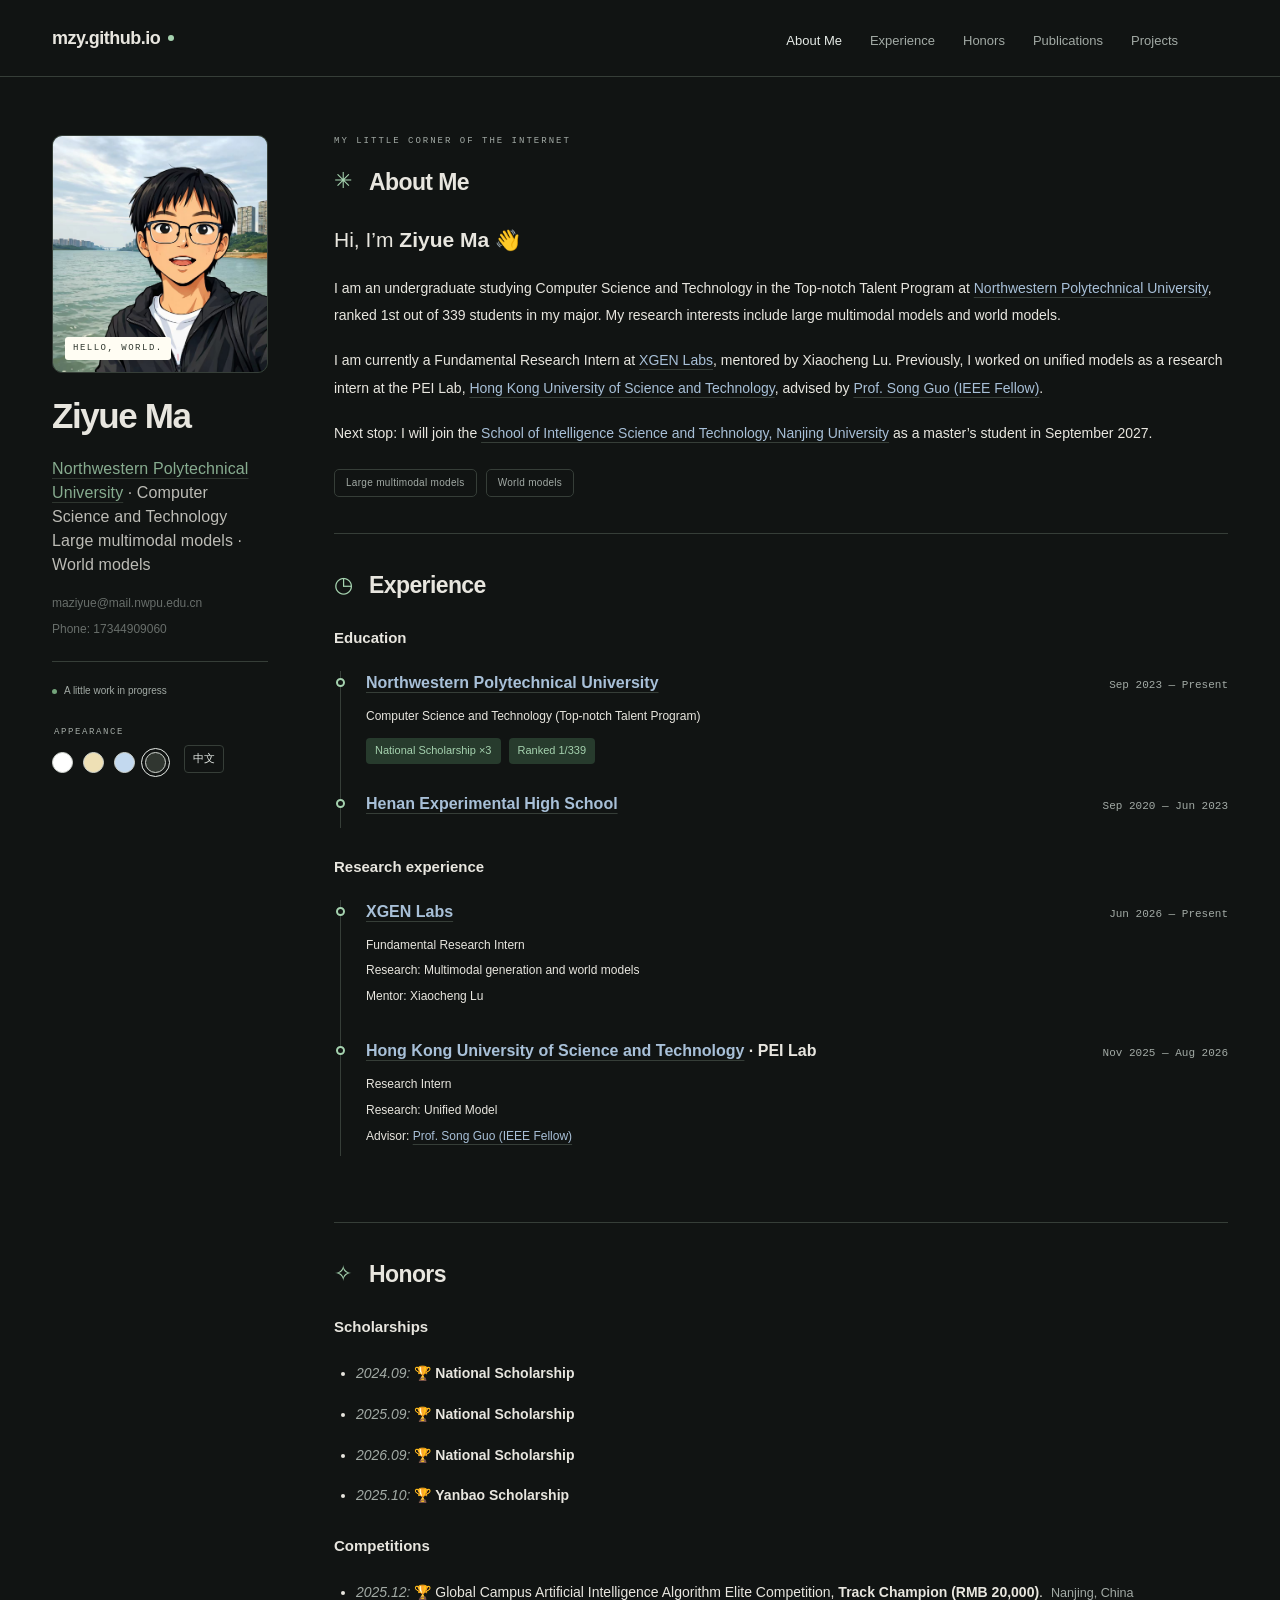
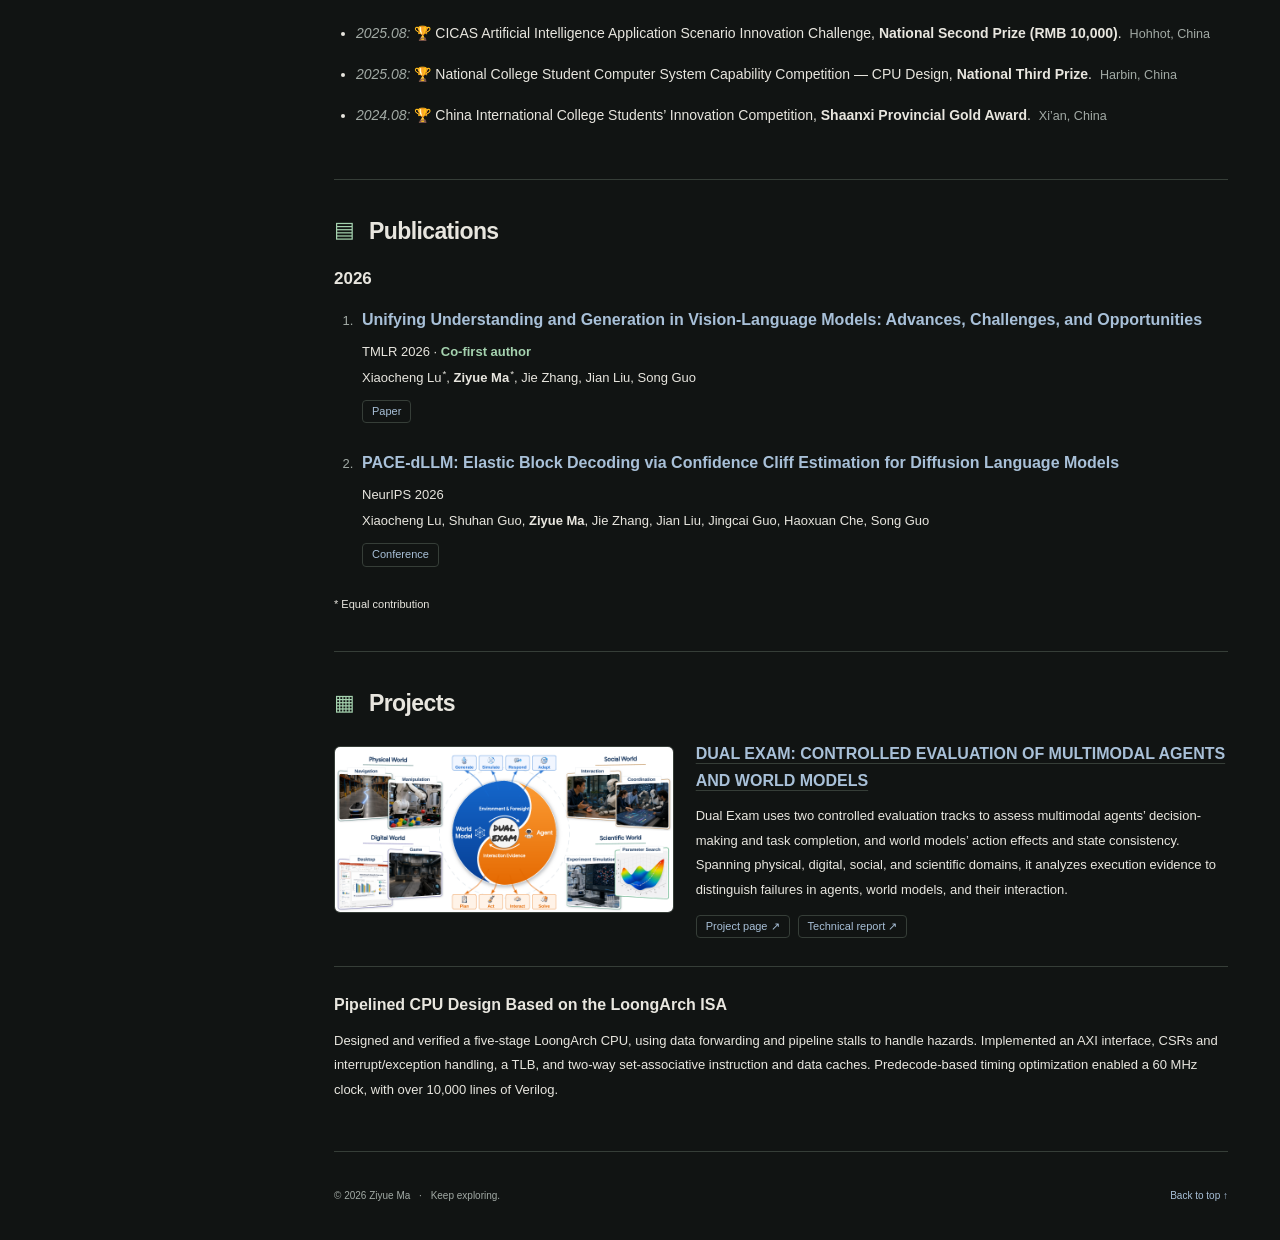
<file: index.html>
<!doctype html>
    <html lang="en" data-theme="dark"><head><meta charset="utf-8"><meta name="viewport" content="width=device-width,initial-scale=1">
    <title>mzy.github.io — Ziyue Ma</title><meta name="description" content="I am an undergraduate studying Computer Science and Technology in the Top-notch Talent Program at Northwestern Polytechnical University, ranked 1st out of 339 students in my major. My research interests include large multimodal models and world models.">
    <meta name="color-scheme" content="light dark"><link rel="icon" href="assets/images/favicon.svg" type="image/svg+xml">
    <link rel="stylesheet" href="assets/css/template.css"><link rel="stylesheet" href="assets/css/template-additions.css"><link rel="stylesheet" href="assets/css/site.css?v=b4e2280e0db6">
    <script>try{const t=localStorage.getItem('mzy-theme-v2');if(['light','yellow','blue','dark'].includes(t)){if(t==='light')delete document.documentElement.dataset.theme;else document.documentElement.dataset.theme=t;}}catch(e){}</script>
    <script src="assets/js/site.js" defer></script></head>
    <body><a class="skip-link" href="#about">Skip to content</a>
    <header class="masthead"><div class="masthead__inner-wrap"><a href="#about" class="site-brand">mzy.github.io<span class="brand-dot"></span></a><nav id="site-nav" class="site-nav" aria-label="Main navigation"><ul class="site-nav__links"><li><a class="site-nav__link" href="#about">About Me</a></li><li><a class="site-nav__link" href="#experience">Experience</a></li><li><a class="site-nav__link" href="#honors">Honors</a></li><li><a class="site-nav__link" href="#publications">Publications</a></li><li><a class="site-nav__link" href="#projects">Projects</a></li></ul></nav></div></header>
    <div id="main" role="main"><aside class="sidebar sticky"><div class="profile_box">
    <div class="author__avatar"><div class="portrait-frame"><img src="assets/images/portrait.jpg" alt="Ziyue Ma’s portrait" width="1024" height="1536"><span class="portrait-tag">HELLO, WORLD.</span></div></div>
    <div class="author__content"><h1 class="author__name">Ziyue Ma</h1></div>
    <p class="author__direction"><a class="profile-reference" href="https://www.nwpu.edu.cn/" target="_blank" rel="noopener noreferrer">Northwestern Polytechnical University</a> · Computer Science and Technology<br>Large multimodal models · World models</p>
    <div class="author__social-icons"><a class="email-link" href="mailto:maziyue@mail.nwpu.edu.cn" aria-label="Email maziyue@mail.nwpu.edu.cn">maziyue@mail.nwpu.edu.cn</a><a class="phone-link" href="tel:17344909060">Phone: 17344909060</a></div>
    <div class="profile-note"><span class="status-dot"></span> A little work in progress</div>
    <div class="appearance-controls"><fieldset class="theme-picker"><legend>APPEARANCE</legend><button type="button" data-theme-choice="light" aria-label="Light theme" aria-pressed="true"></button><button type="button" data-theme-choice="yellow" aria-label="Warm theme" aria-pressed="false"></button><button type="button" data-theme-choice="blue" aria-label="Blue theme" aria-pressed="false"></button><button type="button" data-theme-choice="dark" aria-label="Dark theme" aria-pressed="false"></button></fieldset><a class="language-toggle" href="zh.html" lang="zh-CN" aria-label="切换为中文">中文</a></div>
    </div></aside>
    <article class="page"><div class="page__inner-wrap"><div class="page__content">
    <section id="about" class="about-section"><div class="section-kicker">MY LITTLE CORNER OF THE INTERNET</div><h2><span class="section-symbol" aria-hidden="true">✳</span> About Me</h2><p class="intro-lead">Hi, I’m <strong>Ziyue Ma</strong><span class="wave"> 👋</span></p><p>I am an undergraduate studying Computer Science and Technology in the Top-notch Talent Program at <a class="profile-reference" href="https://www.nwpu.edu.cn/" target="_blank" rel="noopener noreferrer">Northwestern Polytechnical University</a>, ranked 1st out of 339 students in my major. My research interests include large multimodal models and world models.</p><p>I am currently a Fundamental Research Intern at <a class="profile-reference" href="https://xgenlabs.ai/" target="_blank" rel="noopener noreferrer">XGEN Labs</a>, mentored by Xiaocheng Lu. Previously, I worked on unified models as a research intern at the PEI Lab, <a class="profile-reference" href="https://hkust.edu.hk/" target="_blank" rel="noopener noreferrer">Hong Kong University of Science and Technology</a>, advised by <a class="profile-reference" href="https://cse.hkust.edu.hk/~songguo/" target="_blank" rel="noopener noreferrer">Prof. Song Guo (IEEE Fellow)</a>.</p><p>Next stop: I will join the <a class="profile-reference" href="https://is.nju.edu.cn/" target="_blank" rel="noopener noreferrer">School of Intelligence Science and Technology, Nanjing University</a> as a master’s student in September 2027.</p><div class="topic-pills"><span>Large multimodal models</span><span>World models</span></div></section>
    <section id="experience"><h2><span class="section-symbol" aria-hidden="true">◷</span> Experience</h2><h3 class="experience-group-title">Education <span>EDUCATION</span></h3><ol class="personal-timeline"><li class="timeline-entry"><span class="timeline-point" aria-hidden="true"></span><div class="timeline-heading"><h4><a class="profile-reference" href="https://www.nwpu.edu.cn/" target="_blank" rel="noopener noreferrer">Northwestern Polytechnical University</a></h4><span class="timeline-date">Sep 2023 — Present</span></div><p class="timeline-detail">Computer Science and Technology (Top-notch Talent Program)</p><div class="academic-highlights"><span>National Scholarship ×3</span><span>Ranked 1/339</span></div></li><li class="timeline-entry"><span class="timeline-point" aria-hidden="true"></span><div class="timeline-heading"><h4><a class="profile-reference" href="https://www.hnssyzx.cn/" target="_blank" rel="noopener noreferrer">Henan Experimental High School</a></h4><span class="timeline-date">Sep 2020 — Jun 2023</span></div><div class="academic-highlights"></div></li></ol><h3 class="experience-group-title">Research experience <span>RESEARCH EXPERIENCE</span></h3><ol class="personal-timeline"><li class="timeline-entry"><span class="timeline-point" aria-hidden="true"></span><div class="timeline-heading"><h4><a class="profile-reference" href="https://xgenlabs.ai/" target="_blank" rel="noopener noreferrer">XGEN Labs</a></h4><span class="timeline-date">Jun 2026 — Present</span></div><p class="timeline-role">Fundamental Research Intern</p><p class="timeline-detail">Research: Multimodal generation and world models</p><p class="timeline-mentor">Mentor: Xiaocheng Lu</p></li><li class="timeline-entry"><span class="timeline-point" aria-hidden="true"></span><div class="timeline-heading"><h4><a class="profile-reference" href="https://hkust.edu.hk/" target="_blank" rel="noopener noreferrer">Hong Kong University of Science and Technology</a> · PEI Lab</h4><span class="timeline-date">Nov 2025 — Aug 2026</span></div><p class="timeline-role">Research Intern</p><p class="timeline-detail">Research: Unified Model</p><p class="timeline-mentor">Advisor: <a class="profile-reference" href="https://cse.hkust.edu.hk/~songguo/" target="_blank" rel="noopener noreferrer">Prof. Song Guo (IEEE Fellow)</a></p></li></ol></section>
    <section id="honors"><h2><span class="section-symbol" aria-hidden="true">✧</span> Honors</h2><h3 class="experience-group-title">Scholarships <span>SCHOLARSHIPS</span></h3><ul class="honor-list"><li class="honor-row"><p><em><time datetime="2024-09">2024.09</time>:</em> 🏆 <strong class="honor-emphasized">National Scholarship</strong></p></li><li class="honor-row"><p><em><time datetime="2025-09">2025.09</time>:</em> 🏆 <strong class="honor-emphasized">National Scholarship</strong></p></li><li class="honor-row"><p><em><time datetime="2026-09">2026.09</time>:</em> 🏆 <strong class="honor-emphasized">National Scholarship</strong></p></li><li class="honor-row"><p><em><time datetime="2025-10">2025.10</time>:</em> 🏆 <strong>Yanbao Scholarship</strong></p></li></ul><h3 class="experience-group-title">Competitions <span>COMPETITIONS</span></h3><ul class="honor-list"><li class="honor-row"><p><em><time datetime="2025-12">2025.12</time>:</em> 🏆 Global Campus Artificial Intelligence Algorithm Elite Competition, <strong>Track Champion (RMB 20,000)</strong>.<span class="honor-location">Nanjing, China</span></p></li><li class="honor-row"><p><em><time datetime="2025-08">2025.08</time>:</em> 🏆 CICAS Artificial Intelligence Application Scenario Innovation Challenge, <strong>National Second Prize (RMB 10,000)</strong>.<span class="honor-location">Hohhot, China</span></p></li><li class="honor-row"><p><em><time datetime="2025-08">2025.08</time>:</em> 🏆 National College Student Computer System Capability Competition — CPU Design, <strong>National Third Prize</strong>.<span class="honor-location">Harbin, China</span></p></li><li class="honor-row"><p><em><time datetime="2024-08">2024.08</time>:</em> 🏆 China International College Students’ Innovation Competition, <strong>Shaanxi Provincial Gold Award</strong>.<span class="honor-location">Xi’an, China</span></p></li></ul></section>
    <section id="publications"><h2><span class="section-symbol" aria-hidden="true">▤</span> Publications</h2><h3 class="publication-year">2026</h3><ol class="publication-list"><li class="publication-item"><h3 class="publication-title"><a href="https://openreview.net/pdf?id=AIMmeOrVFL" target="_blank" rel="noopener noreferrer">Unifying Understanding and Generation in Vision-Language Models: Advances, Challenges, and Opportunities</a></h3><p class="publication-venue">TMLR 2026 · <span class="publication-contribution">Co-first author</span></p><p class="publication-authors">Xiaocheng Lu<sup>*</sup>, <strong>Ziyue Ma</strong><sup>*</sup>, Jie Zhang, Jian Liu, Song Guo</p><div class="publication-links"><a href="https://openreview.net/pdf?id=AIMmeOrVFL" target="_blank" rel="noopener noreferrer">Paper</a></div></li><li class="publication-item"><h3 class="publication-title"><a href="https://neurips.cc/virtual/2026/loc/sydney/poster/149141" target="_blank" rel="noopener noreferrer">PACE-dLLM: Elastic Block Decoding via Confidence Cliff Estimation for Diffusion Language Models</a></h3><p class="publication-venue">NeurIPS 2026</p><p class="publication-authors">Xiaocheng Lu, Shuhan Guo, <strong>Ziyue Ma</strong>, Jie Zhang, Jian Liu, Jingcai Guo, Haoxuan Che, Song Guo</p><div class="publication-links"><a href="https://neurips.cc/virtual/2026/loc/sydney/poster/149141" target="_blank" rel="noopener noreferrer">Conference</a></div></li></ol><p class="publication-note">* Equal contribution</p></section>
    <section id="projects"><h2><span class="section-symbol" aria-hidden="true">▦</span> Projects</h2><div class="research-projects"><article class="research-project research-project-with-image"><div class="research-project-image"><img src="assets/images/dual-exam.png" alt="DUAL EXAM evaluation framework for multimodal agents and world models across physical, digital, social, and scientific domains" width="1600" height="780" loading="lazy"></div><div class="research-project-content"><h3><a class="profile-reference" href="https://xgenlabs.ai/research/dual-exam/" target="_blank" rel="noopener noreferrer">DUAL EXAM: CONTROLLED EVALUATION OF MULTIMODAL AGENTS AND WORLD MODELS</a></h3><p>Dual Exam uses two controlled evaluation tracks to assess multimodal agents’ decision-making and task completion, and world models’ action effects and state consistency. Spanning physical, digital, social, and scientific domains, it analyzes execution evidence to distinguish failures in agents, world models, and their interaction.</p><div class="publication-links"><a class="project-page-link" href="https://xgenlabs.ai/research/dual-exam/" target="_blank" rel="noopener noreferrer">Project page ↗</a><a class="project-page-link" href="https://arxiv.org/abs/2610.31066" target="_blank" rel="noopener noreferrer">Technical report ↗</a></div></div></article><article class="research-project"><div class="research-project-content"><h3>Pipelined CPU Design Based on the LoongArch ISA</h3><p>Designed and verified a five-stage LoongArch CPU, using data forwarding and pipeline stalls to handle hazards. Implemented an AXI interface, CSRs and interrupt/exception handling, a TLB, and two-way set-associative instruction and data caches. Predecode-based timing optimization enabled a 60 MHz clock, with over 10,000 lines of Verilog.</p><div class="publication-links"></div></div></article></div></section>
    <footer class="site-footer"><span>© 2026 Ziyue Ma <span class="footer-dot">·</span> Keep exploring.</span><a href="#about">Back to top ↑</a></footer>
    </div></div></article></div><noscript><p class="noscript-note">Content and links work without JavaScript. Theme switching requires JavaScript.</p></noscript></body></html>
</file>
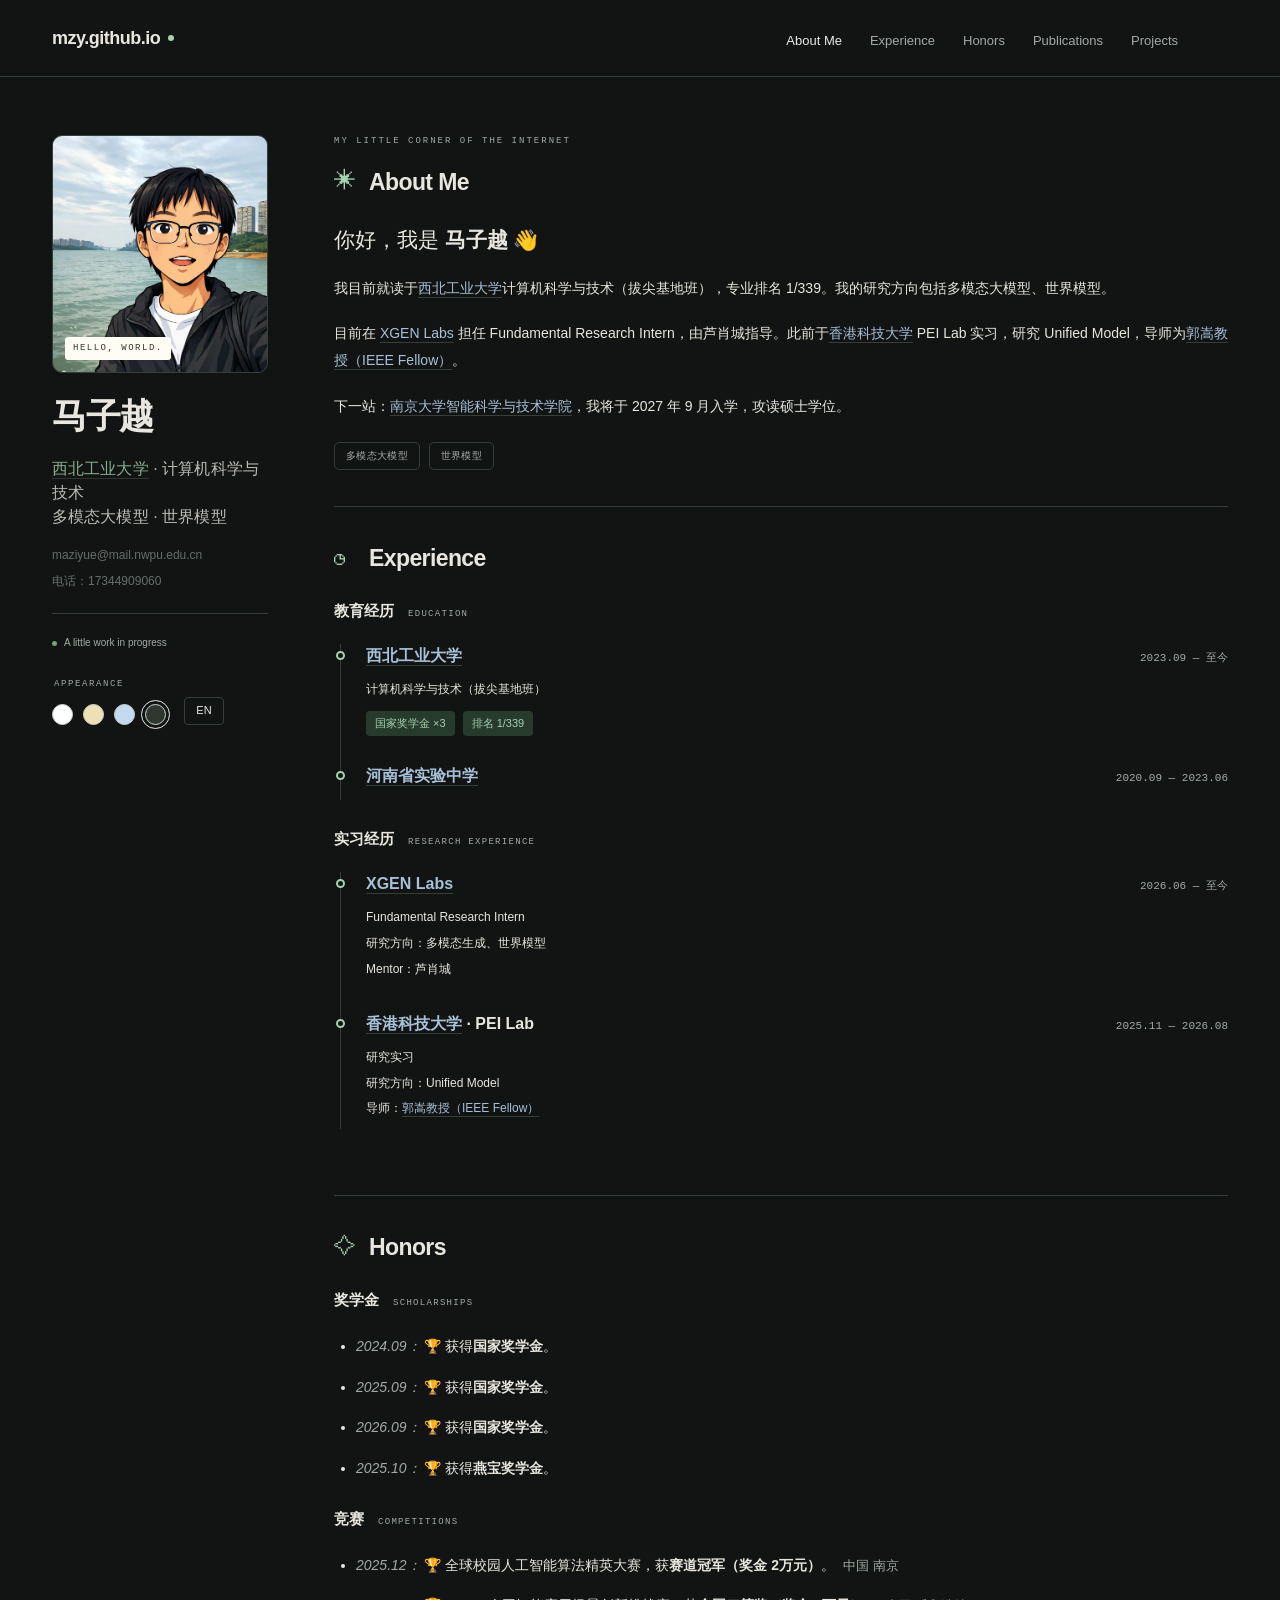
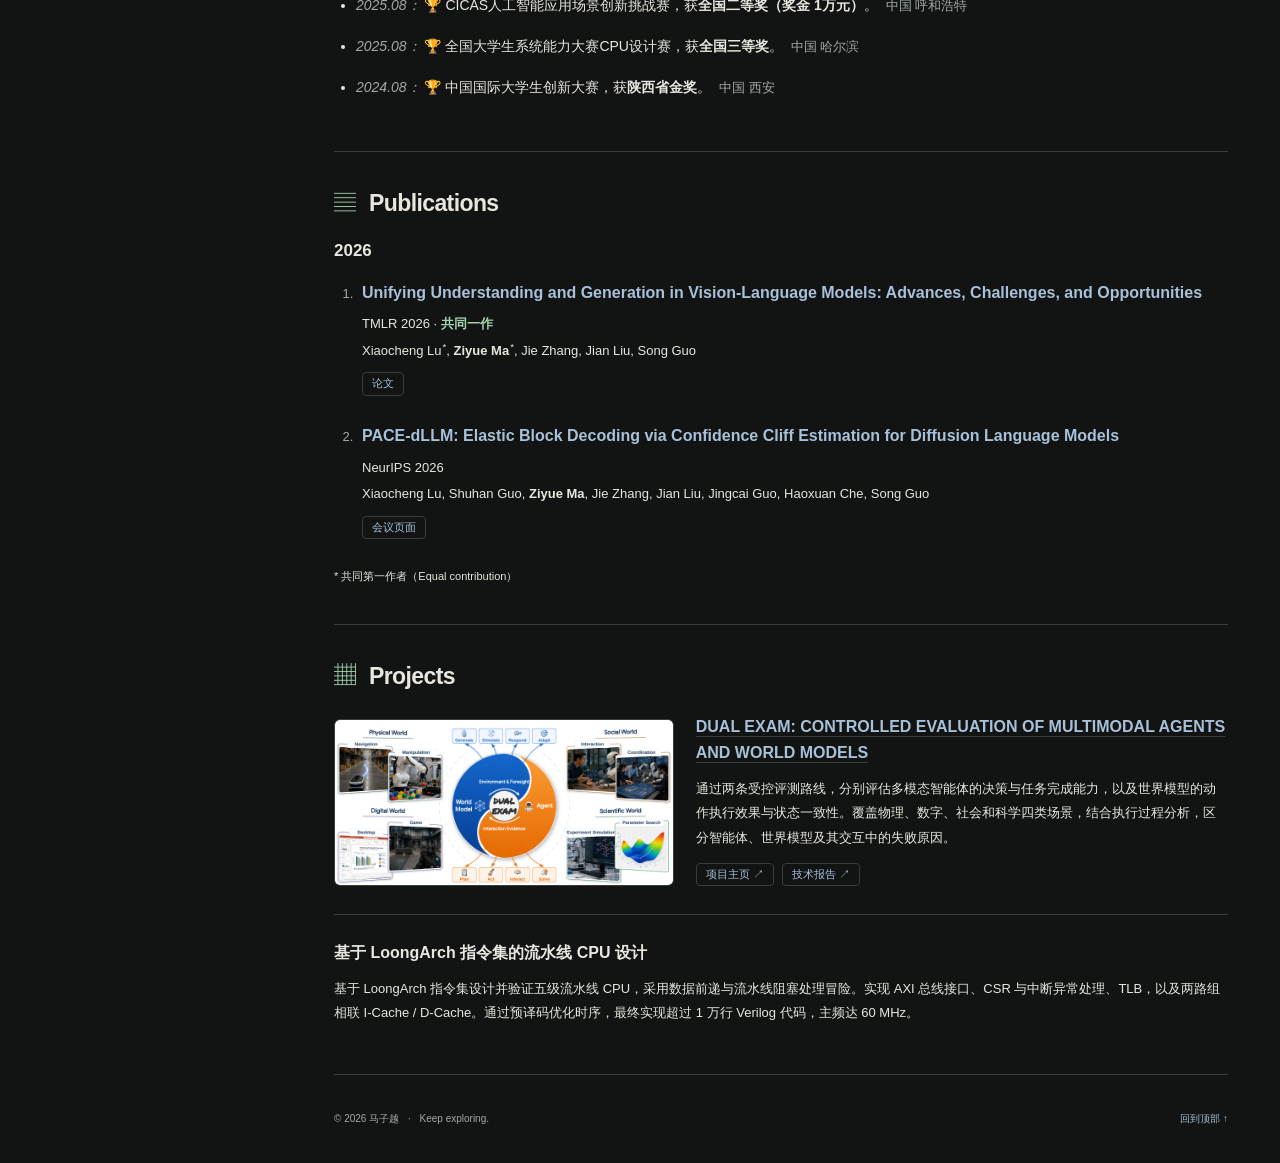
<file: zh.html>
<!doctype html>
    <html lang="zh-CN" data-theme="dark"><head><meta charset="utf-8"><meta name="viewport" content="width=device-width,initial-scale=1">
    <title>mzy.github.io — 马子越</title><meta name="description" content="我目前就读于西北工业大学计算机科学与技术（拔尖基地班），专业排名 1/339。我的研究方向包括多模态大模型、世界模型。">
    <meta name="color-scheme" content="light dark"><link rel="icon" href="assets/images/favicon.svg" type="image/svg+xml">
    <link rel="stylesheet" href="assets/css/template.css"><link rel="stylesheet" href="assets/css/template-additions.css"><link rel="stylesheet" href="assets/css/site.css?v=b4e2280e0db6">
    <script>try{const t=localStorage.getItem('mzy-theme-v2');if(['light','yellow','blue','dark'].includes(t)){if(t==='light')delete document.documentElement.dataset.theme;else document.documentElement.dataset.theme=t;}}catch(e){}</script>
    <script src="assets/js/site.js" defer></script></head>
    <body><a class="skip-link" href="#about">跳到正文</a>
    <header class="masthead"><div class="masthead__inner-wrap"><a href="#about" class="site-brand">mzy.github.io<span class="brand-dot"></span></a><nav id="site-nav" class="site-nav" aria-label="主页导航"><ul class="site-nav__links"><li><a class="site-nav__link" href="#about">About Me</a></li><li><a class="site-nav__link" href="#experience">Experience</a></li><li><a class="site-nav__link" href="#honors">Honors</a></li><li><a class="site-nav__link" href="#publications">Publications</a></li><li><a class="site-nav__link" href="#projects">Projects</a></li></ul></nav></div></header>
    <div id="main" role="main"><aside class="sidebar sticky"><div class="profile_box">
    <div class="author__avatar"><div class="portrait-frame"><img src="assets/images/portrait.jpg" alt="马子越的头像" width="1024" height="1536"><span class="portrait-tag">HELLO, WORLD.</span></div></div>
    <div class="author__content"><h1 class="author__name">马子越</h1></div>
    <p class="author__direction"><a class="profile-reference" href="https://www.nwpu.edu.cn/" target="_blank" rel="noopener noreferrer">西北工业大学</a> · 计算机科学与技术<br>多模态大模型 · 世界模型</p>
    <div class="author__social-icons"><a class="email-link" href="mailto:maziyue@mail.nwpu.edu.cn" aria-label="发送邮件至 maziyue@mail.nwpu.edu.cn">maziyue@mail.nwpu.edu.cn</a><a class="phone-link" href="tel:17344909060">电话：17344909060</a></div>
    <div class="profile-note"><span class="status-dot"></span> A little work in progress</div>
    <div class="appearance-controls"><fieldset class="theme-picker"><legend>APPEARANCE</legend><button type="button" data-theme-choice="light" aria-label="白色主题" aria-pressed="true"></button><button type="button" data-theme-choice="yellow" aria-label="暖色主题" aria-pressed="false"></button><button type="button" data-theme-choice="blue" aria-label="蓝色主题" aria-pressed="false"></button><button type="button" data-theme-choice="dark" aria-label="深色主题" aria-pressed="false"></button></fieldset><a class="language-toggle" href="index.html" lang="en" aria-label="Switch to English">EN</a></div>
    </div></aside>
    <article class="page"><div class="page__inner-wrap"><div class="page__content">
    <section id="about" class="about-section"><div class="section-kicker">MY LITTLE CORNER OF THE INTERNET</div><h2><span class="section-symbol" aria-hidden="true">✳</span> About Me</h2><p class="intro-lead">你好，我是 <strong>马子越</strong><span class="wave"> 👋</span></p><p>我目前就读于<a class="profile-reference" href="https://www.nwpu.edu.cn/" target="_blank" rel="noopener noreferrer">西北工业大学</a>计算机科学与技术（拔尖基地班），专业排名 1/339。我的研究方向包括多模态大模型、世界模型。</p><p>目前在 <a class="profile-reference" href="https://xgenlabs.ai/" target="_blank" rel="noopener noreferrer">XGEN Labs</a> 担任 Fundamental Research Intern，由芦肖城指导。此前于<a class="profile-reference" href="https://hkust.edu.hk/" target="_blank" rel="noopener noreferrer">香港科技大学</a> PEI Lab 实习，研究 Unified Model，导师为<a class="profile-reference" href="https://cse.hkust.edu.hk/~songguo/" target="_blank" rel="noopener noreferrer">郭嵩教授（IEEE Fellow）</a>。</p><p>下一站：<a class="profile-reference" href="https://is.nju.edu.cn/" target="_blank" rel="noopener noreferrer">南京大学智能科学与技术学院</a>，我将于 2027 年 9 月入学，攻读硕士学位。</p><div class="topic-pills"><span>多模态大模型</span><span>世界模型</span></div></section>
    <section id="experience"><h2><span class="section-symbol" aria-hidden="true">◷</span> Experience</h2><h3 class="experience-group-title">教育经历 <span>EDUCATION</span></h3><ol class="personal-timeline"><li class="timeline-entry"><span class="timeline-point" aria-hidden="true"></span><div class="timeline-heading"><h4><a class="profile-reference" href="https://www.nwpu.edu.cn/" target="_blank" rel="noopener noreferrer">西北工业大学</a></h4><span class="timeline-date">2023.09 — 至今</span></div><p class="timeline-detail">计算机科学与技术（拔尖基地班）</p><div class="academic-highlights"><span>国家奖学金 ×3</span><span>排名 1/339</span></div></li><li class="timeline-entry"><span class="timeline-point" aria-hidden="true"></span><div class="timeline-heading"><h4><a class="profile-reference" href="https://www.hnssyzx.cn/" target="_blank" rel="noopener noreferrer">河南省实验中学</a></h4><span class="timeline-date">2020.09 — 2023.06</span></div><div class="academic-highlights"></div></li></ol><h3 class="experience-group-title">实习经历 <span>RESEARCH EXPERIENCE</span></h3><ol class="personal-timeline"><li class="timeline-entry"><span class="timeline-point" aria-hidden="true"></span><div class="timeline-heading"><h4><a class="profile-reference" href="https://xgenlabs.ai/" target="_blank" rel="noopener noreferrer">XGEN Labs</a></h4><span class="timeline-date">2026.06 — 至今</span></div><p class="timeline-role">Fundamental Research Intern</p><p class="timeline-detail">研究方向：多模态生成、世界模型</p><p class="timeline-mentor">Mentor：芦肖城</p></li><li class="timeline-entry"><span class="timeline-point" aria-hidden="true"></span><div class="timeline-heading"><h4><a class="profile-reference" href="https://hkust.edu.hk/" target="_blank" rel="noopener noreferrer">香港科技大学</a> · PEI Lab</h4><span class="timeline-date">2025.11 — 2026.08</span></div><p class="timeline-role">研究实习</p><p class="timeline-detail">研究方向：Unified Model</p><p class="timeline-mentor">导师：<a class="profile-reference" href="https://cse.hkust.edu.hk/~songguo/" target="_blank" rel="noopener noreferrer">郭嵩教授（IEEE Fellow）</a></p></li></ol></section>
    <section id="honors"><h2><span class="section-symbol" aria-hidden="true">✧</span> Honors</h2><h3 class="experience-group-title">奖学金 <span>SCHOLARSHIPS</span></h3><ul class="honor-list"><li class="honor-row"><p><em><time datetime="2024-09">2024.09</time>：</em> 🏆 获得<strong class="honor-emphasized">国家奖学金</strong>。</p></li><li class="honor-row"><p><em><time datetime="2025-09">2025.09</time>：</em> 🏆 获得<strong class="honor-emphasized">国家奖学金</strong>。</p></li><li class="honor-row"><p><em><time datetime="2026-09">2026.09</time>：</em> 🏆 获得<strong class="honor-emphasized">国家奖学金</strong>。</p></li><li class="honor-row"><p><em><time datetime="2025-10">2025.10</time>：</em> 🏆 获得<strong>燕宝奖学金</strong>。</p></li></ul><h3 class="experience-group-title">竞赛 <span>COMPETITIONS</span></h3><ul class="honor-list"><li class="honor-row"><p><em><time datetime="2025-12">2025.12</time>：</em> 🏆 全球校园人工智能算法精英大赛，获<strong>赛道冠军（奖金 2万元）</strong>。<span class="honor-location">中国 南京</span></p></li><li class="honor-row"><p><em><time datetime="2025-08">2025.08</time>：</em> 🏆 CICAS人工智能应用场景创新挑战赛，获<strong>全国二等奖（奖金 1万元）</strong>。<span class="honor-location">中国 呼和浩特</span></p></li><li class="honor-row"><p><em><time datetime="2025-08">2025.08</time>：</em> 🏆 全国大学生系统能力大赛CPU设计赛，获<strong>全国三等奖</strong>。<span class="honor-location">中国 哈尔滨</span></p></li><li class="honor-row"><p><em><time datetime="2024-08">2024.08</time>：</em> 🏆 中国国际大学生创新大赛，获<strong>陕西省金奖</strong>。<span class="honor-location">中国 西安</span></p></li></ul></section>
    <section id="publications"><h2><span class="section-symbol" aria-hidden="true">▤</span> Publications</h2><h3 class="publication-year">2026</h3><ol class="publication-list"><li class="publication-item"><h3 class="publication-title"><a href="https://openreview.net/pdf?id=AIMmeOrVFL" target="_blank" rel="noopener noreferrer">Unifying Understanding and Generation in Vision-Language Models: Advances, Challenges, and Opportunities</a></h3><p class="publication-venue">TMLR 2026 · <span class="publication-contribution">共同一作</span></p><p class="publication-authors">Xiaocheng Lu<sup>*</sup>, <strong>Ziyue Ma</strong><sup>*</sup>, Jie Zhang, Jian Liu, Song Guo</p><div class="publication-links"><a href="https://openreview.net/pdf?id=AIMmeOrVFL" target="_blank" rel="noopener noreferrer">论文</a></div></li><li class="publication-item"><h3 class="publication-title"><a href="https://neurips.cc/virtual/2026/loc/sydney/poster/149141" target="_blank" rel="noopener noreferrer">PACE-dLLM: Elastic Block Decoding via Confidence Cliff Estimation for Diffusion Language Models</a></h3><p class="publication-venue">NeurIPS 2026</p><p class="publication-authors">Xiaocheng Lu, Shuhan Guo, <strong>Ziyue Ma</strong>, Jie Zhang, Jian Liu, Jingcai Guo, Haoxuan Che, Song Guo</p><div class="publication-links"><a href="https://neurips.cc/virtual/2026/loc/sydney/poster/149141" target="_blank" rel="noopener noreferrer">会议页面</a></div></li></ol><p class="publication-note">* 共同第一作者（Equal contribution）</p></section>
    <section id="projects"><h2><span class="section-symbol" aria-hidden="true">▦</span> Projects</h2><div class="research-projects"><article class="research-project research-project-with-image"><div class="research-project-image"><img src="assets/images/dual-exam.png" alt="DUAL EXAM：多模态智能体与世界模型在物理、数字、社会和科学场景中的评测框架" width="1600" height="780" loading="lazy"></div><div class="research-project-content"><h3><a class="profile-reference" href="https://xgenlabs.ai/research/dual-exam/" target="_blank" rel="noopener noreferrer">DUAL EXAM: CONTROLLED EVALUATION OF MULTIMODAL AGENTS AND WORLD MODELS</a></h3><p>通过两条受控评测路线，分别评估多模态智能体的决策与任务完成能力，以及世界模型的动作执行效果与状态一致性。覆盖物理、数字、社会和科学四类场景，结合执行过程分析，区分智能体、世界模型及其交互中的失败原因。</p><div class="publication-links"><a class="project-page-link" href="https://xgenlabs.ai/research/dual-exam/" target="_blank" rel="noopener noreferrer">项目主页 ↗</a><a class="project-page-link" href="https://arxiv.org/abs/2610.31066" target="_blank" rel="noopener noreferrer">技术报告 ↗</a></div></div></article><article class="research-project"><div class="research-project-content"><h3>基于 LoongArch 指令集的流水线 CPU 设计</h3><p>基于 LoongArch 指令集设计并验证五级流水线 CPU，采用数据前递与流水线阻塞处理冒险。实现 AXI 总线接口、CSR 与中断异常处理、TLB，以及两路组相联 I-Cache / D-Cache。通过预译码优化时序，最终实现超过 1 万行 Verilog 代码，主频达 60 MHz。</p><div class="publication-links"></div></div></article></div></section>
    <footer class="site-footer"><span>© 2026 马子越 <span class="footer-dot">·</span> Keep exploring.</span><a href="#about">回到顶部 ↑</a></footer>
    </div></div></article></div><noscript><p class="noscript-note">正文与项目链接可正常浏览；主题切换需要 JavaScript。</p></noscript></body></html>
</file>
<file: assets/css/template.css>
a:focus{outline:thin dotted #f89406;outline:5px auto #f89406;outline-offset:-2px}*,*:before,*:after{-moz-box-sizing:border-box;-webkit-box-sizing:border-box;box-sizing:border-box}html{box-sizing:border-box;background-color:#fff;font-size:15px;-webkit-text-size-adjust:100%;-ms-text-size-adjust:100%}body{margin:0}::-moz-selection{color:#fff;background:#000}::selection{color:#fff;background:#000}article,aside,details,figcaption,figure,footer,header,hgroup,main,nav,section{display:block}audio,canvas,video{display:inline-block;*display:inline;*zoom:1}audio:not([controls]){display:none}a{color:#224b8d}a:hover,a:active{outline:0}sub,sup{position:relative;font-size:75%;line-height:0;vertical-align:baseline}sup{top:-0.5em}sub{bottom:-0.25em}img{max-width:100%;width:auto\9;height:auto;vertical-align:middle;border:0;-ms-interpolation-mode:bicubic}#map_canvas img,.google-maps img{max-width:none}button,input,select,textarea{margin:0;font-size:100%;vertical-align:middle}button,input{*overflow:visible;line-height:normal}button::-moz-focus-inner,input::-moz-focus-inner{padding:0;border:0}button,html input[type="button"],input[type="reset"],input[type="submit"]{-webkit-appearance:button;cursor:pointer}label,select,button,input[type="button"],input[type="reset"],input[type="submit"],input[type="radio"],input[type="checkbox"]{cursor:pointer}input[type="search"]{box-sizing:content-box;-webkit-appearance:textfield}input[type="search"]::-webkit-search-decoration,input[type="search"]::-webkit-search-cancel-button{-webkit-appearance:none}textarea{overflow:auto;vertical-align:top}html{position:relative;min-height:100%}body{margin:0;padding:0;padding-bottom:0em;color:#494e52;font-family:"Trebuchet MS",Helvetica,sans-serif;line-height:1.5}body.overflow--hidden{overflow:hidden}h1,h2,h3,h4,h5,h6{margin:1em 0 0.5em;line-height:1.2;font-family:"Trebuchet MS",Helvetica,sans-serif;font-weight:bold}h1{margin-top:1em;font-size:1.4em}h2{font-size:1.2em}h3{font-size:1em}h4{font-size:1em}h5{font-size:1em}h6{font-size:1em}small,.small{font-size:1em}p{margin-bottom:0.5em}u,ins{text-decoration:none;border-bottom:1px solid #494e52}u a,ins a{color:inherit}ul{padding-inline-start:2em;margin-block-start:0.5em}del a{color:inherit}p,pre,blockquote,ul,ol,dl,figure,table,fieldset{orphans:3;widows:3}abbr[title],abbr[data-original-title]{text-decoration:none;cursor:help;border-bottom:1px dotted #494e52}blockquote{margin:2em 1em 2em 0;padding-left:1em;padding-right:1em;font-style:italic;border-left:0.25em solid #7a8288}blockquote cite{font-style:italic}blockquote cite:before{content:"\2014";padding-right:5px}a:hover,a:active{outline:0}tt,code,kbd,samp,pre{font-family:Monaco,Consolas,"Lucida Console",monospace}pre{overflow-x:auto}p>code,a>code,li>code,figcaption>code,td>code{padding-top:0.1rem;padding-bottom:0.1rem;font-size:1em;background:#fafafa;border:1px solid #f2f3f3;border-radius:4px;box-shadow:0 1px 1px rgba(0,0,0,0.125)}p>code:before,p>code:after,a>code:before,a>code:after,li>code:before,li>code:after,figcaption>code:before,figcaption>code:after,td>code:before,td>code:after{letter-spacing:-0.2em;content:"\00a0"}hr{display:block;margin:1em 0;border:0;border-top:1px solid #f2f3f3}ul li,ol li{margin-bottom:0.5em}li ul,li ol{margin-top:0.5em}figure{display:-webkit-box;display:flex;-webkit-box-pack:justify;justify-content:space-between;-webkit-box-align:start;align-items:flex-start;flex-wrap:wrap;margin:2em 0}figure img,figure iframe,figure .fluid-width-video-wrapper{margin-bottom:1em}figure img{width:100%;border-radius:4px;-webkit-transition:all 0.2s ease-in-out;transition:all 0.2s ease-in-out}figure>a{display:block}@media (min-width: 37.5em){figure.half>a,figure.half>img{width:calc(50% - 0.5em)}}figure.half figcaption{width:100%}@media (min-width: 37.5em){figure.third>a,figure.third>img{width:calc(33.3333% - 0.5em)}}figure.third figcaption{width:100%}figcaption{margin-bottom:0.5em;color:#777a7d;font-family:Georgia,Times,serif;font-size:1em}figcaption a{color:inherit;text-decoration:none;border-bottom:1px solid #bdc1c4;-webkit-transition:all 0.2s ease-in-out;transition:all 0.2s ease-in-out}figcaption a:hover{color:#000;border-bottom-color:#000}svg:not(:root){overflow:hidden}nav ul{margin:0;padding:0}nav li{list-style:none}nav a{text-decoration:none}nav ul li,nav ol li{margin-bottom:0}nav li ul,nav li ol{margin-top:0}b,i,strong,em,blockquote,p,q,span,figure,img,h1,h2,header,input,a,tr,td,form button,input[type="submit"],.btn,#goog-wm-sb,.highlight,.archive__item-teaser{-webkit-transition:all 0.2s ease-in-out;transition:all 0.2s ease-in-out}.hidden{display:none;visibility:hidden}.load{display:none}.transparent{opacity:0}.visually-hidden,.screen-reader-text,.screen-reader-text span,.screen-reader-shortcut{position:absolute !important;clip:rect(1px, 1px, 1px, 1px);height:1px !important;width:1px !important;border:0 !important;overflow:hidden}body:hover .visually-hidden a,body:hover .visually-hidden input,body:hover .visually-hidden button{display:none !important}.screen-reader-text:focus,.screen-reader-shortcut:focus{clip:auto !important;height:auto !important;width:auto !important;display:block;font-size:1em;font-weight:bold;padding:15px 23px 14px;background:#fff;z-index:100000;text-decoration:none;box-shadow:0 0 2px 2px rgba(0,0,0,0.6)}.skip-link{position:fixed;z-index:20;margin:0;font-family:"Trebuchet MS",Helvetica,sans-serif;white-space:nowrap}.skip-link li{height:0;width:0;list-style:none}.text-left{text-align:left}.text-center{text-align:center}.text-right{text-align:right}.text-justify{text-align:justify}.text-nowrap{white-space:nowrap}.cf{clear:both}.wrapper{max-width:925px;margin-left:auto;margin-right:auto}.wrapper:after{content:" ";display:block;clear:both}.align-left{display:block;margin-left:auto;margin-right:auto}@media (min-width: 37.5em){.align-left{float:left;margin-right:1em}}.align-right{display:block;margin-left:auto;margin-right:auto}@media (min-width: 37.5em){.align-right{float:right;margin-left:1em}}.align-center{display:block;margin-left:auto;margin-right:auto}@media (min-width: 57.8125em){.full{margin-right:-19.4915254237% !important}}.icon{display:inline-block;fill:currentColor;width:1em;height:1.1em;line-height:1;position:relative;top:-0.1em;vertical-align:middle}.social-icons .fa{color:#000}.social-icons .fa-behance,.social-icons .fa-behance-square{color:#1769FF}.social-icons .fa-dribbble{color:#ea4c89}.social-icons .fa-facebook,.social-icons .fa-facebook-square{color:#3b5998}.social-icons .fa-flickr{color:#ff0084}.social-icons .fa-foursquare{color:#0072b1}.social-icons .fa-github,.social-icons .fa-github-alt,.social-icons .fa-github-square{color:#171516}.social-icons .fa-google-plus,.social-icons .fa-google-plus-square{color:#dd4b39}.social-icons .fa-instagram{color:#517fa4}.social-icons .fa-lastfm,.social-icons .fa-lastfm-square{color:#d51007}.social-icons .fa-linkedin,.social-icons .fa-linkedin-square{color:#007bb6}.social-icons .fa-pinterest,.social-icons .fa-pinterest-p,.social-icons .fa-pinterest-square{color:#cb2027}.social-icons .fa-rss,.social-icons .fa-rss-square{color:#fa9b39}.social-icons .fa-soundcloud{color:#f30}.social-icons .fa-stack-exchange,.social-icons .fa-stack-overflow{color:#fe7a15}.social-icons .fa-tumblr,.social-icons .fa-tumblr-square{color:#32506d}.social-icons .fa-twitter,.social-icons .fa-twitter-square{color:#55acee}.social-icons .fa-vimeo,.social-icons .fa-vimeo-square{color:#1ab7ea}.social-icons .fa-vine{color:#00bf8f}.social-icons .fa-youtube,.social-icons .fa-youtube-square,.social-icons .fa-youtube-play{color:#b00}.social-icons .fa-xing,.social-icons .fa-xing-square{color:#006567}.navicon{position:relative;width:28px;height:4px;background:#fff;margin:auto;-webkit-transition:0.3s;transition:0.3s}.navicon:before,.navicon:after{content:"";position:absolute;left:0;width:28px;height:4px;background:#fff;-webkit-transition:0.3s;transition:0.3s}.navicon:before{top:-8px}.navicon:after{bottom:-8px}.close .navicon{background:transparent}.close .navicon:before,.close .navicon:after{-webkit-transform-origin:50% 50%;-ms-transform-origin:50% 50%;transform-origin:50% 50%;top:0;width:28px}.close .navicon:before{-webkit-transform:rotate3d(0, 0, 1, 45deg);transform:rotate3d(0, 0, 1, 45deg)}.close .navicon:after{-webkit-transform:rotate3d(0, 0, 1, -45deg);transform:rotate3d(0, 0, 1, -45deg)}@media (min-width: 57.8125em){.sticky{clear:both;position:-webkit-sticky;position:sticky;top:6em}.sticky::after{clear:both;content:"";display:table}.sticky>*{display:block}}.well{min-height:20px;padding:19px;margin-bottom:20px;background-color:#f5f5f5;border:1px solid #e3e3e3;border-radius:4px;box-shadow:inset 0 1px 1px rgba(0,0,0,0.05)}.show-modal{overflow:hidden;position:relative}.show-modal:before{position:absolute;content:"";top:0;left:0;width:100%;height:100%;z-index:999;background-color:rgba(255,255,255,0.85)}.show-modal .modal{display:block}.modal{display:none;position:fixed;width:300px;top:50%;left:50%;margin-left:-150px;margin-top:-150px;min-height:0;z-index:9999;background:#fff;border:1px solid #f2f3f3;border-radius:4px;box-shadow:0 1px 1px rgba(0,0,0,0.125)}.modal__title{margin:0;padding:0.5em 1em}.modal__supporting-text{padding:0 1em 0.5em 1em}.modal__actions{padding:0.5em 1em;border-top:1px solid #f2f3f3}.footnote{color:#9ba1a6;text-decoration:none}.footnotes{color:#9ba1a6}.footnotes ol,.footnotes li,.footnotes p{margin-bottom:0;font-size:1em}a.reversefootnote{color:#7a8288;text-decoration:none}a.reversefootnote:hover{text-decoration:underline}.required{color:#ee5f5b;font-weight:bold}@-webkit-keyframes intro{0%{opacity:0}100%{opacity:1}}@keyframes intro{0%{opacity:0}100%{opacity:1}}table{margin-bottom:1em;width:100%;font-family:"Trebuchet MS",Helvetica,sans-serif;font-size:1em;border-collapse:collapse}table+table{margin-top:1em}thead{background-color:#f2f3f3}th{padding:0.5em;font-weight:bold;text-align:left}tr{padding-bottom:.5em;padding-top:.5em}td{padding:.5em;border-bottom:1px solid #bdc1c4}tr,td,th{vertical-align:middle}.btn,#goog-wm-sb{display:inline-block;margin-bottom:0.25em;padding:0.5em 1em;color:#fff !important;font-family:"Trebuchet MS",Helvetica,sans-serif;font-size:1em;font-weight:bold;text-align:center;text-decoration:none;background-color:#7a8288;border:0 !important;border-radius:4px;cursor:pointer}.btn:hover,#goog-wm-sb:hover{background-color:#333}.btn .icon,#goog-wm-sb .icon{margin-right:0.5em}.btn .icon+.hidden,#goog-wm-sb .icon+.hidden{margin-left:-0.5em}.btn--block{display:block;width:100%}.btn--block+.btn--block{margin-top:0.25em}.btn--inverse{color:#7a8288 !important;border:1px solid #bdc1c4 !important;background-color:#fff}.btn--inverse:hover{color:#fff !important;border-color:#7a8288}.btn--light-outline{border:1px solid #fff !important;background-color:transparent}.btn--info{background-color:#224b8d}.btn--info:hover{background-color:#1b3c71}.btn--warning{background-color:#f89406}.btn--warning:hover{background-color:#c67605}.btn--success{background-color:#62c462}.btn--success:hover{background-color:#4e9d4e}.btn--danger{background-color:#ee5f5b}.btn--danger:hover{background-color:#be4c49}.btn--disabled{pointer-events:none;cursor:not-allowed;filter:alpha(opacity=65);box-shadow:none;opacity:0.65}.btn--facebook{background-color:#3b5998}.btn--facebook:hover{background-color:#2f477a}.btn--twitter{background-color:#55acee}.btn--twitter:hover{background-color:#448abe}.btn--google-plus{background-color:#dd4b39}.btn--google-plus:hover{background-color:#b13c2e}.btn--linkedin{background-color:#007bb6}.btn--linkedin:hover{background-color:#006292}.btn--x-large{font-size:1.2em}.btn--large{font-size:1em}.btn--small{font-size:.6875em}.notice{margin:2em 0 !important;padding:1em;font-family:"Trebuchet MS",Helvetica,sans-serif;font-size:1em ;text-indent:initial;background-color:#f8f9f9;border-radius:4px;box-shadow:0 1px 1px rgba(189,193,196,0.25)}.notice h4{margin-top:0 !important;margin-bottom:0.75em}.page__content .notice h4{margin-bottom:0;font-size:1em}.notice p:last-child{margin-bottom:0 !important}.notice h4+p{margin-top:0;padding-top:0}.notice a{color:#bdc1c4}.notice a:hover{color:#717476}.notice code{background-color:#fcfcfc}.notice ul:last-child{margin-bottom:0}.notice--primary{margin:2em 0 !important;padding:1em;font-family:"Trebuchet MS",Helvetica,sans-serif;font-size:1em ;text-indent:initial;background-color:#f2f3f3;border-radius:4px;box-shadow:0 1px 1px rgba(122,130,136,0.25)}.notice--primary h4{margin-top:0 !important;margin-bottom:0.75em}.page__content .notice--primary h4{margin-bottom:0;font-size:1em}.notice--primary p:last-child{margin-bottom:0 !important}.notice--primary h4+p{margin-top:0;padding-top:0}.notice--primary a{color:#7a8288}.notice--primary a:hover{color:#494e52}.notice--primary code{background-color:#f8f9f9}.notice--primary ul:last-child{margin-bottom:0}.notice--info{margin:2em 0 !important;padding:1em;font-family:"Trebuchet MS",Helvetica,sans-serif;font-size:1em ;text-indent:initial;background-color:#e9edf4;border-radius:4px;box-shadow:0 1px 1px rgba(34,75,141,0.25)}.notice--info h4{margin-top:0 !important;margin-bottom:0.75em}.page__content .notice--info h4{margin-bottom:0;font-size:1em}.notice--info p:last-child{margin-bottom:0 !important}.notice--info h4+p{margin-top:0;padding-top:0}.notice--info a{color:#224b8d}.notice--info a:hover{color:#142d55}.notice--info code{background-color:#f4f6f9}.notice--info ul:last-child{margin-bottom:0}.notice--warning{margin:2em 0 !important;padding:1em;font-family:"Trebuchet MS",Helvetica,sans-serif;font-size:1em ;text-indent:initial;background-color:#fef4e6;border-radius:4px;box-shadow:0 1px 1px rgba(248,148,6,0.25)}.notice--warning h4{margin-top:0 !important;margin-bottom:0.75em}.page__content .notice--warning h4{margin-bottom:0;font-size:1em}.notice--warning p:last-child{margin-bottom:0 !important}.notice--warning h4+p{margin-top:0;padding-top:0}.notice--warning a{color:#f89406}.notice--warning a:hover{color:#955904}.notice--warning code{background-color:#fffaf3}.notice--warning ul:last-child{margin-bottom:0}.notice--success{margin:2em 0 !important;padding:1em;font-family:"Trebuchet MS",Helvetica,sans-serif;font-size:1em ;text-indent:initial;background-color:#eff9ef;border-radius:4px;box-shadow:0 1px 1px rgba(98,196,98,0.25)}.notice--success h4{margin-top:0 !important;margin-bottom:0.75em}.page__content .notice--success h4{margin-bottom:0;font-size:1em}.notice--success p:last-child{margin-bottom:0 !important}.notice--success h4+p{margin-top:0;padding-top:0}.notice--success a{color:#62c462}.notice--success a:hover{color:#3b763b}.notice--success code{background-color:#f7fcf7}.notice--success ul:last-child{margin-bottom:0}.notice--danger{margin:2em 0 !important;padding:1em;font-family:"Trebuchet MS",Helvetica,sans-serif;font-size:1em ;text-indent:initial;background-color:#fdefef;border-radius:4px;box-shadow:0 1px 1px rgba(238,95,91,0.25)}.notice--danger h4{margin-top:0 !important;margin-bottom:0.75em}.page__content .notice--danger h4{margin-bottom:0;font-size:1em}.notice--danger p:last-child{margin-bottom:0 !important}.notice--danger h4+p{margin-top:0;padding-top:0}.notice--danger a{color:#ee5f5b}.notice--danger a:hover{color:#8f3937}.notice--danger code{background-color:#fef7f7}.notice--danger ul:last-child{margin-bottom:0}.masthead{font-size:21px;position:sticky;top:0;background-color:white;border-bottom:1px solid #f2f3f3;z-index:20}.masthead__inner-wrap{max-width:925px;margin-left:auto;margin-right:auto;clear:both;padding:.5em;font-family:"Trebuchet MS",Helvetica,sans-serif}.masthead__inner-wrap:after{content:" ";display:block;clear:both}.masthead__inner-wrap::after{clear:both;content:"";display:table}@media (min-width: 80em){.masthead__inner-wrap{max-width:1280px}}.masthead__inner-wrap nav{z-index:10}.masthead__inner-wrap a{text-decoration:none}.masthead__menu ul{margin:0;padding:0;clear:both;list-style-type:none}.masthead__menu-home-item{display:none !important}@media (min-width: 48em){.masthead__menu-home-item{display:block !important}}.masthead__menu-item{display:block;list-style-type:none;white-space:nowrap}.masthead__menu-item--lg{padding-right:2em;font-weight:700}.breadcrumbs{max-width:925px;margin-left:auto;margin-right:auto;clear:both;margin-top:0;margin-bottom:0;padding-left:2em;padding-right:2em;font-family:"Trebuchet MS",Helvetica,sans-serif;-webkit-animation:intro 0.3s both;animation:intro 0.3s both;-webkit-animation-delay:0.30s;animation-delay:0.30s}.breadcrumbs:after{content:" ";display:block;clear:both}.breadcrumbs::after{clear:both;content:"";display:table}@media (min-width: 57.8125em){.breadcrumbs{padding-left:1em;padding-right:1em}}@media (min-width: 80em){.breadcrumbs{max-width:1280px}}.breadcrumbs ol{padding:0;list-style:none;font-size:1em}@media (min-width: 57.8125em){.breadcrumbs ol{width:83.0508474576%;float:right;margin-right:0}}@media (min-width: 80em){.breadcrumbs ol{padding-left:4.2372881356%}}.breadcrumbs li{display:inline}.breadcrumbs .current{font-weight:bold}.pagination{clear:both;width:100%;float:left;margin-left:0;margin-right:0;clear:both;margin-top:1em;padding-top:1em}.pagination::after{clear:both;content:"";display:table}.pagination ul{margin:0;padding:0;list-style-type:none;font-family:"Trebuchet MS",Helvetica,sans-serif}.pagination li{display:block;float:left;margin-left:-1px}.pagination li a{margin-bottom:0.25em;padding:0.5em 1em;font-family:"Trebuchet MS",Helvetica,sans-serif;font-size:14px;font-weight:bold;line-height:1.5;text-align:center;text-decoration:none;color:#9ba1a6;border:1px solid #bdc1c4;border-radius:0}.pagination li a:hover{color:#1a386a}.pagination li a.current{color:#fff;background:#7a8288}.pagination li a.disabled{color:#dee0e1;pointer-events:none;cursor:not-allowed}.pagination li:first-child{margin-left:0}.pagination li:first-child a{border-top-left-radius:4px;border-bottom-left-radius:4px}.pagination li:last-child a{border-top-right-radius:4px;border-bottom-right-radius:4px}.pagination--pager{display:block;padding:1em 2em;float:left;width:50%;font-family:"Trebuchet MS",Helvetica,sans-serif;font-size:1em;font-weight:bold;text-align:center;text-decoration:none;color:#bdc1c4;border:1px solid #bdc1c4;border-radius:4px}.pagination--pager:hover{color:#1a386a}.pagination--pager:first-child{border-top-right-radius:0;border-bottom-right-radius:0}.pagination--pager:last-child{margin-left:-1px;border-top-left-radius:0;border-bottom-left-radius:0}.pagination--pager.disabled{color:#dee0e1;pointer-events:none;cursor:not-allowed}.page__content+.pagination,.page__meta+.pagination,.comment__date+.pagination,.page__share+.pagination,.page__comments+.pagination{margin-top:2em;padding-top:2em;border-top:1px solid #f2f3f3}.greedy-nav{position:relative;min-width:250px;background:#fff}.greedy-nav a{display:block;margin:0 1rem;padding:0.5rem 0;color:#7a8288;text-decoration:none}.greedy-nav a:hover{color:#5c6266}.greedy-nav button{position:absolute;height:100%;right:0;padding:0 0.5rem;border:0;outline:none;background-color:#7a8288;color:#fff;cursor:pointer}.greedy-nav .visible-links{display:table}.greedy-nav .visible-links li{display:table-cell;vertical-align:middle}.greedy-nav .visible-links li:first-child{font-weight:bold}.greedy-nav .visible-links li:first-child a{margin-left:0}.greedy-nav .visible-links li:last-child a{margin-right:0}.greedy-nav .visible-links a{position:relative}.greedy-nav .visible-links a:before{content:"";position:absolute;left:0;bottom:0;height:4px;background:#bdc1c4;width:100%;-webkit-transition:all 0.2s ease-in-out;transition:all 0.2s ease-in-out;-webkit-transform:scaleX(0);-ms-transform:scaleX(0);transform:scaleX(0)}.greedy-nav .visible-links a:hover:before{-webkit-transform:scaleX(1);-ms-transform:scaleX(1);transform:scaleX(1)}.greedy-nav .hidden-links{position:absolute;top:100%;right:0;margin-top:15px;padding:5px;border:1px solid #f2f3f3;border-radius:4px;background:#fff;box-shadow:0 0 10px rgba(0,0,0,0.25)}.greedy-nav .hidden-links a{margin:0;padding:10px 20px;font-size:1em}.greedy-nav .hidden-links a:hover{color:#5c6266;background:#dee0e1}.greedy-nav .hidden-links:before{content:"";position:absolute;top:-11px;right:10px;width:0;border-style:solid;border-width:0 10px 10px;border-color:#f2f3f3 transparent;display:block;z-index:0}.greedy-nav .hidden-links:after{content:"";position:absolute;top:-10px;right:10px;width:0;border-style:solid;border-width:0 10px 10px;border-color:#fff transparent;display:block;z-index:1}.greedy-nav .hidden-links li{display:block;border-bottom:1px solid #f2f3f3}.greedy-nav .hidden-links li:last-child{border-bottom:none}.nav__list{font-size:1.25rem}.nav__list ul{margin-bottom:1em}.nav__list a{display:block;padding:0.125em 0;color:inherit}.nav__list a:hover{text-decoration:underline}.nav__list .active{margin-left:-0.5em;padding-left:0.5em;padding-right:0.5em;color:#fff;font-weight:bold;background:#7a8288;border-radius:4px}.nav__list .active:hover{color:#fff}.nav__title{margin:0;padding:0.5rem 1rem;font-family:"Trebuchet MS",Helvetica,sans-serif;font-size:1em;font-weight:bold}.nav__sub-title{display:block;margin:0.5rem 0;padding:0.5rem 0;font-family:"Trebuchet MS",Helvetica,sans-serif;font-size:1em;font-weight:bold;text-transform:uppercase;border-bottom:1px solid #f2f3f3}.toc{font-family:"Trebuchet MS",Helvetica,sans-serif;color:#7a8288;text-transform:uppercase;letter-spacing:1px;background-color:#fff;border:1px solid #f2f3f3;border-radius:4px;box-shadow:0 1px 1px rgba(0,0,0,0.125)}.toc .nav__title{color:#fff;font-size:1em;background:#7a8288;border-top-left-radius:4px;border-top-right-radius:4px}.toc__menu{margin:0;padding:0;width:100%;list-style:none;font-size:0.8rem}.toc__menu a{display:block;padding:0.5rem 1rem;color:#7a8288;font-size:.6875em;font-weight:bold;line-height:1.5;border-bottom:1px solid #f2f3f3}.toc__menu a:hover{color:#000;background:#f2f3f3}.toc__menu>li:last-child a{border-bottom:none}.toc__menu li ul>li a{padding-left:2rem;font-weight:normal}.toc__menu li>ul li{display:none}@media (min-width: 48em){.toc__menu li>ul li{display:block}}.page__footer{clear:both;float:left;margin-left:0;margin-right:0;width:100%;clear:both;position:absolute;bottom:0em;height:auto;margin-top:3em;color:#9ba1a6;-webkit-animation:intro 0.3s both;animation:intro 0.3s both;-webkit-animation-delay:0.45s;animation-delay:0.45s;background-color:#f2f3f3;border-top:1px solid #bdc1c4}.page__footer::after{clear:both;content:"";display:table}.page__footer footer{clear:both;margin-left:auto;margin-right:auto;margin-top:2em;max-width:100%;padding:0 1em 2em}.page__footer footer::after{clear:both;content:"";display:table}@media (min-width: 80em){.page__footer footer{max-width:1280px}}.page__footer a{color:inherit;text-decoration:none}.page__footer a:hover{text-decoration:underline}.page__footer .fas,.page__footer .fab,.page__footer .far,.page__footer .fal{color:#9ba1a6}.page__footer-copyright{font-family:"Trebuchet MS",Helvetica,sans-serif;font-size:.6875em}.page__footer-follow ul{margin:0;padding:0;list-style-type:none}.page__footer-follow li{display:inline-block;padding-top:5px;padding-bottom:5px;font-family:"Trebuchet MS",Helvetica,sans-serif;font-size:1em;text-transform:uppercase}.page__footer-follow li+li:before{content:"";padding-right:5px}.page__footer-follow a{padding-right:10px;font-weight:bold}.page__footer-follow .social-icons a{white-space:nowrap}div.highlighter-rouge,figure.highlight{position:relative;margin-bottom:1em;padding:1em;border:1px solid #f2f3f3;border-radius:4px;background-color:#fafafa;box-shadow:0 1px 1px rgba(0,0,0,0.125)}div.highlighter-rouge:before,figure.highlight:before{position:absolute;top:0;right:0;padding:0.5em;background-color:#f2f3f3;content:"\f121";font-family:"fontawesome" ;font-size:1em;line-height:1;text-transform:none;speak:none}div.highlighter-rouge .highlight,figure.highlight .highlight{margin:0;font-family:Monaco,Consolas,"Lucida Console",monospace;font-size:.6875em;line-height:1.8}.highlighter-rouge{background-color:#03228d;color:white;margin-bottom:0em;padding:0em;font-size:.6875em;border:0px solid #f2f3f3;border-radius:0}.highlight table td{padding:5px}.highlight table pre{margin:0}.highlight .c{color:#93a1a1}.highlight .err{color:#586e75}.highlight .g{color:#586e75}.highlight .k{color:#859900}.highlight .l{color:#586e75}.highlight .n{color:#586e75}.highlight .o{color:#859900}.highlight .x{color:#cb4b16}.highlight .p{color:#586e75}.highlight .cm{color:#93a1a1}.highlight .cp{color:#859900}.highlight .c1{color:#93a1a1}.highlight .cs{color:#859900}.highlight .gd{color:#2aa198}.highlight .ge{color:#586e75;font-style:italic}.highlight .gr{color:#dc322f}.highlight .gh{color:#cb4b16}.highlight .gi{color:#859900}.highlight .go{color:#586e75}.highlight .gp{color:#586e75}.highlight .gs{color:#586e75;font-weight:bold}.highlight .gu{color:#cb4b16}.highlight .gt{color:#586e75}.highlight .kc{color:#cb4b16}.highlight .kd{color:#22b3eb}.highlight .kn{color:#859900}.highlight .kp{color:#859900}.highlight .kr{color:#22b3eb}.highlight .kt{color:#dc322f}.highlight .ld{color:#586e75}.highlight .m{color:#2aa198}.highlight .s{color:#2aa198}.highlight .na{color:#586e75}.highlight .nb{color:#B58900}.highlight .nc{color:#22b3eb}.highlight .no{color:#cb4b16}.highlight .nd{color:#22b3eb}.highlight .ni{color:#cb4b16}.highlight .ne{color:#cb4b16}.highlight .nf{color:#22b3eb}.highlight .nl{color:#586e75}.highlight .nn{color:#586e75}.highlight .nx{color:#586e75}.highlight .py{color:#586e75}.highlight .nt{color:#22b3eb}.highlight .nv{color:#22b3eb}.highlight .ow{color:#859900}.highlight .w{color:#586e75}.highlight .mf{color:#2aa198}.highlight .mh{color:#2aa198}.highlight .mi{color:#2aa198}.highlight .mo{color:#2aa198}.highlight .sb{color:#93a1a1}.highlight .sc{color:#2aa198}.highlight .sd{color:#586e75}.highlight .s2{color:#2aa198}.highlight .se{color:#cb4b16}.highlight .sh{color:#586e75}.highlight .si{color:#2aa198}.highlight .sx{color:#2aa198}.highlight .sr{color:#dc322f}.highlight .s1{color:#2aa198}.highlight .ss{color:#2aa198}.highlight .bp{color:#22b3eb}.highlight .vc{color:#22b3eb}.highlight .vg{color:#22b3eb}.highlight .vi{color:#22b3eb}.highlight .il{color:#2aa198}form{margin:0 0 5px 0}form fieldset{margin-bottom:5px;padding:0;border-width:0}form legend{display:block;width:100%;margin-bottom:10px;*margin-left:-7px;padding:0;color:#494e52;border:0;border-bottom:1px solid #ccc;white-space:normal}form p{margin-bottom:5px / 2}form ul{list-style-type:none;margin:0 0 5px 0;padding:0}form br{display:none}label,input,button,select,textarea{vertical-align:baseline;*vertical-align:middle}input,button,select,textarea{box-sizing:border-box;font-family:"Trebuchet MS",Helvetica,sans-serif}label{display:block;margin-bottom:0.25em;color:#494e52;cursor:pointer}label small{font-size:1em}label input,label textarea,label select{display:block}input,textarea,select{display:inline-block;width:100%;padding:0.25em;margin-bottom:0.5em;color:#494e52;background-color:#fff;border:1px solid #ccc;border-radius:4px;box-shadow:0 1px 1px rgba(0,0,0,0.125)}input:hover,textarea:hover,select:hover{border-color:#bdc1c4}.input-mini{width:60px}.input-small{width:90px}input[type="image"],input[type="checkbox"],input[type="radio"]{width:auto;height:auto;padding:0;margin:3px 0;*margin-top:0;line-height:normal;cursor:pointer;border-radius:0;border:0 \9}input[type="checkbox"],input[type="radio"]{box-sizing:border-box;padding:0;*width:13px;*height:13px}input[type="image"]{border:0;box-shadow:none}input[type="file"]{width:auto;padding:initial;line-height:initial;border:initial;background-color:transparent;background-color:initial;box-shadow:none}input[type="button"],input[type="reset"],input[type="submit"]{width:auto;height:auto;cursor:pointer;*overflow:visible}select,input[type="file"]{*margin-top:4px}select{width:auto;background-color:#fff}select[multiple],select[size]{height:auto}textarea{resize:vertical;height:auto;overflow:auto;vertical-align:top}input[type="hidden"]{display:none}.form{position:relative}.radio,.checkbox{padding-left:18px;font-weight:normal}.radio input[type="radio"],.checkbox input[type="checkbox"]{float:left;margin-left:-18px}.radio.inline,.checkbox.inline{display:inline-block;padding-top:5px;margin-bottom:0;vertical-align:middle}.radio.inline+.radio.inline,.checkbox.inline+.checkbox.inline{margin-left:10px}input[disabled],select[disabled],textarea[disabled],input[readonly],select[readonly],textarea[readonly]{opacity:0.5;cursor:not-allowed}input:focus,textarea:focus{border-color:#7a8288;outline:0;outline:thin dotted \9}input[type="file"]:focus,input[type="radio"]:focus,input[type="checkbox"]:focus,select:focus{box-shadow:none}.help-block,.help-inline{color:#224b8d}.help-block{display:block;margin-bottom:1em;line-height:1em}.help-inline{display:inline-block;vertical-align:middle;padding-left:5px}.form-inline input,.form-inline textarea,.form-inline select{display:inline-block;margin-bottom:0}.form-inline label{display:inline-block}.form-inline .radio,.form-inline .checkbox,.form-inline .radio{padding-left:0;margin-bottom:0;vertical-align:middle}.form-inline .radio input[type="radio"],.form-inline .checkbox input[type="checkbox"]{float:left;margin-left:0;margin-right:3px}.form-search input,.form-search textarea,.form-search select{display:inline-block;margin-bottom:0}.form-search .search-query{padding-left:14px;padding-right:14px;margin-bottom:0;border-radius:14px}.form-search label{display:inline-block}.form-search .radio,.form-search .checkbox,.form-inline .radio{padding-left:0;margin-bottom:0;vertical-align:middle}.form-search .radio input[type="radio"],.form-search .checkbox input[type="checkbox"]{float:left;margin-left:0;margin-right:3px}.form--loading:before{content:''}.form--loading .form__spinner{display:block}.form:before{position:absolute;top:0;left:0;width:100%;height:100%;background-color:rgba(255,255,255,0.7);z-index:10}.form__spinner{display:none;position:absolute;top:50%;left:50%;z-index:11}#goog-fixurl ul{list-style:none;margin-left:0;padding-left:0}#goog-fixurl ul li{list-style-type:none}#goog-wm-qt{width:auto;margin-right:10px;margin-bottom:20px;padding:8px 20px;display:inline-block;font-size:1em;background-color:#fff;color:#000;border-width:2px !important;border-style:solid !important;border-color:gray;border-radius:4px}#main{max-width:925px;margin-left:auto;margin-right:auto;clear:both;margin-top:1em;padding-left:1em;padding-right:1em;animation:intro 0.3s both;animation-delay:0.35s}#main:after{content:" ";display:block;clear:both}#main::after{clear:both;content:"";display:table}@media (min-width: 80em){#main{max-width:1280px}}@media (min-width: 57.8125em){.page{width:83.0508474576%;float:right;margin-right:0;padding-left:4.2372881356%;padding-right:0%}}.page .page__inner-wrap{clear:both;width:100%;float:left;margin-left:0;margin-right:0}.page .page__inner-wrap .page__content,.page .page__inner-wrap .page__meta,.page .page__inner-wrap .comment__date,.page .page__inner-wrap .page__share{clear:both;width:100%;float:left;margin-left:0;margin-right:0}.page__title{margin-top:0;line-height:1}.page__title+.page__meta,.page__title+.comment__date{margin-top:-0.5em}.page__lead{font-family:"Trebuchet MS",Helvetica,sans-serif;font-size:1.2em}.page__content #about-me{margin-top:-10em}.page__content #about-me:before{content:'';display:block;position:relative;width:0;height:10em;margin-top:-10em}.page__content h1{margin-top:1em;padding-bottom:0.5em;border-bottom:1px solid #f2f3f3}.page__content p,.page__content li,.page__content dl{font-size:16px}.page__content p{margin:0 0 .5em}.page__content a{text-decoration:none}.page__content a:hover{text-decoration:underline}.page__content a:hover img{box-shadow:0 0 10px rgba(0,0,0,0.25)}.page__content dt{margin-top:1em;font-family:"Trebuchet MS",Helvetica,sans-serif;font-weight:bold}.page__content dd{margin-left:1em;font-family:"Trebuchet MS",Helvetica,sans-serif;font-size:1em}.page__content .small{font-size:1em}.page__content blockquote+.small{margin-top:-1.5em;padding-left:1.25rem}.page__hero{position:relative;margin-bottom:2em;clear:both;animation:intro 0.3s both;animation-delay:0.25s}.page__hero::after{clear:both;content:"";display:table}.page__hero--overlay{position:relative;margin-bottom:2em;padding:3em 0;clear:both;background-size:cover;background-repeat:no-repeat;background-position:center;animation:intro 0.3s both;animation-delay:0.25s}.page__hero--overlay::after{clear:both;content:"";display:table}.page__hero--overlay a{color:#fff}.page__hero--overlay .wrapper{padding-left:1em;padding-right:1em}@media (min-width: 80em){.page__hero--overlay .wrapper{max-width:1280px}}.page__hero--overlay .page__title,.page__hero--overlay .page__meta,.page__hero--overlay .comment__date,.page__hero--overlay .page__lead,.page__hero--overlay .btn,.page__hero--overlay #goog-wm-sb{color:#fff;text-shadow:1px 1px 4px rgba(0,0,0,0.5)}.page__hero--overlay .page__lead{max-width:768px}.page__hero--overlay .page__title{font-size:1.953em}@media (min-width: 37.5em){.page__hero--overlay .page__title{font-size:2.441em}}.page__hero-image{width:100%;height:auto;-ms-interpolation-mode:bicubic}.page__hero-caption{position:absolute;bottom:0;right:0;margin:0 auto;padding:2px 5px;color:#fff;font-family:Georgia,Times,serif;font-size:.6875em;background:#000;text-align:right;z-index:5;opacity:0.5;border-radius:4px 0 4px 0}@media (min-width: 57.8125em){.page__hero-caption{padding:5px 10px}}.page__hero-caption a{color:#fff;text-decoration:none}.page__share{margin-top:2em;padding-top:1em;border-top:1px solid #f2f3f3}@media (max-width: 37.5em){.page__share .btn span,.page__share #goog-wm-sb span{border:0;clip:rect(0 0 0 0);height:1px;margin:-1px;overflow:hidden;padding:0;position:absolute;width:1px}}.page__share-title{margin-bottom:10px;font-size:1em;text-transform:uppercase}.page__meta,.comment__date{margin-top:2em;color:#9ba1a6;font-family:"Trebuchet MS",Helvetica,sans-serif;font-size:1em}.page__meta p,.comment__date p{margin:0}.page__meta a,.comment__date a{color:inherit}.page__meta-title{margin-bottom:10px;font-size:1em;text-transform:uppercase}.page__taxonomy .sep{display:none}.page__taxonomy strong{margin-right:10px}.page__taxonomy-item{display:inline-block;margin-right:5px;margin-bottom:8px;padding:5px 10px;text-decoration:none;border:1px solid #bdc1c4;border-radius:4px}.page__taxonomy-item:hover{text-decoration:none;color:#1a386a}.page__comments{clear:both;width:100%;float:left;margin-left:0;margin-right:0}.page__comments-title{margin-top:2rem;margin-bottom:10px;padding-top:2rem;font-size:1em;border-top:1px solid #f2f3f3;text-transform:uppercase}.page__comments-form{padding:1em;background:#f2f3f3;transition:all 0.2s ease-in-out}.page__comments-form.disabled input,.page__comments-form.disabled button,.page__comments-form.disabled textarea,.page__comments-form.disabled label{pointer-events:none;cursor:not-allowed;filter:alpha(opacity=65);box-shadow:none;opacity:0.65}.comment{clear:both;margin:1em 0}.comment::after{clear:both;content:"";display:table}.comment:not(:last-child){border-bottom:1px solid #f2f3f3}.comment__avatar-wrapper{float:left;width:60px;height:60px}@media (min-width: 57.8125em){.comment__avatar-wrapper{width:100px;height:100px}}.comment__avatar{width:40px;height:40px;border-radius:50%}@media (min-width: 57.8125em){.comment__avatar{width:80px;height:80px;padding:5px;border:1px solid #f2f3f3}}.comment__content-wrapper{float:right;width:calc(100% - 60px)}@media (min-width: 57.8125em){.comment__content-wrapper{width:calc(100% - 100px)}}.comment__author{margin:0}.comment__author a{text-decoration:none}.comment__date{margin:0}.comment__date a{text-decoration:none}.page__related{margin-top:2em;padding-top:1em;border-top:1px solid #f2f3f3;clear:both;float:left}.page__related::after{clear:both;content:"";display:table}@media (min-width: 57.8125em){.page__related{margin-left:21.186440678%}}.page__related a{color:inherit;text-decoration:none}.page__related-title{margin-bottom:10px;font-size:1em;text-transform:uppercase}.archive{margin-bottom:2em}@media (min-width: 48em){.archive{width:100%;float:left;margin-left:0;margin-right:0}}@media (min-width: 57.8125em){.archive{width:83.0508474576%;float:right;margin-right:0;padding-left:4.2372881356%}}.archive a{text-decoration:underline}.archive a:hover{text-decoration:underline}.archive a:hover img{box-shadow:0 0 10px rgba(0,0,0,0.25)}.archive__subtitle{margin:1.414em 0 0;padding-bottom:0.5em;font-size:1em;color:#9ba1a6;border-bottom:1px solid #f2f3f3}.archive__subtitle+.list__item .archive__item-title{margin-top:0.5em}.archive__item-title{margin-bottom:0.25em;font-family:"Trebuchet MS",Helvetica,sans-serif}.archive__item-title a+a{opacity:0.5}.page__content .archive__item-title{margin-top:1em;border-bottom:none}.archive__item-excerpt{margin-top:0;font-size:1em}.archive__item-excerpt+p{text-indent:0}.archive__item-teaser{border-radius:4px;overflow:hidden}.archive__item-teaser img{width:100%}.archive__item:hover .archive__item-teaser{box-shadow:0 0 10px rgba(0,0,0,0.25)}.archive__item:hover .archive__item-title{text-decoration:underline}@media (min-width: 48em){.list__item{padding-right:0px}}@media (min-width: 57.8125em){.list__item{padding-right:0px}}@media (min-width: 80em){.list__item{padding-right:0px}}.list__item .page__meta,.list__item .comment__date{margin:0 0 4px}.grid__item{margin-bottom:2em}.grid__item .page__meta,.grid__item .comment__date{margin:0 0 4px}.grid__item .archive__item-title{margin-top:0.5em;font-size:1em}.grid__item .archive__item-excerpt{display:none}@media (min-width: 37.5em){.grid__item{width:48.9795918367%;float:left}.grid__item:nth-child(2n+1){margin-left:0;margin-right:-100%;clear:both;margin-left:0}.grid__item:nth-child(2n+2){margin-left:51.0204081633%;margin-right:-100%;clear:none}.grid__item .archive__item-teaser{max-height:200px}}@media (min-width: 48em){.grid__item{margin-left:0;margin-right:0;width:23.4693877551%;float:left}.grid__item:nth-child(4n+1){margin-left:0;margin-right:-100%;clear:both;margin-left:0}.grid__item:nth-child(4n+2){margin-left:25.5102040816%;margin-right:-100%;clear:none}.grid__item:nth-child(4n+3){margin-left:51.0204081633%;margin-right:-100%;clear:none}.grid__item:nth-child(4n+4){margin-left:76.5306122449%;margin-right:-100%;clear:none}.grid__item .archive__item-teaser{max-height:120px}.grid__item .archive__item-excerpt{display:block;font-size:1em}}.feature__wrapper{clear:both;margin-bottom:2em;border-bottom:1px solid #f2f3f3}.feature__wrapper::after{clear:both;content:"";display:table}.feature__item{margin-bottom:2em;font-size:1.25rem}@media (min-width: 37.5em){.feature__item{margin-bottom:0;width:32.2033898305%;float:left}.feature__item:nth-child(3n+1){margin-left:0;margin-right:-100%;clear:both;margin-left:0}.feature__item:nth-child(3n+2){margin-left:33.8983050847%;margin-right:-100%;clear:none}.feature__item:nth-child(3n+3){margin-left:67.7966101695%;margin-right:-100%;clear:none}.feature__item .feature__item-teaser{max-height:200px;overflow:hidden}}.feature__item--left{clear:both;width:100%;float:left;margin-left:0;margin-right:0;font-size:1.25rem}.feature__item--left .archive__item-teaser{margin-bottom:2em}@media (min-width: 37.5em){.feature__item--left .archive__item-teaser{width:40.6779661017%;float:left;margin-right:1.6949152542%}.feature__item--left .archive__item-body{width:57.6271186441%;float:right;margin-right:0;padding-left:4.2372881356%;padding-right:8.4745762712%}}.feature__item--right{clear:both;width:100%;float:left;margin-left:0;margin-right:0;font-size:1.25rem}.feature__item--right .archive__item-teaser{margin-bottom:2em}@media (min-width: 37.5em){.feature__item--right{text-align:right}.feature__item--right .archive__item-teaser{width:40.6779661017%;float:right;margin-left:1.6949152542%}.feature__item--right .archive__item-body{width:57.6271186441%;float:left;margin-left:0;padding-left:4.2372881356%;padding-right:8.4745762712%}}.feature__item--center{clear:both;width:100%;float:left;margin-left:0;margin-right:0;font-size:1.25rem}.feature__item--center .archive__item-teaser{margin-bottom:2em}@media (min-width: 37.5em){.feature__item--center{text-align:center}.feature__item--center .archive__item-teaser{margin:0 auto;width:40.6779661017%}.feature__item--center .archive__item-body{margin:0 auto;width:57.6271186441%}}.sidebar{-webkit-transform:translate3d(0, 0, 0);transform:translate3d(0, 0, 0);clear:both;margin-bottom:1em}.sidebar::after{clear:both;content:"";display:table}@media (min-width: 62.5em){.sidebar{width:15.2542372881%;float:left;margin-right:1.6949152542%;opacity:1;-webkit-transition:opacity 0.2s ease-in-out;transition:opacity 0.2s ease-in-out}.sidebar:hover{opacity:1}}@media (min-width: 80em){.sidebar{padding-right:0}}.sidebar h2,.sidebar h3,.sidebar h4,.sidebar h5,.sidebar h6{margin-bottom:0;font-family:"Trebuchet MS",Helvetica,sans-serif}.sidebar h3,.sidebar h4{font-size:1em}.sidebar p,.sidebar li{font-family:"Trebuchet MS",Helvetica,sans-serif;font-size:1em;line-height:1.5}.sidebar img{width:100%}.sidebar__right{margin-bottom:1em}@media (min-width: 57.8125em){.sidebar__right{position:relative;float:right;width:0px;margin-left:2.5423728814%;z-index:10}}@media (min-width: 80em){.sidebar__right{width:0px}}.profile_box{display:flex;justify-content:flex-start;align-content:flex-start;align-items:center}@media (min-width: 57.8125em){.profile_box{display:block}}.author__avatar{display:table-cell;vertical-align:top;width:75px}@media (min-width: 57.8125em){.author__avatar{display:block;width:auto;height:auto}}.author__avatar img{max-width:175px;min-width:75px;border-radius:0;width:auto;height:auto;max-width:100%}@media (min-width: 57.8125em){.author__avatar img{padding:5px;border:1px solid #f2f3f3}}.author__content{display:table-cell;vertical-align:top;padding-left:10px;min-width:120px;line-height:1}@media (min-width: 57.8125em){.author__content{display:block;width:100%;padding-left:0;padding-right:0}}.author__name{margin:0}@media (min-width: 57.8125em){.author__name{margin-top:10px;margin-bottom:10px}}.sidebar .author__name{font-family:"Trebuchet MS",Helvetica,sans-serif;font-size:1.2em}@media (min-width: 48em){.sidebar .author__name{font-size:1.4em}}.author__bio{margin:0}@media (min-width: 57.8125em){.author__bio{margin-top:10px;margin-bottom:20px}}.author__bio a:link{color:inherit;text-decoration:none}.author__bio a:visited{color:inherit}.author__bio a:hover{color:#1a386a;text-decoration:underline}.author__urls-wrapper{position:relative;display:table-cell;vertical-align:middle;font-family:"Trebuchet MS",Helvetica,sans-serif;z-index:10;position:relative;margin-left:auto;cursor:pointer}.author__urls-wrapper li:last-child a{margin-bottom:0}@media (min-width: 57.8125em){.author__urls-wrapper{display:block}}.author__urls-wrapper button{margin-bottom:0;width:120px;padding:0.5em}@media (min-width: 57.8125em){.author__urls-wrapper button{display:none}}.author__urls{display:none;position:absolute;right:0;margin-top:15px;padding:10px;list-style-type:none;border:1px solid #f2f3f3;border-radius:4px;background:#fff;z-index:-1;box-shadow:0 0 10px rgba(0,0,0,0.25);cursor:default}@media (min-width: 57.8125em){.author__urls{display:block;position:relative;margin:0;padding:0;border:0;background:transparent;box-shadow:none}}.author__urls:before{display:block;content:"";position:absolute;top:-11px;left:calc(50% - 10px);width:0;border-style:solid;border-width:0 10px 10px;border-color:#f2f3f3 transparent;z-index:0}@media (min-width: 57.8125em){.author__urls:before{display:none}}.author__urls:after{display:block;content:"";position:absolute;top:-10px;left:calc(50% - 10px);width:0;border-style:solid;border-width:0 10px 10px;border-color:#fff transparent;z-index:1}@media (min-width: 57.8125em){.author__urls:after{display:none}}.author__urls li{white-space:nowrap}.author__urls a{display:block;margin-bottom:5px;padding-right:5px;padding-top:2px;padding-bottom:2px;color:inherit;font-size:1em;text-decoration:none}.author__urls a:hover{text-decoration:underline}.author__urls_sm{padding:.25em;font-size:1.75em;display:block}.author__urls_sm a{color:inherit;text-decoration:none}.author__urls_sm a:hover{text-decoration:underline}@media (min-width: 57.8125em){.author__urls_sm{display:none}}.portfolio-showcase{--portfolio-accent: var(--c-text, #171717);margin:0.2em 0 1.2em}.portfolio-showcase__header{display:grid;grid-template-columns:minmax(0, 1fr) auto;align-items:end;gap:24px;margin-bottom:12px}.portfolio-showcase__intro{min-width:0;max-width:560px;margin:0 !important;color:var(--c-text, #333);font-size:0.96em ;line-height:1.55;opacity:0.62}.portfolio-controls{display:flex;align-items:center;gap:8px;flex:0 0 auto}.portfolio-counter{min-width:58px;color:var(--c-text, #222);font-size:0.78em;font-variant-numeric:tabular-nums;font-weight:600;letter-spacing:0.08em;text-align:center}.portfolio-counter__divider{margin:0 5px;opacity:0.28}.portfolio-arrow{width:38px;height:38px;padding:0;border:1px solid var(--masthead-border, #dedede);border-radius:50%;background:var(--bg, #fff);color:var(--c-text, #222);cursor:pointer;display:inline-flex;align-items:center;justify-content:center;font:inherit;font-size:1em;line-height:1;transition:transform 180ms ease, color 180ms ease, background 180ms ease, border-color 180ms ease, opacity 180ms ease}.portfolio-arrow:hover:not(:disabled){transform:translateY(-2px);border-color:var(--c-text, #222);background:var(--c-text, #222);color:var(--bg, #fff)}.portfolio-arrow:focus-visible{outline:3px solid rgba(var(--glow-rgb, 0, 0, 0), 0.22);outline-offset:2px}.portfolio-arrow:disabled{opacity:0.28;cursor:default}.portfolio-progress{width:100%;height:2px;margin-bottom:14px;overflow:hidden;border-radius:999px;background:var(--masthead-border, #e8e8e8)}.portfolio-progress span{display:block;width:25%;height:100%;border-radius:inherit;background:var(--c-text, #222);transform-origin:left center;transition:width 280ms cubic-bezier(0.22, 0.61, 0.36, 1)}.portfolio-track{display:grid;grid-auto-flow:column;grid-auto-columns:clamp(286px, 82vw, 360px);align-items:stretch;gap:18px;margin:0 -4px;padding:4px 4px 18px;overflow-x:auto;overscroll-behavior-x:contain;scroll-padding-inline:4px;scroll-snap-type:x mandatory;scrollbar-width:none;-webkit-overflow-scrolling:touch}.portfolio-track::-webkit-scrollbar{display:none}.portfolio-track:focus-visible{outline:2px solid rgba(var(--glow-rgb, 0, 0, 0), 0.22);outline-offset:4px;border-radius:18px}.portfolio-card{min-width:0;overflow:hidden;scroll-snap-align:start;scroll-snap-stop:always;border:1px solid var(--masthead-border, #e6e6e6);border-radius:18px;background:var(--bg, #fff);box-shadow:0 2px 6px rgba(0,0,0,0.025),0 12px 34px rgba(0,0,0,0.055);transition:transform 300ms cubic-bezier(0.22, 0.61, 0.36, 1),border-color 300ms ease,box-shadow 300ms ease}.portfolio-card:hover,.portfolio-card.is-current{border-color:rgba(var(--glow-rgb, 0, 0, 0), 0.34)}.portfolio-card:hover{transform:translateY(-4px);box-shadow:0 4px 10px rgba(0,0,0,0.05),0 18px 44px rgba(0,0,0,0.11)}.portfolio-card__link{display:flex;flex-direction:column;height:100%;color:inherit !important;text-decoration:none !important}.portfolio-card__link:focus-visible{outline:3px solid rgba(var(--glow-rgb, 0, 0, 0), 0.28);outline-offset:-3px;border-radius:17px}.portfolio-card__link:hover img{box-shadow:none !important}.portfolio-card__media{position:relative;isolation:isolate;width:100%;height:218px;flex:0 0 218px;overflow:hidden;background:var(--masthead-bg, #f5f5f5)}.portfolio-card__image{width:100%;height:100%;display:block;object-fit:cover;box-shadow:none !important;transition:transform 700ms cubic-bezier(0.22, 0.61, 0.36, 1),filter 400ms ease}.portfolio-card:hover .portfolio-card__image{transform:scale(1.035)}.portfolio-media-badge{position:absolute;z-index:4;top:14px;left:14px;display:inline-flex;align-items:center;gap:6px;padding:6px 9px;border:1px solid rgba(25,25,25,0.09);border-radius:999px;background:rgba(255,255,255,0.86);box-shadow:0 5px 20px rgba(0,0,0,0.08);color:#24211e;font-size:0.62em;font-weight:700;letter-spacing:0.09em;line-height:1;text-transform:uppercase;backdrop-filter:blur(10px);-webkit-backdrop-filter:blur(10px)}.portfolio-media-badge--dark{border-color:rgba(255,255,255,0.18);background:rgba(255,255,255,0.08);box-shadow:none;color:rgba(255,255,255,0.76)}.portfolio-media-badge--live{background:rgba(9,18,24,0.72);border-color:rgba(128,255,190,0.28);color:#d9ffe8}.portfolio-media-badge--live i{width:6px;height:6px;border-radius:50%;background:#67f6a1;box-shadow:0 0 0 0 rgba(103,246,161,0.6);animation:portfolio-pulse 1.8s ease-out infinite}.portfolio-media-badge--blue{background:rgba(8,18,37,0.78);border-color:rgba(118,167,255,0.28);color:#cfe0ff}.portfolio-card__body{display:flex;flex:1 1 auto;flex-direction:column;padding:18px 20px 17px}.portfolio-card__topline{display:flex;align-items:center;gap:9px;min-width:0;margin-bottom:9px}.portfolio-card__number{color:var(--c-text, #222);font-size:0.64em;font-variant-numeric:tabular-nums;font-weight:700;letter-spacing:0.1em;opacity:0.32}.portfolio-card__role{overflow:hidden;color:var(--c-text, #333);font-size:0.64em;font-weight:650;letter-spacing:0.08em;opacity:0.55;text-overflow:ellipsis;text-transform:uppercase;white-space:nowrap}.portfolio-card__role--live{color:#168a4b;opacity:0.88}.portfolio-card__title{margin:0 0 8px !important;color:var(--c-text, #1a1a1a) !important;font-size:1.16em ;font-weight:650;letter-spacing:-0.025em;line-height:1.22}.page__content .portfolio-card__desc{margin:0 !important;color:var(--c-text, #444);font-size:0.82em ;line-height:1.6;opacity:0.66}.page__content .portfolio-card__tags{display:flex;flex-wrap:wrap;gap:6px;margin:15px 0 16px !important;padding:0 !important;list-style:none !important}.page__content .portfolio-card__tags li{margin:0;padding:5px 8px;border:1px solid var(--masthead-border, #e4e4e4);border-radius:7px;background:var(--masthead-bg, #f6f6f6);color:var(--c-text, #333);font-size:0.82em ;font-weight:600;letter-spacing:0.025em;line-height:1;list-style:none !important;opacity:0.72}.portfolio-card__footer{display:flex;align-items:center;justify-content:space-between;gap:12px;margin-top:auto;padding-top:13px;border-top:1px solid var(--masthead-border, #ececec);color:var(--c-text, #333);font-size:0.64em;line-height:1.25;opacity:0.5}.portfolio-card__open{flex:0 0 auto;font-weight:700;opacity:0;transform:translateX(-5px);transition:opacity 180ms ease, transform 180ms ease}.portfolio-card:hover .portfolio-card__open,.portfolio-card__link:focus-visible .portfolio-card__open{opacity:1;transform:translateX(0)}.portfolio-card__media--argus{display:flex;align-items:center;justify-content:center;background:radial-gradient(circle at 78% 18%, rgba(104,114,255,0.22), transparent 28%),radial-gradient(circle at 18% 88%, rgba(46,214,172,0.12), transparent 30%),#08090c}.portfolio-card__media--argus::before{content:'';position:absolute;z-index:-1;inset:0;opacity:0.17;background-image:linear-gradient(rgba(255,255,255,0.08) 1px, transparent 1px),linear-gradient(90deg, rgba(255,255,255,0.08) 1px, transparent 1px);background-size:28px 28px;mask-image:linear-gradient(to bottom, #000, transparent 88%)}.portfolio-card__argus-logo{position:relative;z-index:2;width:66%;height:auto;display:block;margin-top:-14px;box-shadow:none !important;filter:drop-shadow(0 12px 30px rgba(0,0,0,0.3));transition:transform 500ms cubic-bezier(0.22, 0.61, 0.36, 1)}.portfolio-card:hover .portfolio-card__argus-logo{transform:scale(1.035)}.portfolio-orbit{position:absolute;z-index:0;border:1px solid rgba(255,255,255,0.11);border-radius:50%;transform:rotate(-18deg)}.portfolio-orbit::after{content:'';position:absolute;top:50%;left:-3px;width:6px;height:6px;border-radius:50%;background:#85a3ff;box-shadow:0 0 15px #85a3ff}.portfolio-orbit--one{width:270px;height:120px}.portfolio-orbit--two{width:190px;height:82px;transform:rotate(24deg);opacity:0.68}.portfolio-role-chain{position:absolute;z-index:3;right:14px;bottom:13px;left:14px;display:flex;align-items:center;justify-content:center;gap:5px;color:rgba(255,255,255,0.5);font-family:Monaco,Consolas,"Lucida Console",monospace;font-size:0.48em;letter-spacing:0.02em;text-transform:uppercase}.portfolio-role-chain b{color:#82a0ff;font-weight:400}.portfolio-card__media--labvla{display:flex;align-items:center;justify-content:center;background:radial-gradient(circle at 17% 19%, rgba(97,169,109,0.2), transparent 24%),radial-gradient(circle at 88% 82%, rgba(19,72,99,0.14), transparent 28%),linear-gradient(145deg, #f5fbf6 0%, #e8f0ed 100%)}.portfolio-card__media--labvla::before{position:absolute;z-index:0;inset:0;background-image:linear-gradient(rgba(20,64,77,0.065) 1px, transparent 1px),linear-gradient(90deg, rgba(20,64,77,0.065) 1px, transparent 1px);background-size:24px 24px;mask-image:linear-gradient(150deg, #000 0%, rgba(0,0,0,0.52) 56%, transparent 90%);content:''}.portfolio-card__media--labvla::after{position:absolute;z-index:0;top:34px;right:25px;width:78px;height:78px;border:1px dashed rgba(20,64,77,0.22);border-radius:50%;content:''}.portfolio-media-badge--labvla{color:#17435a;background:rgba(247,252,248,0.88);border-color:rgba(23,67,90,0.14)}.portfolio-labvla__symbol{position:absolute;z-index:2;top:31px;right:22px;width:132px;height:auto;margin:0;box-shadow:none !important;filter:drop-shadow(0 15px 18px rgba(19,70,87,0.16));transform:rotate(1.5deg);transition:transform 500ms cubic-bezier(0.22, 0.61, 0.36, 1)}.portfolio-card:hover .portfolio-labvla__symbol{transform:translateY(-4px) rotate(0deg) scale(1.025)}.portfolio-labvla__wordmark{position:absolute;z-index:3;top:71px;left:23px;width:137px;height:auto;margin:0;box-shadow:none !important}.portfolio-labvla__pipeline{position:absolute;z-index:4;right:14px;bottom:14px;left:14px;display:flex;align-items:center;justify-content:center;gap:6px;padding:8px 10px;color:#35584e;background:rgba(247,252,248,0.78);border:1px solid rgba(23,67,90,0.13);border-radius:8px;box-shadow:0 8px 22px rgba(18,65,79,0.08);font-family:Monaco,Consolas,"Lucida Console",monospace;font-size:0.49em;font-weight:700;letter-spacing:0.06em;text-transform:uppercase;backdrop-filter:blur(8px)}.portfolio-labvla__pipeline b{color:#54a260;font-weight:500}.portfolio-labvla__bubble{position:absolute;z-index:1;border:1px solid rgba(81,158,92,0.36);border-radius:50%;background:rgba(116,190,126,0.16);transition:transform 500ms cubic-bezier(0.22, 0.61, 0.36, 1)}.portfolio-labvla__bubble--one{top:42px;left:44%;width:12px;height:12px}.portfolio-card:hover .portfolio-labvla__bubble--one{transform:translateY(-7px)}.portfolio-labvla__bubble--two{top:25px;left:52%;width:7px;height:7px}.portfolio-card:hover .portfolio-labvla__bubble--two{transform:translate(3px, -5px)}.portfolio-card__media--h3{background:#070d16}.portfolio-card__media--h3::after{content:'';position:absolute;z-index:1;inset:0;pointer-events:none;background:linear-gradient(to bottom, rgba(5,10,18,0.03) 28%, rgba(5,10,18,0.88) 100%)}.portfolio-metrics{position:absolute;z-index:3;right:14px;bottom:13px;left:14px;display:flex;gap:7px}.portfolio-metrics span{padding:6px 8px;border:1px solid rgba(255,255,255,0.16);border-radius:7px;background:rgba(2,7,14,0.48);color:rgba(255,255,255,0.67);font-size:0.54em;letter-spacing:0.025em;backdrop-filter:blur(8px)}.portfolio-metrics b{color:#fff;font-weight:650}.portfolio-card__media--ironrock{background:radial-gradient(circle at 55% 118%, rgba(254,169,122,0.48), transparent 44%),linear-gradient(135deg, #fff8ed 0%, #f4e9ff 100%)}.portfolio-card__media--ironrock::before{content:'';position:absolute;z-index:0;inset:0;background-image:radial-gradient(rgba(55,40,76,0.12) 0.7px, transparent 0.7px);background-size:13px 13px;mask-image:linear-gradient(115deg, #000 0%, transparent 68%)}.portfolio-card__pet{position:absolute;z-index:2;left:50%;bottom:-11px;width:195px;height:195px;object-fit:contain;transform:translateX(-50%);filter:drop-shadow(0 15px 18px rgba(65,42,54,0.16));box-shadow:none !important;transition:transform 500ms cubic-bezier(0.22, 0.61, 0.36, 1)}.portfolio-card:hover .portfolio-card__pet{transform:translateX(-50%) translateY(-3px) rotate(-1deg)}.portfolio-file-chip{position:absolute;z-index:1;display:grid;width:38px;height:42px;place-items:center;border:1px solid rgba(58,44,78,0.1);border-radius:8px 8px 11px 8px;box-shadow:0 8px 18px rgba(72,50,82,0.09);color:#594e63;font-family:Monaco,Consolas,"Lucida Console",monospace;font-size:0.53em;font-weight:700}.portfolio-file-chip--pdf{top:64px;left:35px;background:#ffdcd2;transform:rotate(-9deg)}.portfolio-file-chip--md{top:44px;right:37px;background:#dbeaff;transform:rotate(8deg)}.portfolio-file-chip--csv{right:27px;bottom:38px;background:#dcf6df;transform:rotate(-5deg)}.portfolio-pet-bubble{position:absolute;z-index:3;top:67px;right:67px;padding:7px 9px;border:1px solid rgba(54,45,65,0.11);border-radius:10px 10px 10px 3px;background:rgba(255,255,255,0.9);box-shadow:0 7px 20px rgba(67,45,75,0.1);color:#4f4557;font-size:0.54em;font-weight:650}.portfolio-card__media--feng{background:#080d18}.portfolio-card__media--feng .portfolio-card__image{object-position:50% 13%;filter:saturate(0.88) contrast(1.04)}.portfolio-card__media--feng::after{content:'';position:absolute;z-index:1;inset:0;background:linear-gradient(to bottom, transparent 45%, rgba(5,10,20,0.9) 100%);pointer-events:none}.portfolio-dashboard-strip{position:absolute;z-index:3;right:14px;bottom:13px;left:14px;display:flex;align-items:center;justify-content:space-between;gap:6px;padding:8px 10px;border:1px solid rgba(123,161,255,0.2);border-radius:8px;background:rgba(8,16,32,0.72);color:rgba(226,235,255,0.68);font-size:0.5em;letter-spacing:0.04em;text-transform:uppercase;backdrop-filter:blur(8px)}.portfolio-dashboard-strip span{display:inline-flex;align-items:center;gap:5px}.portfolio-dashboard-strip i{width:5px;height:5px;border-radius:50%;background:#69a2ff;box-shadow:0 0 8px rgba(105,162,255,0.8)}.portfolio-scroll-hint{margin:2px 0 0 !important;padding:0 12px;color:var(--c-text, #444);font-size:0.7em ;letter-spacing:0.025em;line-height:1.45;text-align:center;opacity:0.38}.portfolio-scroll-hint i{margin-right:5px}@keyframes portfolio-pulse{0%{box-shadow:0 0 0 0 rgba(103,246,161,0.62)}65%, 100%{box-shadow:0 0 0 7px rgba(103,246,161,0)}}[data-theme='dark'] .portfolio-card{box-shadow:0 2px 8px rgba(0,0,0,0.18),0 16px 36px rgba(0,0,0,0.22)}[data-theme='dark'] .portfolio-card:hover{box-shadow:0 4px 10px rgba(0,0,0,0.24),0 20px 48px rgba(0,0,0,0.36)}[data-theme='dark'] .portfolio-card__role--live{color:#74e6a2}@media (max-width: 600px){.portfolio-showcase__header{align-items:end;gap:12px}.portfolio-showcase__intro{font-size:0.84em }.portfolio-counter{display:none}.portfolio-arrow{width:36px;height:36px}.portfolio-track{gap:14px}.portfolio-card__media{height:205px;flex-basis:205px}.portfolio-card__body{padding:17px 18px 16px}.portfolio-card__open{opacity:0.78;transform:none}}@media (prefers-reduced-motion: reduce){.portfolio-card,.portfolio-card__image,.portfolio-card__argus-logo,.portfolio-card__pet,.portfolio-labvla__symbol,.portfolio-labvla__bubble,.portfolio-card__open,.portfolio-progress span,.portfolio-arrow{transition:none !important}.portfolio-media-badge--live i{animation:none}}.page__content h1{margin-top:2.2em !important;margin-bottom:0.6em !important}.page__content h1:first-of-type{margin-top:0.6em !important}.teaser-section{text-align:center;padding:40px 24px;background:var(--masthead-bg);border-radius:12px;border:1px dashed var(--masthead-border)}[data-theme="dark"] .teaser-section{border-style:dashed}.teaser-emoji{font-size:3em;display:block;margin-bottom:16px}.teaser-section p{font-size:1.05em;color:var(--c-text);max-width:500px;margin:0 auto 8px auto;line-height:1.6;opacity:0.7}.teaser-hint{font-size:0.9em ;font-style:italic;opacity:0.5 !important}.chat-section{max-width:600px}.chat-card{display:flex;gap:20px;background:var(--masthead-bg);border:1px solid var(--masthead-border);border-radius:16px;padding:24px;margin-top:16px;transition:box-shadow 0.2s ease, border-color 0.2s ease}.chat-card:hover{box-shadow:0 4px 20px rgba(0,0,0,0.06)}.chat-icon{font-size:2.4em;flex-shrink:0;line-height:1}.chat-content p{margin:0 0 10px 0;font-size:0.95em;color:var(--c-text);opacity:0.75;line-height:1.6}.chat-link{display:inline-block;background:var(--c-text);color:var(--bg) !important;text-decoration:none !important;padding:8px 18px;border-radius:24px;font-size:0.92em;font-weight:500;transition:opacity 0.2s}.chat-link:hover{opacity:0.8}.chat-note{font-size:0.82em ;opacity:0.4 !important;margin-top:12px !important}.portfolio-note{text-align:center;margin-top:8px;color:var(--c-text);opacity:0.45;font-size:0.9em}.vlog-grid{display:grid;grid-template-columns:repeat(3, 1fr);gap:16px;margin:1em 0 1.5em}@media (max-width: 768px){.vlog-grid{grid-template-columns:1fr}}.vlog-card{background:var(--masthead-bg);border:1px solid var(--masthead-border);border-radius:14px;padding:28px 22px;text-align:center;transition:transform 0.2s ease, box-shadow 0.2s ease, border-color 0.2s ease}.vlog-card:hover{transform:translateY(-3px);box-shadow:0 6px 24px rgba(0,0,0,0.08);border-color:var(--c-border)}[data-theme="dark"] .vlog-card:hover{box-shadow:0 6px 24px rgba(0,0,0,0.3)}.vlog-placeholder{font-size:2.8em;margin-bottom:12px}.vlog-card p{font-size:0.88em;color:var(--c-text);opacity:0.55;line-height:1.5;margin:0}/*!
 * Font Awesome Free 5.5.0 by @fontawesome - https://fontawesome.com
 * License - https://fontawesome.com/license/free (Icons: CC BY 4.0, Fonts: SIL OFL 1.1, Code: MIT License)
 */.fa,.fas,.far,.fal,.fab{-moz-osx-font-smoothing:grayscale;-webkit-font-smoothing:antialiased;display:inline-block;font-style:normal;font-variant:normal;text-rendering:auto;line-height:1}.fa-lg{font-size:1.3333333333em;line-height:.75em;vertical-align:-.0667em}.fa-xs{font-size:.75em}.fa-sm{font-size:.875em}.fa-1x{font-size:1em}.fa-2x{font-size:2em}.fa-3x{font-size:3em}.fa-4x{font-size:4em}.fa-5x{font-size:5em}.fa-6x{font-size:6em}.fa-7x{font-size:7em}.fa-8x{font-size:8em}.fa-9x{font-size:9em}.fa-10x{font-size:10em}.fa-fw{text-align:center;width:1.25em}.fa-ul{list-style-type:none;margin-left:2.5em;padding-left:0}.fa-ul>li{position:relative}.fa-li{left:-2em;position:absolute;text-align:center;width:2em;line-height:inherit}.fa-border{border:solid 0.08em #eee;border-radius:.1em;padding:.2em .25em .15em}.fa-pull-left{float:left}.fa-pull-right{float:right}.fa.fa-pull-left,.fas.fa-pull-left,.far.fa-pull-left,.fal.fa-pull-left,.fab.fa-pull-left{margin-right:.3em}.fa.fa-pull-right,.fas.fa-pull-right,.far.fa-pull-right,.fal.fa-pull-right,.fab.fa-pull-right{margin-left:.3em}.fa-spin{animation:fa-spin 2s infinite linear}.fa-pulse{animation:fa-spin 1s infinite steps(8)}@keyframes fa-spin{0%{transform:rotate(0deg)}100%{transform:rotate(360deg)}}.fa-rotate-90{-ms-filter:"progid:DXImageTransform.Microsoft.BasicImage(rotation=1)";transform:rotate(90deg)}.fa-rotate-180{-ms-filter:"progid:DXImageTransform.Microsoft.BasicImage(rotation=2)";transform:rotate(180deg)}.fa-rotate-270{-ms-filter:"progid:DXImageTransform.Microsoft.BasicImage(rotation=3)";transform:rotate(270deg)}.fa-flip-horizontal{-ms-filter:"progid:DXImageTransform.Microsoft.BasicImage(rotation=0, mirror=1)";transform:scale(-1, 1)}.fa-flip-vertical{-ms-filter:"progid:DXImageTransform.Microsoft.BasicImage(rotation=2, mirror=1)";transform:scale(1, -1)}.fa-flip-horizontal.fa-flip-vertical{-ms-filter:"progid:DXImageTransform.Microsoft.BasicImage(rotation=2, mirror=1)";transform:scale(-1, -1)}:root .fa-rotate-90,:root .fa-rotate-180,:root .fa-rotate-270,:root .fa-flip-horizontal,:root .fa-flip-vertical{filter:none}.fa-stack{display:inline-block;height:2em;line-height:2em;position:relative;vertical-align:middle;width:2.5em}.fa-stack-1x,.fa-stack-2x{left:0;position:absolute;text-align:center;width:100%}.fa-stack-1x{line-height:inherit}.fa-stack-2x{font-size:2em}.fa-inverse{color:#fff}.fa-500px:before{content:""}.fa-accessible-icon:before{content:""}.fa-accusoft:before{content:""}.fa-acquisitions-incorporated:before{content:""}.fa-ad:before{content:""}.fa-address-book:before{content:""}.fa-address-card:before{content:""}.fa-adjust:before{content:""}.fa-adn:before{content:""}.fa-adversal:before{content:""}.fa-affiliatetheme:before{content:""}.fa-air-freshener:before{content:""}.fa-algolia:before{content:""}.fa-align-center:before{content:""}.fa-align-justify:before{content:""}.fa-align-left:before{content:""}.fa-align-right:before{content:""}.fa-alipay:before{content:""}.fa-allergies:before{content:""}.fa-amazon:before{content:""}.fa-amazon-pay:before{content:""}.fa-ambulance:before{content:""}.fa-american-sign-language-interpreting:before{content:""}.fa-amilia:before{content:""}.fa-anchor:before{content:""}.fa-android:before{content:""}.fa-angellist:before{content:""}.fa-angle-double-down:before{content:""}.fa-angle-double-left:before{content:""}.fa-angle-double-right:before{content:""}.fa-angle-double-up:before{content:""}.fa-angle-down:before{content:""}.fa-angle-left:before{content:""}.fa-angle-right:before{content:""}.fa-angle-up:before{content:""}.fa-angry:before{content:""}.fa-angrycreative:before{content:""}.fa-angular:before{content:""}.fa-ankh:before{content:""}.fa-app-store:before{content:""}.fa-app-store-ios:before{content:""}.fa-apper:before{content:""}.fa-apple:before{content:""}.fa-apple-alt:before{content:""}.fa-apple-pay:before{content:""}.fa-archive:before{content:""}.fa-archway:before{content:""}.fa-arrow-alt-circle-down:before{content:""}.fa-arrow-alt-circle-left:before{content:""}.fa-arrow-alt-circle-right:before{content:""}.fa-arrow-alt-circle-up:before{content:""}.fa-arrow-circle-down:before{content:""}.fa-arrow-circle-left:before{content:""}.fa-arrow-circle-right:before{content:""}.fa-arrow-circle-up:before{content:""}.fa-arrow-down:before{content:""}.fa-arrow-left:before{content:""}.fa-arrow-right:before{content:""}.fa-arrow-up:before{content:""}.fa-arrows-alt:before{content:""}.fa-arrows-alt-h:before{content:""}.fa-arrows-alt-v:before{content:""}.fa-assistive-listening-systems:before{content:""}.fa-asterisk:before{content:""}.fa-asymmetrik:before{content:""}.fa-at:before{content:""}.fa-atlas:before{content:""}.fa-atom:before{content:""}.fa-audible:before{content:""}.fa-audio-description:before{content:""}.fa-autoprefixer:before{content:""}.fa-avianex:before{content:""}.fa-aviato:before{content:""}.fa-award:before{content:""}.fa-aws:before{content:""}.fa-backspace:before{content:""}.fa-backward:before{content:""}.fa-balance-scale:before{content:""}.fa-ban:before{content:""}.fa-band-aid:before{content:""}.fa-bandcamp:before{content:""}.fa-barcode:before{content:""}.fa-bars:before{content:""}.fa-baseball-ball:before{content:""}.fa-basketball-ball:before{content:""}.fa-bath:before{content:""}.fa-battery-empty:before{content:""}.fa-battery-full:before{content:""}.fa-battery-half:before{content:""}.fa-battery-quarter:before{content:""}.fa-battery-three-quarters:before{content:""}.fa-bed:before{content:""}.fa-beer:before{content:""}.fa-behance:before{content:""}.fa-behance-square:before{content:""}.fa-bell:before{content:""}.fa-bell-slash:before{content:""}.fa-bezier-curve:before{content:""}.fa-bible:before{content:""}.fa-bicycle:before{content:""}.fa-bimobject:before{content:""}.fa-binoculars:before{content:""}.fa-birthday-cake:before{content:""}.fa-bitbucket:before{content:""}.fa-bitcoin:before{content:""}.fa-bity:before{content:""}.fa-black-tie:before{content:""}.fa-blackberry:before{content:""}.fa-blender:before{content:""}.fa-blender-phone:before{content:""}.fa-blind:before{content:""}.fa-blogger:before{content:""}.fa-blogger-b:before{content:""}.fa-bluetooth:before{content:""}.fa-bluetooth-b:before{content:""}.fa-bold:before{content:""}.fa-bolt:before{content:""}.fa-bomb:before{content:""}.fa-bone:before{content:""}.fa-bong:before{content:""}.fa-book:before{content:""}.fa-book-dead:before{content:""}.fa-book-open:before{content:""}.fa-book-reader:before{content:""}.fa-bookmark:before{content:""}.fa-bowling-ball:before{content:""}.fa-box:before{content:""}.fa-box-open:before{content:""}.fa-boxes:before{content:""}.fa-braille:before{content:""}.fa-brain:before{content:""}.fa-briefcase:before{content:""}.fa-briefcase-medical:before{content:""}.fa-broadcast-tower:before{content:""}.fa-broom:before{content:""}.fa-brush:before{content:""}.fa-btc:before{content:""}.fa-bug:before{content:""}.fa-building:before{content:""}.fa-bullhorn:before{content:""}.fa-bullseye:before{content:""}.fa-burn:before{content:""}.fa-buromobelexperte:before{content:""}.fa-bus:before{content:""}.fa-bus-alt:before{content:""}.fa-business-time:before{content:""}.fa-buysellads:before{content:""}.fa-calculator:before{content:""}.fa-calendar:before{content:""}.fa-calendar-alt:before{content:""}.fa-calendar-check:before{content:""}.fa-calendar-minus:before{content:""}.fa-calendar-plus:before{content:""}.fa-calendar-times:before{content:""}.fa-camera:before{content:""}.fa-camera-retro:before{content:""}.fa-campground:before{content:""}.fa-cannabis:before{content:""}.fa-capsules:before{content:""}.fa-car:before{content:""}.fa-car-alt:before{content:""}.fa-car-battery:before{content:""}.fa-car-crash:before{content:""}.fa-car-side:before{content:""}.fa-caret-down:before{content:""}.fa-caret-left:before{content:""}.fa-caret-right:before{content:""}.fa-caret-square-down:before{content:""}.fa-caret-square-left:before{content:""}.fa-caret-square-right:before{content:""}.fa-caret-square-up:before{content:""}.fa-caret-up:before{content:""}.fa-cart-arrow-down:before{content:""}.fa-cart-plus:before{content:""}.fa-cat:before{content:""}.fa-cc-amazon-pay:before{content:""}.fa-cc-amex:before{content:""}.fa-cc-apple-pay:before{content:""}.fa-cc-diners-club:before{content:""}.fa-cc-discover:before{content:""}.fa-cc-jcb:before{content:""}.fa-cc-mastercard:before{content:""}.fa-cc-paypal:before{content:""}.fa-cc-stripe:before{content:""}.fa-cc-visa:before{content:""}.fa-centercode:before{content:""}.fa-certificate:before{content:""}.fa-chair:before{content:""}.fa-chalkboard:before{content:""}.fa-chalkboard-teacher:before{content:""}.fa-charging-station:before{content:""}.fa-chart-area:before{content:""}.fa-chart-bar:before{content:""}.fa-chart-line:before{content:""}.fa-chart-pie:before{content:""}.fa-check:before{content:""}.fa-check-circle:before{content:""}.fa-check-double:before{content:""}.fa-check-square:before{content:""}.fa-chess:before{content:""}.fa-chess-bishop:before{content:""}.fa-chess-board:before{content:""}.fa-chess-king:before{content:""}.fa-chess-knight:before{content:""}.fa-chess-pawn:before{content:""}.fa-chess-queen:before{content:""}.fa-chess-rook:before{content:""}.fa-chevron-circle-down:before{content:""}.fa-chevron-circle-left:before{content:""}.fa-chevron-circle-right:before{content:""}.fa-chevron-circle-up:before{content:""}.fa-chevron-down:before{content:""}.fa-chevron-left:before{content:""}.fa-chevron-right:before{content:""}.fa-chevron-up:before{content:""}.fa-child:before{content:""}.fa-chrome:before{content:""}.fa-church:before{content:""}.fa-circle:before{content:""}.fa-circle-notch:before{content:""}.fa-city:before{content:""}.fa-clipboard:before{content:""}.fa-clipboard-check:before{content:""}.fa-clipboard-list:before{content:""}.fa-clock:before{content:""}.fa-clone:before{content:""}.fa-closed-captioning:before{content:""}.fa-cloud:before{content:""}.fa-cloud-download-alt:before{content:""}.fa-cloud-meatball:before{content:""}.fa-cloud-moon:before{content:""}.fa-cloud-moon-rain:before{content:""}.fa-cloud-rain:before{content:""}.fa-cloud-showers-heavy:before{content:""}.fa-cloud-sun:before{content:""}.fa-cloud-sun-rain:before{content:""}.fa-cloud-upload-alt:before{content:""}.fa-cloudscale:before{content:""}.fa-cloudsmith:before{content:""}.fa-cloudversify:before{content:""}.fa-cocktail:before{content:""}.fa-code:before{content:""}.fa-code-branch:before{content:""}.fa-codepen:before{content:""}.fa-codiepie:before{content:""}.fa-coffee:before{content:""}.fa-cog:before{content:""}.fa-cogs:before{content:""}.fa-coins:before{content:""}.fa-columns:before{content:""}.fa-comment:before{content:""}.fa-comment-alt:before{content:""}.fa-comment-dollar:before{content:""}.fa-comment-dots:before{content:""}.fa-comment-slash:before{content:""}.fa-comments:before{content:""}.fa-comments-dollar:before{content:""}.fa-compact-disc:before{content:""}.fa-compass:before{content:""}.fa-compress:before{content:""}.fa-concierge-bell:before{content:""}.fa-connectdevelop:before{content:""}.fa-contao:before{content:""}.fa-cookie:before{content:""}.fa-cookie-bite:before{content:""}.fa-copy:before{content:""}.fa-copyright:before{content:""}.fa-couch:before{content:""}.fa-cpanel:before{content:""}.fa-creative-commons:before{content:""}.fa-creative-commons-by:before{content:""}.fa-creative-commons-nc:before{content:""}.fa-creative-commons-nc-eu:before{content:""}.fa-creative-commons-nc-jp:before{content:""}.fa-creative-commons-nd:before{content:""}.fa-creative-commons-pd:before{content:""}.fa-creative-commons-pd-alt:before{content:""}.fa-creative-commons-remix:before{content:""}.fa-creative-commons-sa:before{content:""}.fa-creative-commons-sampling:before{content:""}.fa-creative-commons-sampling-plus:before{content:""}.fa-creative-commons-share:before{content:""}.fa-creative-commons-zero:before{content:""}.fa-credit-card:before{content:""}.fa-critical-role:before{content:""}.fa-crop:before{content:""}.fa-crop-alt:before{content:""}.fa-cross:before{content:""}.fa-crosshairs:before{content:""}.fa-crow:before{content:""}.fa-crown:before{content:""}.fa-css3:before{content:""}.fa-css3-alt:before{content:""}.fa-cube:before{content:""}.fa-cubes:before{content:""}.fa-cut:before{content:""}.fa-cuttlefish:before{content:""}.fa-d-and-d:before{content:""}.fa-d-and-d-beyond:before{content:""}.fa-dashcube:before{content:""}.fa-database:before{content:""}.fa-deaf:before{content:""}.fa-delicious:before{content:""}.fa-democrat:before{content:""}.fa-deploydog:before{content:""}.fa-deskpro:before{content:""}.fa-desktop:before{content:""}.fa-dev:before{content:""}.fa-deviantart:before{content:""}.fa-dharmachakra:before{content:""}.fa-diagnoses:before{content:""}.fa-dice:before{content:""}.fa-dice-d20:before{content:""}.fa-dice-d6:before{content:""}.fa-dice-five:before{content:""}.fa-dice-four:before{content:""}.fa-dice-one:before{content:""}.fa-dice-six:before{content:""}.fa-dice-three:before{content:""}.fa-dice-two:before{content:""}.fa-digg:before{content:""}.fa-digital-ocean:before{content:""}.fa-digital-tachograph:before{content:""}.fa-directions:before{content:""}.fa-discord:before{content:""}.fa-discourse:before{content:""}.fa-divide:before{content:""}.fa-dizzy:before{content:""}.fa-dna:before{content:""}.fa-dochub:before{content:""}.fa-docker:before{content:""}.fa-dog:before{content:""}.fa-dollar-sign:before{content:""}.fa-dolly:before{content:""}.fa-dolly-flatbed:before{content:""}.fa-donate:before{content:""}.fa-door-closed:before{content:""}.fa-door-open:before{content:""}.fa-dot-circle:before{content:""}.fa-dove:before{content:""}.fa-download:before{content:""}.fa-draft2digital:before{content:""}.fa-drafting-compass:before{content:""}.fa-dragon:before{content:""}.fa-draw-polygon:before{content:""}.fa-dribbble:before{content:""}.fa-dribbble-square:before{content:""}.fa-dropbox:before{content:""}.fa-drum:before{content:""}.fa-drum-steelpan:before{content:""}.fa-drumstick-bite:before{content:""}.fa-drupal:before{content:""}.fa-dumbbell:before{content:""}.fa-dungeon:before{content:""}.fa-dyalog:before{content:""}.fa-earlybirds:before{content:""}.fa-ebay:before{content:""}.fa-edge:before{content:""}.fa-edit:before{content:""}.fa-eject:before{content:""}.fa-elementor:before{content:""}.fa-ellipsis-h:before{content:""}.fa-ellipsis-v:before{content:""}.fa-ello:before{content:""}.fa-ember:before{content:""}.fa-empire:before{content:""}.fa-envelope:before{content:""}.fa-envelope-open:before{content:""}.fa-envelope-open-text:before{content:""}.fa-envelope-square:before{content:""}.fa-envira:before{content:""}.fa-equals:before{content:""}.fa-eraser:before{content:""}.fa-erlang:before{content:""}.fa-ethereum:before{content:""}.fa-etsy:before{content:""}.fa-euro-sign:before{content:""}.fa-exchange-alt:before{content:""}.fa-exclamation:before{content:""}.fa-exclamation-circle:before{content:""}.fa-exclamation-triangle:before{content:""}.fa-expand:before{content:""}.fa-expand-arrows-alt:before{content:""}.fa-expeditedssl:before{content:""}.fa-external-link-alt:before{content:""}.fa-external-link-square-alt:before{content:""}.fa-eye:before{content:""}.fa-eye-dropper:before{content:""}.fa-eye-slash:before{content:""}.fa-facebook:before{content:""}.fa-facebook-f:before{content:""}.fa-facebook-messenger:before{content:""}.fa-facebook-square:before{content:""}.fa-fantasy-flight-games:before{content:""}.fa-fast-backward:before{content:""}.fa-fast-forward:before{content:""}.fa-fax:before{content:""}.fa-feather:before{content:""}.fa-feather-alt:before{content:""}.fa-female:before{content:""}.fa-fighter-jet:before{content:""}.fa-file:before{content:""}.fa-file-alt:before{content:""}.fa-file-archive:before{content:""}.fa-file-audio:before{content:""}.fa-file-code:before{content:""}.fa-file-contract:before{content:""}.fa-file-csv:before{content:""}.fa-file-download:before{content:""}.fa-file-excel:before{content:""}.fa-file-export:before{content:""}.fa-file-image:before{content:""}.fa-file-import:before{content:""}.fa-file-invoice:before{content:""}.fa-file-invoice-dollar:before{content:""}.fa-file-medical:before{content:""}.fa-file-medical-alt:before{content:""}.fa-file-pdf:before{content:""}.fa-file-powerpoint:before{content:""}.fa-file-prescription:before{content:""}.fa-file-signature:before{content:""}.fa-file-upload:before{content:""}.fa-file-video:before{content:""}.fa-file-word:before{content:""}.fa-fill:before{content:""}.fa-fill-drip:before{content:""}.fa-film:before{content:""}.fa-filter:before{content:""}.fa-fingerprint:before{content:""}.fa-fire:before{content:""}.fa-fire-extinguisher:before{content:""}.fa-firefox:before{content:""}.fa-first-aid:before{content:""}.fa-first-order:before{content:""}.fa-first-order-alt:before{content:""}.fa-firstdraft:before{content:""}.fa-fish:before{content:""}.fa-fist-raised:before{content:""}.fa-flag:before{content:""}.fa-flag-checkered:before{content:""}.fa-flag-usa:before{content:""}.fa-flask:before{content:""}.fa-flickr:before{content:""}.fa-flipboard:before{content:""}.fa-flushed:before{content:""}.fa-fly:before{content:""}.fa-folder:before{content:""}.fa-folder-minus:before{content:""}.fa-folder-open:before{content:""}.fa-folder-plus:before{content:""}.fa-font:before{content:""}.fa-font-awesome:before{content:""}.fa-font-awesome-alt:before{content:""}.fa-font-awesome-flag:before{content:""}.fa-font-awesome-logo-full:before{content:""}.fa-fonticons:before{content:""}.fa-fonticons-fi:before{content:""}.fa-football-ball:before{content:""}.fa-fort-awesome:before{content:""}.fa-fort-awesome-alt:before{content:""}.fa-forumbee:before{content:""}.fa-forward:before{content:""}.fa-foursquare:before{content:""}.fa-free-code-camp:before{content:""}.fa-freebsd:before{content:""}.fa-frog:before{content:""}.fa-frown:before{content:""}.fa-frown-open:before{content:""}.fa-fulcrum:before{content:""}.fa-funnel-dollar:before{content:""}.fa-futbol:before{content:""}.fa-galactic-republic:before{content:""}.fa-galactic-senate:before{content:""}.fa-gamepad:before{content:""}.fa-gas-pump:before{content:""}.fa-gavel:before{content:""}.fa-gem:before{content:""}.fa-genderless:before{content:""}.fa-get-pocket:before{content:""}.fa-gg:before{content:""}.fa-gg-circle:before{content:""}.fa-ghost:before{content:""}.fa-gift:before{content:""}.fa-git:before{content:""}.fa-git-square:before{content:""}.fa-github:before{content:""}.fa-github-alt:before{content:""}.fa-github-square:before{content:""}.fa-gitkraken:before{content:""}.fa-gitlab:before{content:""}.fa-gitter:before{content:""}.fa-glass-martini:before{content:""}.fa-glass-martini-alt:before{content:""}.fa-glasses:before{content:""}.fa-glide:before{content:""}.fa-glide-g:before{content:""}.fa-globe:before{content:""}.fa-globe-africa:before{content:""}.fa-globe-americas:before{content:""}.fa-globe-asia:before{content:""}.fa-gofore:before{content:""}.fa-golf-ball:before{content:""}.fa-goodreads:before{content:""}.fa-goodreads-g:before{content:""}.fa-google:before{content:""}.fa-google-drive:before{content:""}.fa-google-play:before{content:""}.fa-google-plus:before{content:""}.fa-google-plus-g:before{content:""}.fa-google-plus-square:before{content:""}.fa-google-wallet:before{content:""}.fa-gopuram:before{content:""}.fa-graduation-cap:before{content:""}.fa-gratipay:before{content:""}.fa-grav:before{content:""}.fa-greater-than:before{content:""}.fa-greater-than-equal:before{content:""}.fa-grimace:before{content:""}.fa-grin:before{content:""}.fa-grin-alt:before{content:""}.fa-grin-beam:before{content:""}.fa-grin-beam-sweat:before{content:""}.fa-grin-hearts:before{content:""}.fa-grin-squint:before{content:""}.fa-grin-squint-tears:before{content:""}.fa-grin-stars:before{content:""}.fa-grin-tears:before{content:""}.fa-grin-tongue:before{content:""}.fa-grin-tongue-squint:before{content:""}.fa-grin-tongue-wink:before{content:""}.fa-grin-wink:before{content:""}.fa-grip-horizontal:before{content:""}.fa-grip-vertical:before{content:""}.fa-gripfire:before{content:""}.fa-grunt:before{content:""}.fa-gulp:before{content:""}.fa-h-square:before{content:""}.fa-hacker-news:before{content:""}.fa-hacker-news-square:before{content:""}.fa-hackerrank:before{content:""}.fa-hammer:before{content:""}.fa-hamsa:before{content:""}.fa-hand-holding:before{content:""}.fa-hand-holding-heart:before{content:""}.fa-hand-holding-usd:before{content:""}.fa-hand-lizard:before{content:""}.fa-hand-paper:before{content:""}.fa-hand-peace:before{content:""}.fa-hand-point-down:before{content:""}.fa-hand-point-left:before{content:""}.fa-hand-point-right:before{content:""}.fa-hand-point-up:before{content:""}.fa-hand-pointer:before{content:""}.fa-hand-rock:before{content:""}.fa-hand-scissors:before{content:""}.fa-hand-spock:before{content:""}.fa-hands:before{content:""}.fa-hands-helping:before{content:""}.fa-handshake:before{content:""}.fa-hanukiah:before{content:""}.fa-hashtag:before{content:""}.fa-hat-wizard:before{content:""}.fa-haykal:before{content:""}.fa-hdd:before{content:""}.fa-heading:before{content:""}.fa-headphones:before{content:""}.fa-headphones-alt:before{content:""}.fa-headset:before{content:""}.fa-heart:before{content:""}.fa-heartbeat:before{content:""}.fa-helicopter:before{content:""}.fa-highlighter:before{content:""}.fa-hiking:before{content:""}.fa-hippo:before{content:""}.fa-hips:before{content:""}.fa-hire-a-helper:before{content:""}.fa-history:before{content:""}.fa-hockey-puck:before{content:""}.fa-home:before{content:""}.fa-hooli:before{content:""}.fa-hornbill:before{content:""}.fa-horse:before{content:""}.fa-hospital:before{content:""}.fa-hospital-alt:before{content:""}.fa-hospital-symbol:before{content:""}.fa-hot-tub:before{content:""}.fa-hotel:before{content:""}.fa-hotjar:before{content:""}.fa-hourglass:before{content:""}.fa-hourglass-end:before{content:""}.fa-hourglass-half:before{content:""}.fa-hourglass-start:before{content:""}.fa-house-damage:before{content:""}.fa-houzz:before{content:""}.fa-hryvnia:before{content:""}.fa-html5:before{content:""}.fa-hubspot:before{content:""}.fa-i-cursor:before{content:""}.fa-id-badge:before{content:""}.fa-id-card:before{content:""}.fa-id-card-alt:before{content:""}.fa-image:before{content:""}.fa-images:before{content:""}.fa-imdb:before{content:""}.fa-inbox:before{content:""}.fa-indent:before{content:""}.fa-industry:before{content:""}.fa-infinity:before{content:""}.fa-info:before{content:""}.fa-info-circle:before{content:""}.fa-instagram:before{content:""}.fa-internet-explorer:before{content:""}.fa-ioxhost:before{content:""}.fa-italic:before{content:""}.fa-itunes:before{content:""}.fa-itunes-note:before{content:""}.fa-java:before{content:""}.fa-jedi:before{content:""}.fa-jedi-order:before{content:""}.fa-jenkins:before{content:""}.fa-joget:before{content:""}.fa-joint:before{content:""}.fa-joomla:before{content:""}.fa-journal-whills:before{content:""}.fa-js:before{content:""}.fa-js-square:before{content:""}.fa-jsfiddle:before{content:""}.fa-kaaba:before{content:""}.fa-kaggle:before{content:""}.fa-key:before{content:""}.fa-keybase:before{content:""}.fa-keyboard:before{content:""}.fa-keycdn:before{content:""}.fa-khanda:before{content:""}.fa-kickstarter:before{content:""}.fa-kickstarter-k:before{content:""}.fa-kiss:before{content:""}.fa-kiss-beam:before{content:""}.fa-kiss-wink-heart:before{content:""}.fa-kiwi-bird:before{content:""}.fa-korvue:before{content:""}.fa-landmark:before{content:""}.fa-language:before{content:""}.fa-laptop:before{content:""}.fa-laptop-code:before{content:""}.fa-laravel:before{content:""}.fa-lastfm:before{content:""}.fa-lastfm-square:before{content:""}.fa-laugh:before{content:""}.fa-laugh-beam:before{content:""}.fa-laugh-squint:before{content:""}.fa-laugh-wink:before{content:""}.fa-layer-group:before{content:""}.fa-leaf:before{content:""}.fa-leanpub:before{content:""}.fa-lemon:before{content:""}.fa-less:before{content:""}.fa-less-than:before{content:""}.fa-less-than-equal:before{content:""}.fa-level-down-alt:before{content:""}.fa-level-up-alt:before{content:""}.fa-life-ring:before{content:""}.fa-lightbulb:before{content:""}.fa-line:before{content:""}.fa-link:before{content:""}.fa-linkedin:before{content:""}.fa-linkedin-in:before{content:""}.fa-linode:before{content:""}.fa-linux:before{content:""}.fa-lira-sign:before{content:""}.fa-list:before{content:""}.fa-list-alt:before{content:""}.fa-list-ol:before{content:""}.fa-list-ul:before{content:""}.fa-location-arrow:before{content:""}.fa-lock:before{content:""}.fa-lock-open:before{content:""}.fa-long-arrow-alt-down:before{content:""}.fa-long-arrow-alt-left:before{content:""}.fa-long-arrow-alt-right:before{content:""}.fa-long-arrow-alt-up:before{content:""}.fa-low-vision:before{content:""}.fa-luggage-cart:before{content:""}.fa-lyft:before{content:""}.fa-magento:before{content:""}.fa-magic:before{content:""}.fa-magnet:before{content:""}.fa-mail-bulk:before{content:""}.fa-mailchimp:before{content:""}.fa-male:before{content:""}.fa-mandalorian:before{content:""}.fa-map:before{content:""}.fa-map-marked:before{content:""}.fa-map-marked-alt:before{content:""}.fa-map-marker:before{content:""}.fa-map-marker-alt:before{content:""}.fa-map-pin:before{content:""}.fa-map-signs:before{content:""}.fa-markdown:before{content:""}.fa-marker:before{content:""}.fa-mars:before{content:""}.fa-mars-double:before{content:""}.fa-mars-stroke:before{content:""}.fa-mars-stroke-h:before{content:""}.fa-mars-stroke-v:before{content:""}.fa-mask:before{content:""}.fa-mastodon:before{content:""}.fa-maxcdn:before{content:""}.fa-medal:before{content:""}.fa-medapps:before{content:""}.fa-medium:before{content:""}.fa-medium-m:before{content:""}.fa-medkit:before{content:""}.fa-medrt:before{content:""}.fa-meetup:before{content:""}.fa-megaport:before{content:""}.fa-meh:before{content:""}.fa-meh-blank:before{content:""}.fa-meh-rolling-eyes:before{content:""}.fa-memory:before{content:""}.fa-menorah:before{content:""}.fa-mercury:before{content:""}.fa-meteor:before{content:""}.fa-microchip:before{content:""}.fa-microphone:before{content:""}.fa-microphone-alt:before{content:""}.fa-microphone-alt-slash:before{content:""}.fa-microphone-slash:before{content:""}.fa-microscope:before{content:""}.fa-microsoft:before{content:""}.fa-minus:before{content:""}.fa-minus-circle:before{content:""}.fa-minus-square:before{content:""}.fa-mix:before{content:""}.fa-mixcloud:before{content:""}.fa-mizuni:before{content:""}.fa-mobile:before{content:""}.fa-mobile-alt:before{content:""}.fa-modx:before{content:""}.fa-monero:before{content:""}.fa-money-bill:before{content:""}.fa-money-bill-alt:before{content:""}.fa-money-bill-wave:before{content:""}.fa-money-bill-wave-alt:before{content:""}.fa-money-check:before{content:""}.fa-money-check-alt:before{content:""}.fa-monument:before{content:""}.fa-moon:before{content:""}.fa-mortar-pestle:before{content:""}.fa-mosque:before{content:""}.fa-motorcycle:before{content:""}.fa-mountain:before{content:""}.fa-mouse-pointer:before{content:""}.fa-music:before{content:""}.fa-napster:before{content:""}.fa-neos:before{content:""}.fa-network-wired:before{content:""}.fa-neuter:before{content:""}.fa-newspaper:before{content:""}.fa-nimblr:before{content:""}.fa-nintendo-switch:before{content:""}.fa-node:before{content:""}.fa-node-js:before{content:""}.fa-not-equal:before{content:""}.fa-notes-medical:before{content:""}.fa-npm:before{content:""}.fa-ns8:before{content:""}.fa-nutritionix:before{content:""}.fa-object-group:before{content:""}.fa-object-ungroup:before{content:""}.fa-odnoklassniki:before{content:""}.fa-odnoklassniki-square:before{content:""}.fa-oil-can:before{content:""}.fa-old-republic:before{content:""}.fa-om:before{content:""}.fa-opencart:before{content:""}.fa-openid:before{content:""}.fa-opera:before{content:""}.fa-optin-monster:before{content:""}.fa-osi:before{content:""}.fa-otter:before{content:""}.fa-outdent:before{content:""}.fa-page4:before{content:""}.fa-pagelines:before{content:""}.fa-paint-brush:before{content:""}.fa-paint-roller:before{content:""}.fa-palette:before{content:""}.fa-palfed:before{content:""}.fa-pallet:before{content:""}.fa-paper-plane:before{content:""}.fa-paperclip:before{content:""}.fa-parachute-box:before{content:""}.fa-paragraph:before{content:""}.fa-parking:before{content:""}.fa-passport:before{content:""}.fa-pastafarianism:before{content:""}.fa-paste:before{content:""}.fa-patreon:before{content:""}.fa-pause:before{content:""}.fa-pause-circle:before{content:""}.fa-paw:before{content:""}.fa-paypal:before{content:""}.fa-peace:before{content:""}.fa-pen:before{content:""}.fa-pen-alt:before{content:""}.fa-pen-fancy:before{content:""}.fa-pen-nib:before{content:""}.fa-pen-square:before{content:""}.fa-pencil-alt:before{content:""}.fa-pencil-ruler:before{content:""}.fa-penny-arcade:before{content:""}.fa-people-carry:before{content:""}.fa-percent:before{content:""}.fa-percentage:before{content:""}.fa-periscope:before{content:""}.fa-person-booth:before{content:""}.fa-phabricator:before{content:""}.fa-phoenix-framework:before{content:""}.fa-phoenix-squadron:before{content:""}.fa-phone:before{content:""}.fa-phone-slash:before{content:""}.fa-phone-square:before{content:""}.fa-phone-volume:before{content:""}.fa-php:before{content:""}.fa-pied-piper:before{content:""}.fa-pied-piper-alt:before{content:""}.fa-pied-piper-hat:before{content:""}.fa-pied-piper-pp:before{content:""}.fa-piggy-bank:before{content:""}.fa-pills:before{content:""}.fa-pinterest:before{content:""}.fa-pinterest-p:before{content:""}.fa-pinterest-square:before{content:""}.fa-place-of-worship:before{content:""}.fa-plane:before{content:""}.fa-plane-arrival:before{content:""}.fa-plane-departure:before{content:""}.fa-play:before{content:""}.fa-play-circle:before{content:""}.fa-playstation:before{content:""}.fa-plug:before{content:""}.fa-plus:before{content:""}.fa-plus-circle:before{content:""}.fa-plus-square:before{content:""}.fa-podcast:before{content:""}.fa-poll:before{content:""}.fa-poll-h:before{content:""}.fa-poo:before{content:""}.fa-poo-storm:before{content:""}.fa-poop:before{content:""}.fa-portrait:before{content:""}.fa-pound-sign:before{content:""}.fa-power-off:before{content:""}.fa-pray:before{content:""}.fa-praying-hands:before{content:""}.fa-prescription:before{content:""}.fa-prescription-bottle:before{content:""}.fa-prescription-bottle-alt:before{content:""}.fa-print:before{content:""}.fa-procedures:before{content:""}.fa-product-hunt:before{content:""}.fa-project-diagram:before{content:""}.fa-pushed:before{content:""}.fa-puzzle-piece:before{content:""}.fa-python:before{content:""}.fa-qq:before{content:""}.fa-qrcode:before{content:""}.fa-question:before{content:""}.fa-question-circle:before{content:""}.fa-quidditch:before{content:""}.fa-quinscape:before{content:""}.fa-quora:before{content:""}.fa-quote-left:before{content:""}.fa-quote-right:before{content:""}.fa-quran:before{content:""}.fa-r-project:before{content:""}.fa-rainbow:before{content:""}.fa-random:before{content:""}.fa-ravelry:before{content:""}.fa-react:before{content:""}.fa-reacteurope:before{content:""}.fa-readme:before{content:""}.fa-rebel:before{content:""}.fa-receipt:before{content:""}.fa-recycle:before{content:""}.fa-red-river:before{content:""}.fa-reddit:before{content:""}.fa-reddit-alien:before{content:""}.fa-reddit-square:before{content:""}.fa-redo:before{content:""}.fa-redo-alt:before{content:""}.fa-registered:before{content:""}.fa-renren:before{content:""}.fa-reply:before{content:""}.fa-reply-all:before{content:""}.fa-replyd:before{content:""}.fa-republican:before{content:""}.fa-researchgate:before{content:""}.fa-resolving:before{content:""}.fa-retweet:before{content:""}.fa-rev:before{content:""}.fa-ribbon:before{content:""}.fa-ring:before{content:""}.fa-road:before{content:""}.fa-robot:before{content:""}.fa-rocket:before{content:""}.fa-rocketchat:before{content:""}.fa-rockrms:before{content:""}.fa-route:before{content:""}.fa-rss:before{content:""}.fa-rss-square:before{content:""}.fa-ruble-sign:before{content:""}.fa-ruler:before{content:""}.fa-ruler-combined:before{content:""}.fa-ruler-horizontal:before{content:""}.fa-ruler-vertical:before{content:""}.fa-running:before{content:""}.fa-rupee-sign:before{content:""}.fa-sad-cry:before{content:""}.fa-sad-tear:before{content:""}.fa-safari:before{content:""}.fa-sass:before{content:""}.fa-save:before{content:""}.fa-schlix:before{content:""}.fa-school:before{content:""}.fa-screwdriver:before{content:""}.fa-scribd:before{content:""}.fa-scroll:before{content:""}.fa-search:before{content:""}.fa-search-dollar:before{content:""}.fa-search-location:before{content:""}.fa-search-minus:before{content:""}.fa-search-plus:before{content:""}.fa-searchengin:before{content:""}.fa-seedling:before{content:""}.fa-sellcast:before{content:""}.fa-sellsy:before{content:""}.fa-server:before{content:""}.fa-servicestack:before{content:""}.fa-shapes:before{content:""}.fa-share:before{content:""}.fa-share-alt:before{content:""}.fa-share-alt-square:before{content:""}.fa-share-square:before{content:""}.fa-shekel-sign:before{content:""}.fa-shield-alt:before{content:""}.fa-ship:before{content:""}.fa-shipping-fast:before{content:""}.fa-shirtsinbulk:before{content:""}.fa-shoe-prints:before{content:""}.fa-shopping-bag:before{content:""}.fa-shopping-basket:before{content:""}.fa-shopping-cart:before{content:""}.fa-shopware:before{content:""}.fa-shower:before{content:""}.fa-shuttle-van:before{content:""}.fa-sign:before{content:""}.fa-sign-in-alt:before{content:""}.fa-sign-language:before{content:""}.fa-sign-out-alt:before{content:""}.fa-signal:before{content:""}.fa-signature:before{content:""}.fa-simplybuilt:before{content:""}.fa-sistrix:before{content:""}.fa-sitemap:before{content:""}.fa-sith:before{content:""}.fa-skull:before{content:""}.fa-skull-crossbones:before{content:""}.fa-skyatlas:before{content:""}.fa-skype:before{content:""}.fa-slack:before{content:""}.fa-slack-hash:before{content:""}.fa-slash:before{content:""}.fa-sliders-h:before{content:""}.fa-slideshare:before{content:""}.fa-smile:before{content:""}.fa-smile-beam:before{content:""}.fa-smile-wink:before{content:""}.fa-smog:before{content:""}.fa-smoking:before{content:""}.fa-smoking-ban:before{content:""}.fa-snapchat:before{content:""}.fa-snapchat-ghost:before{content:""}.fa-snapchat-square:before{content:""}.fa-snowflake:before{content:""}.fa-socks:before{content:""}.fa-solar-panel:before{content:""}.fa-sort:before{content:""}.fa-sort-alpha-down:before{content:""}.fa-sort-alpha-up:before{content:""}.fa-sort-amount-down:before{content:""}.fa-sort-amount-up:before{content:""}.fa-sort-down:before{content:""}.fa-sort-numeric-down:before{content:""}.fa-sort-numeric-up:before{content:""}.fa-sort-up:before{content:""}.fa-soundcloud:before{content:""}.fa-spa:before{content:""}.fa-space-shuttle:before{content:""}.fa-speakap:before{content:""}.fa-spider:before{content:""}.fa-spinner:before{content:""}.fa-splotch:before{content:""}.fa-spotify:before{content:""}.fa-spray-can:before{content:""}.fa-square:before{content:""}.fa-square-full:before{content:""}.fa-square-root-alt:before{content:""}.fa-squarespace:before{content:""}.fa-stack-exchange:before{content:""}.fa-stack-overflow:before{content:""}.fa-stamp:before{content:""}.fa-star:before{content:""}.fa-star-and-crescent:before{content:""}.fa-star-half:before{content:""}.fa-star-half-alt:before{content:""}.fa-star-of-david:before{content:""}.fa-star-of-life:before{content:""}.fa-staylinked:before{content:""}.fa-steam:before{content:""}.fa-steam-square:before{content:""}.fa-steam-symbol:before{content:""}.fa-step-backward:before{content:""}.fa-step-forward:before{content:""}.fa-stethoscope:before{content:""}.fa-sticker-mule:before{content:""}.fa-sticky-note:before{content:""}.fa-stop:before{content:""}.fa-stop-circle:before{content:""}.fa-stopwatch:before{content:""}.fa-store:before{content:""}.fa-store-alt:before{content:""}.fa-strava:before{content:""}.fa-stream:before{content:""}.fa-street-view:before{content:""}.fa-strikethrough:before{content:""}.fa-stripe:before{content:""}.fa-stripe-s:before{content:""}.fa-stroopwafel:before{content:""}.fa-studiovinari:before{content:""}.fa-stumbleupon:before{content:""}.fa-stumbleupon-circle:before{content:""}.fa-subscript:before{content:""}.fa-subway:before{content:""}.fa-suitcase:before{content:""}.fa-suitcase-rolling:before{content:""}.fa-sun:before{content:""}.fa-superpowers:before{content:""}.fa-superscript:before{content:""}.fa-supple:before{content:""}.fa-surprise:before{content:""}.fa-swatchbook:before{content:""}.fa-swimmer:before{content:""}.fa-swimming-pool:before{content:""}.fa-synagogue:before{content:""}.fa-sync:before{content:""}.fa-sync-alt:before{content:""}.fa-syringe:before{content:""}.fa-table:before{content:""}.fa-table-tennis:before{content:""}.fa-tablet:before{content:""}.fa-tablet-alt:before{content:""}.fa-tablets:before{content:""}.fa-tachometer-alt:before{content:""}.fa-tag:before{content:""}.fa-tags:before{content:""}.fa-tape:before{content:""}.fa-tasks:before{content:""}.fa-taxi:before{content:""}.fa-teamspeak:before{content:""}.fa-teeth:before{content:""}.fa-teeth-open:before{content:""}.fa-telegram:before{content:""}.fa-telegram-plane:before{content:""}.fa-temperature-high:before{content:""}.fa-temperature-low:before{content:""}.fa-tencent-weibo:before{content:""}.fa-terminal:before{content:""}.fa-text-height:before{content:""}.fa-text-width:before{content:""}.fa-th:before{content:""}.fa-th-large:before{content:""}.fa-th-list:before{content:""}.fa-the-red-yeti:before{content:""}.fa-theater-masks:before{content:""}.fa-themeco:before{content:""}.fa-themeisle:before{content:""}.fa-thermometer:before{content:""}.fa-thermometer-empty:before{content:""}.fa-thermometer-full:before{content:""}.fa-thermometer-half:before{content:""}.fa-thermometer-quarter:before{content:""}.fa-thermometer-three-quarters:before{content:""}.fa-think-peaks:before{content:""}.fa-thumbs-down:before{content:""}.fa-thumbs-up:before{content:""}.fa-thumbtack:before{content:""}.fa-ticket-alt:before{content:""}.fa-times:before{content:""}.fa-times-circle:before{content:""}.fa-tint:before{content:""}.fa-tint-slash:before{content:""}.fa-tired:before{content:""}.fa-toggle-off:before{content:""}.fa-toggle-on:before{content:""}.fa-toilet-paper:before{content:""}.fa-toolbox:before{content:""}.fa-tooth:before{content:""}.fa-torah:before{content:""}.fa-torii-gate:before{content:""}.fa-tractor:before{content:""}.fa-trade-federation:before{content:""}.fa-trademark:before{content:""}.fa-traffic-light:before{content:""}.fa-train:before{content:""}.fa-transgender:before{content:""}.fa-transgender-alt:before{content:""}.fa-trash:before{content:""}.fa-trash-alt:before{content:""}.fa-tree:before{content:""}.fa-trello:before{content:""}.fa-tripadvisor:before{content:""}.fa-trophy:before{content:""}.fa-truck:before{content:""}.fa-truck-loading:before{content:""}.fa-truck-monster:before{content:""}.fa-truck-moving:before{content:""}.fa-truck-pickup:before{content:""}.fa-tshirt:before{content:""}.fa-tty:before{content:""}.fa-tumblr:before{content:""}.fa-tumblr-square:before{content:""}.fa-tv:before{content:""}.fa-twitch:before{content:""}.fa-twitter:before{content:""}.fa-twitter-square:before{content:""}.fa-typo3:before{content:""}.fa-uber:before{content:""}.fa-uikit:before{content:""}.fa-umbrella:before{content:""}.fa-umbrella-beach:before{content:""}.fa-underline:before{content:""}.fa-undo:before{content:""}.fa-undo-alt:before{content:""}.fa-uniregistry:before{content:""}.fa-universal-access:before{content:""}.fa-university:before{content:""}.fa-unlink:before{content:""}.fa-unlock:before{content:""}.fa-unlock-alt:before{content:""}.fa-untappd:before{content:""}.fa-upload:before{content:""}.fa-usb:before{content:""}.fa-user:before{content:""}.fa-user-alt:before{content:""}.fa-user-alt-slash:before{content:""}.fa-user-astronaut:before{content:""}.fa-user-check:before{content:""}.fa-user-circle:before{content:""}.fa-user-clock:before{content:""}.fa-user-cog:before{content:""}.fa-user-edit:before{content:""}.fa-user-friends:before{content:""}.fa-user-graduate:before{content:""}.fa-user-injured:before{content:""}.fa-user-lock:before{content:""}.fa-user-md:before{content:""}.fa-user-minus:before{content:""}.fa-user-ninja:before{content:""}.fa-user-plus:before{content:""}.fa-user-secret:before{content:""}.fa-user-shield:before{content:""}.fa-user-slash:before{content:""}.fa-user-tag:before{content:""}.fa-user-tie:before{content:""}.fa-user-times:before{content:""}.fa-users:before{content:""}.fa-users-cog:before{content:""}.fa-ussunnah:before{content:""}.fa-utensil-spoon:before{content:""}.fa-utensils:before{content:""}.fa-vaadin:before{content:""}.fa-vector-square:before{content:""}.fa-venus:before{content:""}.fa-venus-double:before{content:""}.fa-venus-mars:before{content:""}.fa-viacoin:before{content:""}.fa-viadeo:before{content:""}.fa-viadeo-square:before{content:""}.fa-vial:before{content:""}.fa-vials:before{content:""}.fa-viber:before{content:""}.fa-video:before{content:""}.fa-video-slash:before{content:""}.fa-vihara:before{content:""}.fa-vimeo:before{content:""}.fa-vimeo-square:before{content:""}.fa-vimeo-v:before{content:""}.fa-vine:before{content:""}.fa-vk:before{content:""}.fa-vnv:before{content:""}.fa-volleyball-ball:before{content:""}.fa-volume-down:before{content:""}.fa-volume-mute:before{content:""}.fa-volume-off:before{content:""}.fa-volume-up:before{content:""}.fa-vote-yea:before{content:""}.fa-vr-cardboard:before{content:""}.fa-vuejs:before{content:""}.fa-walking:before{content:""}.fa-wallet:before{content:""}.fa-warehouse:before{content:""}.fa-water:before{content:""}.fa-weebly:before{content:""}.fa-weibo:before{content:""}.fa-weight:before{content:""}.fa-weight-hanging:before{content:""}.fa-weixin:before{content:""}.fa-whatsapp:before{content:""}.fa-whatsapp-square:before{content:""}.fa-wheelchair:before{content:""}.fa-whmcs:before{content:""}.fa-wifi:before{content:""}.fa-wikipedia-w:before{content:""}.fa-wind:before{content:""}.fa-window-close:before{content:""}.fa-window-maximize:before{content:""}.fa-window-minimize:before{content:""}.fa-window-restore:before{content:""}.fa-windows:before{content:""}.fa-wine-bottle:before{content:""}.fa-wine-glass:before{content:""}.fa-wine-glass-alt:before{content:""}.fa-wix:before{content:""}.fa-wizards-of-the-coast:before{content:""}.fa-wolf-pack-battalion:before{content:""}.fa-won-sign:before{content:""}.fa-wordpress:before{content:""}.fa-wordpress-simple:before{content:""}.fa-wpbeginner:before{content:""}.fa-wpexplorer:before{content:""}.fa-wpforms:before{content:""}.fa-wpressr:before{content:""}.fa-wrench:before{content:""}.fa-x-ray:before{content:""}.fa-xbox:before{content:""}.fa-xing:before{content:""}.fa-xing-square:before{content:""}.fa-y-combinator:before{content:""}.fa-yahoo:before{content:""}.fa-yandex:before{content:""}.fa-yandex-international:before{content:""}.fa-yelp:before{content:""}.fa-yen-sign:before{content:""}.fa-yin-yang:before{content:""}.fa-yoast:before{content:""}.fa-youtube:before{content:""}.fa-youtube-square:before{content:""}.fa-zhihu:before{content:""}.sr-only{border:0;clip:rect(0, 0, 0, 0);height:1px;margin:-1px;overflow:hidden;padding:0;position:absolute;width:1px}.sr-only-focusable:active,.sr-only-focusable:focus{clip:auto;height:auto;margin:0;overflow:visible;position:static;width:auto}/*!
 * Font Awesome Free 5.5.0 by @fontawesome - https://fontawesome.com
 * License - https://fontawesome.com/license/free (Icons: CC BY 4.0, Fonts: SIL OFL 1.1, Code: MIT License)
 */@font-face{font-family:'Font Awesome 5 Free';font-style:normal;font-weight:900;src:url("../fonts/fa-solid-900.eot");src:url("../fonts/fa-solid-900.eot?#iefix") format("embedded-opentype"),url("../fonts/fa-solid-900.woff2") format("woff2"),url("../fonts/fa-solid-900.woff") format("woff"),url("../fonts/fa-solid-900.ttf") format("truetype"),url("../fonts/fa-solid-900.svg#fontawesome") format("svg")}.fa,.fas{font-family:'Font Awesome 5 Free';font-weight:900}/*!
 * Font Awesome Free 5.5.0 by @fontawesome - https://fontawesome.com
 * License - https://fontawesome.com/license/free (Icons: CC BY 4.0, Fonts: SIL OFL 1.1, Code: MIT License)
 */@font-face{font-family:'Font Awesome 5 Brands';font-style:normal;font-weight:normal;src:url("../fonts/fa-brands-400.eot");src:url("../fonts/fa-brands-400.eot?#iefix") format("embedded-opentype"),url("../fonts/fa-brands-400.woff2") format("woff2"),url("../fonts/fa-brands-400.woff") format("woff"),url("../fonts/fa-brands-400.ttf") format("truetype"),url("../fonts/fa-brands-400.svg#fontawesome") format("svg")}.fab{font-family:'Font Awesome 5 Brands'}.mfp-counter{font-family:Georgia,Times,serif}.mfp-bg{top:0;left:0;width:100%;height:100%;z-index:1042;overflow:hidden;position:fixed;background:#000;opacity:.8;filter:alpha(opacity=80)}.mfp-wrap{top:0;left:0;width:100%;height:100%;z-index:1043;position:fixed;outline:none !important;-webkit-backface-visibility:hidden}.mfp-container{text-align:center;position:absolute;width:100%;height:100%;left:0;top:0;padding:0 8px;-webkit-box-sizing:border-box;-moz-box-sizing:border-box;box-sizing:border-box}.mfp-container:before{content:'';display:inline-block;height:100%;vertical-align:middle}.mfp-align-top .mfp-container:before{display:none}.mfp-content{position:relative;display:inline-block;vertical-align:middle;margin:0 auto;text-align:left;z-index:1045}.mfp-inline-holder .mfp-content,.mfp-ajax-holder .mfp-content{width:100%;cursor:auto}.mfp-ajax-cur{cursor:progress}.mfp-zoom-out-cur,.mfp-zoom-out-cur .mfp-image-holder .mfp-close{cursor:-moz-zoom-out;cursor:-webkit-zoom-out;cursor:zoom-out}.mfp-zoom{cursor:pointer;cursor:-webkit-zoom-in;cursor:-moz-zoom-in;cursor:zoom-in}.mfp-auto-cursor .mfp-content{cursor:auto}.mfp-close,.mfp-arrow,.mfp-preloader,.mfp-counter{-webkit-user-select:none;-moz-user-select:none;user-select:none}.mfp-loading.mfp-figure{display:none}.mfp-hide{display:none !important}.mfp-preloader{color:#ccc;position:absolute;top:50%;width:auto;text-align:center;margin-top:-0.8em;left:8px;right:8px;z-index:1044}.mfp-preloader a{color:#ccc}.mfp-preloader a:hover{color:#fff}.mfp-s-ready .mfp-preloader{display:none}.mfp-s-error .mfp-content{display:none}button.mfp-close,button.mfp-arrow{overflow:visible;cursor:pointer;background:transparent;border:0;-webkit-appearance:none;display:block;outline:none;padding:0;z-index:1046;-webkit-box-shadow:none;box-shadow:none}button::-moz-focus-inner{padding:0;border:0}.mfp-close{width:44px;height:44px;line-height:44px;position:absolute;right:0;top:0;text-decoration:none;text-align:center;opacity:1;filter:alpha(opacity=100);padding:0 0 18px 10px;color:#fff;font-style:normal;font-size:28px;font-family:Georgia,Times,serif}.mfp-close:hover,.mfp-close:focus{opacity:1;filter:alpha(opacity=100)}.mfp-close:active{top:1px}.mfp-close-btn-in .mfp-close{color:#fff}.mfp-image-holder .mfp-close,.mfp-iframe-holder .mfp-close{color:#fff;right:-6px;text-align:right;padding-right:6px;width:100%}.mfp-counter{position:absolute;top:0;right:0;color:#ccc;font-size:12px;line-height:18px}.mfp-arrow{position:absolute;opacity:1;filter:alpha(opacity=100);margin:0;top:50%;margin-top:-55px;padding:0;width:90px;height:110px;-webkit-tap-highlight-color:transparent}.mfp-arrow:active{margin-top:-54px}.mfp-arrow:hover,.mfp-arrow:focus{opacity:1;filter:alpha(opacity=100)}.mfp-arrow:before,.mfp-arrow:after,.mfp-arrow .mfp-b,.mfp-arrow .mfp-a{content:'';display:block;width:0;height:0;position:absolute;left:0;top:0;margin-top:35px;margin-left:35px;border:medium inset transparent}.mfp-arrow:after,.mfp-arrow .mfp-a{border-top-width:13px;border-bottom-width:13px;top:8px}.mfp-arrow:before,.mfp-arrow .mfp-b{border-top-width:21px;border-bottom-width:21px;opacity:0.7}.mfp-arrow-left{left:0}.mfp-arrow-left:after,.mfp-arrow-left .mfp-a{border-right:17px solid #fff;margin-left:31px}.mfp-arrow-left:before,.mfp-arrow-left .mfp-b{margin-left:25px;border-right:27px solid #fff}.mfp-arrow-right{right:0}.mfp-arrow-right:after,.mfp-arrow-right .mfp-a{border-left:17px solid #fff;margin-left:39px}.mfp-arrow-right:before,.mfp-arrow-right .mfp-b{border-left:27px solid #fff}.mfp-iframe-holder{padding-top:40px;padding-bottom:40px}.mfp-iframe-holder .mfp-content{line-height:0;width:100%;max-width:900px}.mfp-iframe-holder .mfp-close{top:-40px}.mfp-iframe-scaler{width:100%;height:0;overflow:hidden;padding-top:56.25%}.mfp-iframe-scaler iframe{position:absolute;display:block;top:0;left:0;width:100%;height:100%;box-shadow:0 0 8px rgba(0,0,0,0.6);background:#000}img.mfp-img{width:auto;max-width:100%;height:auto;display:block;line-height:0;-webkit-box-sizing:border-box;-moz-box-sizing:border-box;box-sizing:border-box;padding:40px 0 40px;margin:0 auto}.mfp-figure{line-height:0}.mfp-figure:after{content:'';position:absolute;left:0;top:40px;bottom:40px;display:block;right:0;width:auto;height:auto;z-index:-1;box-shadow:0 0 8px rgba(0,0,0,0.6);background:#444}.mfp-figure small{color:#bdbdbd;display:block;font-size:12px;line-height:14px}.mfp-figure figure{margin:0}.mfp-figure figcaption{margin-top:0;margin-bottom:0}.mfp-bottom-bar{margin-top:-36px;position:absolute;top:100%;left:0;width:100%;cursor:auto}.mfp-title{text-align:left;line-height:18px;color:#f3f3f3;word-wrap:break-word;padding-right:36px}.mfp-image-holder .mfp-content{max-width:100%}.mfp-gallery .mfp-image-holder .mfp-figure{cursor:pointer}@media screen and (max-width: 800px) and (orientation: landscape), screen and (max-height: 300px){.mfp-img-mobile .mfp-image-holder{padding-left:0;padding-right:0}.mfp-img-mobile img.mfp-img{padding:0}.mfp-img-mobile .mfp-figure:after{top:0;bottom:0}.mfp-img-mobile .mfp-figure small{display:inline;margin-left:5px}.mfp-img-mobile .mfp-bottom-bar{background:rgba(0,0,0,0.6);bottom:0;margin:0;top:auto;padding:3px 5px;position:fixed;-webkit-box-sizing:border-box;-moz-box-sizing:border-box;box-sizing:border-box}.mfp-img-mobile .mfp-bottom-bar:empty{padding:0}.mfp-img-mobile .mfp-counter{right:5px;top:3px}.mfp-img-mobile .mfp-close{top:0;right:0;width:35px;height:35px;line-height:35px;background:rgba(0,0,0,0.6);position:fixed;text-align:center;padding:0}}@media all and (max-width: 900px){.mfp-arrow{-webkit-transform:scale(0.75);transform:scale(0.75)}.mfp-arrow-left{-webkit-transform-origin:0;transform-origin:0}.mfp-arrow-right{-webkit-transform-origin:100%;transform-origin:100%}.mfp-container{padding-left:6px;padding-right:6px}}.mfp-ie7 .mfp-img{padding:0}.mfp-ie7 .mfp-bottom-bar{width:600px;left:50%;margin-left:-300px;margin-top:5px;padding-bottom:5px}.mfp-ie7 .mfp-container{padding:0}.mfp-ie7 .mfp-content{padding-top:44px}.mfp-ie7 .mfp-close{top:0;right:0;padding-top:0}@media print{.masthead,.toc,.page__share,.page__related,.ads,.page__footer{display:none}}:root{--bg: #ffffff;--masthead-bg: #f5f5f5;--masthead-border: #e8e8e8;--paper-border: #efefef;--paper-hover: #f7f7f7;--h1-border: #e8e8e8;--c-bg-start: #ffffff;--c-bg-end: #f5f5f5;--c-border: rgba(0, 0, 0, 0.12);--c-text: #1a1a1a;--c-hover-start: #f0f0f0;--c-hover-end: #e8e8e8;--c-hover-border: rgba(0, 0, 0, 0.28);--c-hover-text: #000000;--seg-start: #1a1a1a;--seg-end: #333333;--seg-shadow: rgba(0, 0, 0, 0.22);--seg-inactive: #888888;--seg-active-text: #ffffff;--glow-rgb: 0, 0, 0}[data-theme="yellow"]{--bg: #faf8f4;--masthead-bg: #f0ebe1;--masthead-border: #e5ddd0;--paper-border: #e8e0d5;--paper-hover: #f0ece4;--h1-border: #ddd6c8;--c-bg-start: #ffffff;--c-bg-end: #faf4ea;--c-border: rgba(140, 95, 35, 0.22);--c-text: #3d2810;--c-hover-start: #f5ede0;--c-hover-end: #ede0cc;--c-hover-border: rgba(140, 95, 35, 0.5);--c-hover-text: #1c1208;--seg-start: #1c1208;--seg-end: #3a2410;--seg-shadow: rgba(28, 18, 8, 0.28);--seg-inactive: #8a7055;--seg-active-text: #ffffff;--glow-rgb: 180, 128, 40}[data-theme="blue"]{--bg: #f3f5f8;--masthead-bg: #e3e8ef;--masthead-border: #d3dae3;--paper-border: #dde4ed;--paper-hover: #e8eef5;--h1-border: #ccd4de;--c-bg-start: #ffffff;--c-bg-end: #edf2fa;--c-border: rgba(38, 88, 155, 0.22);--c-text: #1a3654;--c-hover-start: #e8f0fb;--c-hover-end: #d8e8f8;--c-hover-border: rgba(38, 88, 155, 0.5);--c-hover-text: #102847;--seg-start: #1a3654;--seg-end: #1e4a7a;--seg-shadow: rgba(26, 54, 84, 0.3);--seg-inactive: #6a8aaa;--seg-active-text: #ffffff;--glow-rgb: 38, 88, 155}[data-theme="dark"]{--bg: #111110;--masthead-bg: #1c1c1a;--masthead-border: #2e2e2b;--paper-border: #252522;--paper-hover: #1a1a18;--h1-border: #2e2e2b;--c-bg-start: #1e1e1c;--c-bg-end: #252520;--c-border: rgba(255, 255, 255, 0.1);--c-text: #e8e6df;--c-hover-start: #2a2a26;--c-hover-end: #303028;--c-hover-border: rgba(255, 255, 255, 0.22);--c-hover-text: #ffffff;--seg-start: #e8e6df;--seg-end: #d0cec7;--seg-shadow: rgba(232, 230, 223, 0.12);--seg-inactive: #666660;--seg-active-text: #111110;--glow-rgb: 220, 210, 180}.paper-box{display:flex;justify-content:left;align-items:center;flex-direction:row;flex-wrap:wrap;padding:2em 0.75em;border-radius:6px;margin-left:-0.75em;margin-right:-0.75em;transition:box-shadow 0.22s ease, transform 0.22s ease, background 0.22s ease}.paper-box:hover{background:var(--paper-hover);box-shadow:0 4px 20px rgba(0,0,0,0.07);transform:translateY(-2px)}.paper-box .paper-box-image{justify-content:center;display:flex;width:100%;order:2}.paper-box .paper-box-image img{max-width:400px;box-shadow:3px 3px 6px #888;object-fit:cover}.paper-box .paper-box-text{max-width:100%;order:1}@media (min-width: 48em){.paper-box .paper-box-image{justify-content:left;min-width:200px;max-width:35%;order:1}.paper-box .paper-box-text{justify-content:left;padding-left:2em;max-width:65%;order:2}}h1:before,.anchor:before{content:'';display:block;position:relative;width:0;height:2em;margin-top:-2em}.badge{position:absolute;top:.5em;left:.5em;padding:.2rem .6rem;border-radius:.4rem;color:#fff;font-size:.7em;font-weight:600;letter-spacing:.02em;box-shadow:0 2px 6px rgba(0,0,0,0.15)}.badge.core{background-color:#1a8917;box-shadow:0 4px 6px rgba(26,137,23,0.3)}.badge.non-core{background-color:#6c757d}.paper-box-image>div{position:relative;display:inline-block}.seg-control{position:relative;display:inline-flex;align-items:center;background:linear-gradient(135deg, var(--c-bg-start) 0%, var(--c-bg-end) 100%);border:1.5px solid var(--c-border);border-radius:10px;padding:3px;user-select:none}.seg-control .seg-indicator{position:absolute;top:3px;bottom:3px;border-radius:7px;background:linear-gradient(135deg, var(--seg-start) 0%, var(--seg-end) 100%);box-shadow:0 4px 14px var(--seg-shadow);transition:left 0.25s cubic-bezier(0.4, 0, 0.2, 1),width 0.25s cubic-bezier(0.4, 0, 0.2, 1);z-index:0;pointer-events:none}.seg-control .seg-btn{position:relative;z-index:1;appearance:none;background:transparent;border:none;color:var(--seg-inactive);padding:7px 20px;font-size:0.875rem;font-weight:600;cursor:pointer;transition:color 0.2s ease;white-space:nowrap;border-radius:7px;font-family:inherit}.seg-control .seg-btn.active{color:var(--seg-active-text)}#pubFilter{margin:0.5rem 0 1.25rem}.news-wrapper{position:relative;margin-bottom:2em}.news-content{max-height:300px;overflow:hidden;transition:max-height 0.35s ease;-webkit-mask-image:linear-gradient(to bottom, #000 55%, transparent 100%);mask-image:linear-gradient(to bottom, #000 55%, transparent 100%)}.news-content.expanded{-webkit-mask-image:none;mask-image:none}.news-toggle-container{text-align:center;margin-top:-20px;position:relative;z-index:10}.news-content.expanded ~ .news-toggle-container{margin-top:0.75em}.news-toggle-icon{font-size:0.78em;transition:transform 0.35s ease}.news-content.expanded ~ .news-toggle-container .news-toggle-icon{transform:rotate(180deg)}.seg-toggle-btn{appearance:none;display:inline-flex;align-items:center;gap:0.4em;background:linear-gradient(135deg, var(--c-bg-start) 0%, var(--c-bg-end) 100%);border:1.5px solid var(--c-border);border-radius:10px;color:var(--c-text);padding:7px 28px;font-size:0.875rem;font-weight:600;cursor:pointer;font-family:inherit;transition:background 0.2s ease, border-color 0.2s ease, box-shadow 0.2s ease, transform 0.2s ease}.seg-toggle-btn:hover{background:linear-gradient(135deg, var(--c-hover-start) 0%, var(--c-hover-end) 100%);border-color:var(--c-hover-border);color:var(--c-hover-text);transform:translateY(-1px);box-shadow:0 3px 12px rgba(var(--glow-rgb), 0.15)}@keyframes glowBreathe{0%, 100%{box-shadow:0 0 0 0 rgba(var(--glow-rgb), 0),0 2px 8px rgba(var(--glow-rgb), 0.07)}50%{box-shadow:0 0 0 5px rgba(var(--glow-rgb), 0.04),0 0 28px 8px rgba(var(--glow-rgb), 0.16),0 2px 8px rgba(var(--glow-rgb), 0.09)}}.ask-me-btn{display:flex;align-items:center;justify-content:center;gap:0.55em;width:80%;margin:1.75em auto 2.5em;padding:0.85em 2em;border-radius:12px;border:1.5px solid var(--c-border);background:linear-gradient(135deg, var(--c-bg-start) 0%, var(--c-bg-end) 100%);color:var(--c-text);font-size:1em;font-weight:600;letter-spacing:0.03em;text-decoration:none !important;cursor:pointer;animation:glowBreathe 3.5s ease-in-out infinite;transition:transform 0.2s ease, background 0.2s ease, border-color 0.2s ease, box-shadow 0.2s ease}.ask-me-btn:hover{background:linear-gradient(135deg, var(--c-hover-start) 0%, var(--c-hover-end) 100%);border-color:var(--c-hover-border);color:var(--c-hover-text);transform:translateY(-2px);text-decoration:none !important;animation:none;box-shadow:0 0 0 5px rgba(var(--glow-rgb), 0.04),0 0 28px 8px rgba(var(--glow-rgb), 0.16),0 2px 8px rgba(var(--glow-rgb), 0.09)}.app-cards{display:grid;grid-template-columns:repeat(3, 1fr);gap:0.8em;margin:1em 0 1.5em}@media (max-width: 768px){.app-cards{grid-template-columns:1fr}}.app-card{display:block;color:var(--c-text);text-decoration:none !important}.app-card:hover{text-decoration:none !important;color:var(--c-hover-text)}.app-card:hover .app-card__inner{transform:translateY(-2px);border-color:var(--c-hover-border);background:linear-gradient(135deg, var(--c-hover-start) 0%, var(--c-hover-end) 100%);box-shadow:0 6px 20px rgba(0,0,0,0.1)}.app-card__inner{display:flex;flex-direction:column;gap:0.35em;padding:1em 1.1em;border-radius:10px;border:1.5px solid var(--c-border);background:linear-gradient(135deg, var(--c-bg-start) 0%, var(--c-bg-end) 100%);height:100%;box-sizing:border-box;transition:transform 0.2s ease, box-shadow 0.2s ease, border-color 0.2s ease, background 0.2s ease}.app-card__name{font-weight:700;font-size:1em;color:inherit}.app-card__desc{font-size:.8em;line-height:1.5;opacity:0.7;color:inherit}.highlight-red{color:#C00000}.author-highlight{color:#000000}.section-icon{font-size:.8em;margin-right:0.45em;opacity:0.5;vertical-align:0.08em}body,.sidebar,.page__content,.author__name,.masthead{font-family:'Space Grotesk', "Trebuchet MS", Helvetica, sans-serif}html{font-size:15px }body{font-weight:700}html{background-color:var(--bg)}body,#main{background-color:transparent}.page__content{background-color:transparent}.sidebar{background-color:transparent;-webkit-transform:none !important;transform:none !important}.masthead{background-color:var(--masthead-bg) !important;border-bottom:1px solid var(--masthead-border)}.greedy-nav{background:transparent !important}.masthead__menu,.masthead__inner-wrap{display:flex !important;justify-content:center !important;align-items:center !important;width:100%}.site-nav{width:100%;min-width:0;overflow-x:auto;scrollbar-width:none}.site-nav::-webkit-scrollbar{display:none}.site-nav__links{display:flex;flex-wrap:nowrap;justify-content:center;align-items:center;list-style:none;width:max-content;min-width:100%;box-sizing:border-box;margin:0 auto;padding:6px 8px;gap:4px}.site-nav__link{padding:0.1em 0.6em !important;border-radius:7px;font-weight:normal ;font-family:inherit;font-size:inherit;text-decoration:none !important;color:inherit;white-space:nowrap;transition:background 0.2s ease, color 0.2s ease}.site-nav__link.nav-active{background:rgba(var(--glow-rgb), 0.13)}@media (hover: hover) and (pointer: fine){.site-nav__link:hover{background:rgba(var(--glow-rgb), 0.07);text-decoration:none !important}[data-theme="dark"] .site-nav__link:hover{color:#ffffff}}[data-theme="dark"] .site-nav__link{color:#e8e6df}#main{animation:none !important;position:relative;z-index:1}@media (min-width: 925px){#main{display:flex !important;align-items:flex-start;position:relative;z-index:1}.sidebar{flex-shrink:0;padding-top:2.4em;overflow:hidden}.sidebar--pinned{position:fixed !important;overflow:hidden !important;max-height:100vh}.page{flex:1 1 0 !important;min-width:0}}*{scrollbar-width:none}*::-webkit-scrollbar{display:none}.page__content{font-size:17px }.page__content p,.page__content li,.page__content dl{font-size:17px }.page__content h1{font-size:21px ;font-weight:1000;letter-spacing:-.015em;border-bottom:none}.page__content{animation:fadeUpIn 0.2s ease both}@keyframes fadeUpIn{from{opacity:0;transform:translateY(10px)}to{opacity:1;transform:none}}.page__content a{transition:color 0.15s ease}.profile_box{flex-wrap:wrap}.sidebar .author__name{font-size:1.3em }.sidebar .author__bio{font-size:1.1em }.author__direction{flex:1 1 100%;font-size:1em ;line-height:1.55;margin:0.5em 0 0.25em;color:inherit;opacity:0.8}.author__social-icons{flex:1 1 100%;display:flex;flex-wrap:wrap;gap:0.55em;margin-top:0.4em}.author__social-icons a{color:inherit;font-size:1.3em;opacity:0.6;text-decoration:none;line-height:1;transition:opacity 0.15s ease;touch-action:manipulation}.author__social-icons a:hover{opacity:1;text-decoration:none}@media (max-width: 924px){.sidebar{position:relative;z-index:2}.profile_box{padding:0.75em 1em;gap:0}.author__avatar{width:76px !important;flex-shrink:0}.author__avatar img{max-width:76px !important;min-width:56px !important}.author__content{padding-left:0.75em;flex:1;min-width:0}.author__name{font-size:1.3em ;margin:0 0 0.2em !important}.author__bio{font-size:1.1em ;margin:0 !important}.author__direction{font-size:1em ;margin-top:0.4em}.author__social-icons a{font-size:1.3em }}.author__avatar img{border:none !important;padding:0 !important;box-shadow:none !important}[data-theme="dark"]{color-scheme:dark}[data-theme="dark"] ::selection{background:rgba(160,180,220,0.35);color:#ffffff}[data-theme="dark"] ::-moz-selection{background:rgba(160,180,220,0.35);color:#ffffff}[data-theme="dark"] body,[data-theme="dark"] .page__content,[data-theme="dark"] .page__content p,[data-theme="dark"] .page__content li,[data-theme="dark"] .page__content h1,[data-theme="dark"] .page__content h2,[data-theme="dark"] .page__content h3,[data-theme="dark"] .page__content h4,[data-theme="dark"] .page__content h5,[data-theme="dark"] .page__content h6,[data-theme="dark"] .author__name,[data-theme="dark"] .author__bio,[data-theme="dark"] .author__direction,[data-theme="dark"] .masthead,[data-theme="dark"] .greedy-nav,[data-theme="dark"] .greedy-nav a,[data-theme="dark"] .nav__title,[data-theme="dark"] .page__footer{color:#e8e6df}[data-theme="dark"] .page__content a{color:#a8c0d8}[data-theme="dark"] .page__content a:hover{color:#c8daf0}[data-theme="dark"] .greedy-nav a:hover{color:#ffffff}[data-theme="dark"] blockquote{border-left-color:#3a3a36;color:#b0aea8}[data-theme="dark"] table th,[data-theme="dark"] table td{border-color:#2e2e2b}[data-theme="dark"] table tr:nth-child(2n){background:#1a1a18}#theme-switcher{position:fixed;bottom:1.5em;right:1.5em;z-index:1000;display:flex;align-items:center;gap:14px;background:var(--masthead-bg);border:1px solid var(--masthead-border);border-radius:9999px;padding:9px 16px;box-shadow:0 4px 20px rgba(0,0,0,0.12);transition:background 0.3s ease, border-color 0.3s ease}.theme-dot{width:18px;height:18px;border-radius:50%;border:2px solid transparent;cursor:pointer;padding:0;flex-shrink:0;transition:transform 0.15s ease, box-shadow 0.15s ease}.theme-dot[data-theme="white"]{background:#ffffff;border-color:#c8c8c8}.theme-dot[data-theme="yellow"]{background:#e8d5a0;border-color:#c4a060}.theme-dot[data-theme="blue"]{background:#a8c4e8;border-color:#5e8ec8}.theme-dot[data-theme="dark"]{background:#2a2a26;border-color:#585852}.theme-dot.active{transform:scale(1.35);box-shadow:0 0 0 2px var(--bg),0 0 0 3.5px var(--masthead-border)}.theme-dot:hover:not(.active){transform:scale(1.18)}
</file>
<file: assets/css/template-additions.css>
/* Local additions: Activity, Experience, and the interactive mascot. */

.activity-grid {
  display: grid;
  grid-template-columns: repeat(2, minmax(0, 1fr));
  gap: 18px;
  margin: 1rem 0 0;
}

.activity-card {
  --heat-0: rgba(127, 127, 127, 0.09);
  --heat-1: #b7e4c7;
  --heat-2: #74c69d;
  --heat-3: #40916c;
  --heat-4: #1b6b49;
  position: relative;
  min-width: 0;
  overflow: hidden;
  padding: 22px 22px 16px;
  color: var(--c-text);
  background: linear-gradient(145deg, var(--c-bg-start), var(--c-bg-end));
  border: 1px solid var(--c-border);
  border-radius: 18px;
  box-shadow: 0 14px 36px rgba(20, 24, 30, 0.05);
  transition: transform 220ms ease, border-color 220ms ease, box-shadow 220ms ease;
}

.activity-card::after {
  content: "";
  position: absolute;
  right: -45px;
  top: -65px;
  width: 150px;
  height: 150px;
  border-radius: 50%;
  pointer-events: none;
  background: radial-gradient(circle, rgba(64, 145, 108, 0.13), transparent 68%);
}

.activity-card--tokens {
  --heat-1: #ddd6fe;
  --heat-2: #b7a6f8;
  --heat-3: #806be4;
  --heat-4: #5140a8;
}

.activity-card--tokens::after {
  background: radial-gradient(circle, rgba(128, 107, 228, 0.17), transparent 68%);
}

.activity-card:hover {
  transform: translateY(-3px);
  border-color: var(--c-hover-border);
  box-shadow: 0 18px 44px rgba(20, 24, 30, 0.1);
}

.activity-card__header {
  position: relative;
  z-index: 1;
  display: flex;
  align-items: flex-start;
  justify-content: space-between;
  gap: 16px;
}

.activity-card__eyebrow {
  margin: 0 0 10px !important;
  color: var(--c-text);
  font-size: 0.72rem !important;
  font-weight: 600;
  letter-spacing: 0.1em;
  line-height: 1;
  opacity: 0.55;
  text-transform: uppercase;
}

.activity-card__eyebrow i { margin-right: 5px; }

.activity-card__metric {
  margin: 0 !important;
  color: var(--c-text);
  font-size: clamp(1.6rem, 2.6vw, 2.25rem) !important;
  font-weight: 600;
  letter-spacing: -0.045em;
  line-height: 1;
}

.activity-card__label {
  margin: 7px 0 0 !important;
  color: var(--c-text);
  font-size: 0.76rem !important;
  line-height: 1.35;
  opacity: 0.56;
}

.activity-card__spark {
  color: var(--heat-4);
  font-family: Georgia, serif;
  font-size: 2.35rem;
  line-height: 0.8;
  opacity: 0.72;
  transform: rotate(-8deg);
}

.activity-heatmap {
  width: 100%;
  min-height: 126px;
  margin: 18px 0 7px;
  overflow-x: auto;
  overflow-y: hidden;
  scrollbar-color: var(--heat-2) transparent;
  scrollbar-width: thin;
  scroll-behavior: smooth;
}

.activity-heatmap::-webkit-scrollbar { height: 5px; }
.activity-heatmap::-webkit-scrollbar-track { background: transparent; }
.activity-heatmap::-webkit-scrollbar-thumb { background: var(--heat-2); border-radius: 5px; }

.activity-heatmap__chart {
  display: grid;
  grid-template-columns: 22px repeat(var(--activity-weeks), minmax(0, 1fr));
  grid-template-rows: 16px repeat(7, auto);
  gap: 2px;
  width: 100%;
  min-width: 0;
  padding: 2px;
}

.activity-heatmap__month,
.activity-heatmap__weekday {
  align-self: center;
  color: var(--c-text);
  font-family: "Space Grotesk", sans-serif;
  font-size: 8px;
  line-height: 1;
  white-space: nowrap;
  opacity: 0.42;
}

.activity-heatmap .activity-cell {
  display: block;
  width: 100%;
  aspect-ratio: 1;
  min-width: 0;
  background: var(--heat-0);
  border-radius: 2px;
  transition: opacity 160ms ease;
}

.activity-heatmap .activity-cell:hover { opacity: 0.72; }
.activity-heatmap .activity-cell:focus-visible { outline: 2px solid var(--heat-4); outline-offset: 1px; }
.activity-heatmap .activity-cell.level-1 { background: var(--heat-1); }
.activity-heatmap .activity-cell.level-2 { background: var(--heat-2); }
.activity-heatmap .activity-cell.level-3 { background: var(--heat-3); }
.activity-heatmap .activity-cell.level-4 { background: var(--heat-4); }

.activity-card__footer {
  display: flex;
  align-items: center;
  justify-content: space-between;
  gap: 12px;
  color: var(--c-text);
  font-size: 0.66rem;
  opacity: 0.48;
}

.activity-legend { display: inline-flex; align-items: center; gap: 3px; }
.activity-legend small { font-size: 0.62rem; }
.activity-legend i { width: 8px; height: 8px; border-radius: 2px; background: var(--heat-0); }
.activity-legend i:nth-of-type(2) { background: var(--heat-1); }
.activity-legend i:nth-of-type(3) { background: var(--heat-2); }
.activity-legend i:nth-of-type(4) { background: var(--heat-3); }
.activity-legend i:nth-of-type(5) { background: var(--heat-4); }

.activity-updated {
  margin: 10px 2px 0 !important;
  color: var(--c-text);
  font-size: 0.68rem !important;
  text-align: right;
  opacity: 0.42;
}

/* Experience */
.experience-intro {
  display: flex;
  align-items: center;
  justify-content: flex-end;
  gap: 9px;
  max-width: 860px;
  margin: 0.45rem auto 0.7rem;
  padding: 0 2px;
  color: var(--c-text);
}

.experience-intro__mark {
  display: block;
  flex: 0 0 7px;
  width: 7px;
  height: 7px;
  background: #4f7f68;
  border-radius: 50%;
  box-shadow: 0 0 0 4px rgba(79, 127, 104, 0.1);
}

.experience-intro strong {
  display: block;
  font-size: 0.92rem;
  font-weight: 650;
  letter-spacing: 0.015em;
  text-align: right;
}

.experience-intro p {
  margin: 1px 0 0 !important;
  font-size: 0.78rem !important;
  line-height: 1.42;
  text-align: right;
  opacity: 0.5;
}

.experience-timeline {
  position: relative;
  max-width: 860px;
  margin: 0 auto 1.8rem;
  padding: 9px 0 28px;
}

.experience-timeline::before {
  content: "";
  position: absolute;
  top: 0;
  bottom: 0;
  left: 50%;
  width: 1.5px;
  background: var(--c-text);
  opacity: 0.72;
  transform: translateX(-1px);
}

.experience-item {
  position: relative;
  display: grid;
  grid-template-columns: minmax(0, 1fr) 32px minmax(0, 1fr);
  align-items: start;
  min-height: 168px;
}

.experience-item__date {
  display: block;
  margin: 0 0 4px;
  color: #315f8d;
  font-size: 0.88rem;
  font-weight: 680;
  letter-spacing: 0.015em;
}

.experience-item__node {
  position: relative;
  z-index: 1;
  display: grid;
  grid-column: 2;
  place-items: center;
  padding-top: 8px;
}

.experience-item__node span {
  display: block;
  width: 7px;
  height: 7px;
  background: var(--c-text);
  border: 2px solid var(--bg);
  border-radius: 50%;
  box-shadow: 0 0 0 1.5px var(--c-text);
}

.experience-item__content {
  --experience-blue: #315f8d;
  --experience-role: #a24f4a;
  display: grid;
  grid-column: 3;
  grid-template-columns: 46px minmax(0, 1fr);
  gap: 12px;
  align-items: start;
  padding: 0 0 26px 6px;
  color: var(--c-text);
  transition: transform 180ms ease;
}

.experience-item__content:hover { transform: translateX(2px); }

.experience-item__copy {
  min-width: 0;
  overflow-wrap: anywhere;
}

.experience-item__content .experience-item__role {
  margin: 0 0 2px !important;
  color: var(--experience-role) !important;
  font-size: 1.12rem !important;
  font-weight: 650;
  line-height: 1.28;
  letter-spacing: -0.012em;
}

.experience-item__role > span:first-child { color: var(--experience-role); }
.experience-item__role .experience-item__at { color: var(--c-text); font-weight: 500; opacity: 0.58; }
.experience-item__role strong { color: var(--experience-blue); font-weight: 680; }

.experience-item__content .experience-item__place {
  margin: 0 0 3px !important;
  color: var(--experience-blue) !important;
  font-size: 0.94rem !important;
  font-weight: 620;
  line-height: 1.3;
}

.experience-item__content .experience-item__detail {
  margin: 0 !important;
  color: var(--c-text) !important;
  font-size: 0.82rem !important;
  line-height: 1.42;
}

.experience-item__detail span { opacity: 0.72; }
.experience-item__detail strong { color: var(--experience-blue); font-weight: 600; }

.experience-item__logo {
  position: relative;
  display: grid;
  width: 46px;
  height: 46px;
  overflow: hidden;
  place-items: center;
  background: #003b70;
  border: 1px solid rgba(0, 36, 70, 0.36);
  border-radius: 4px;
  box-shadow: 0 2px 5px rgba(0, 36, 70, 0.18);
}

.experience-item__logo img {
  display: block;
  box-sizing: border-box;
  width: 100% !important;
  max-width: 100% !important;
  height: 100% !important;
  padding: 7px;
  object-fit: contain;
}

[data-theme="dark"] .experience-item__content {
  --experience-blue: #78a9d7;
  --experience-role: #d18a84;
}

/* Interactive status mascot */
.mascot-widget {
  --mascot-roam: 24px;
  --mascot-roam-mid: 10px;
  position: fixed;
  z-index: 90;
  left: 10px;
  bottom: 0;
  width: 218px;
  height: 218px;
  pointer-events: none;
}

.mascot-widget[data-state="sleeping"] { --mascot-roam: 6px; --mascot-roam-mid: 3px; }
.mascot-widget[data-state="eating"] { --mascot-roam: 18px; --mascot-roam-mid: 8px; }
.mascot-widget[data-state="drinking"] { --mascot-roam: 34px; --mascot-roam-mid: 15px; }

@keyframes mascot-roam {
  0%, 14% { transform: translate3d(0, 0, 0) rotate(0); }
  30%, 44% { transform: translate3d(var(--mascot-roam-mid), -3px, 0) rotate(-0.35deg); }
  60%, 74% { transform: translate3d(var(--mascot-roam), 0, 0) rotate(0.35deg); }
  90%, 100% { transform: translate3d(0, -3px, 0) rotate(0); }
}

@media (prefers-reduced-motion: no-preference) {
  .mascot-widget {
    animation: mascot-roam 17s cubic-bezier(0.45, 0, 0.55, 1) infinite;
    will-change: transform;
  }
  .mascot-widget[data-state="sleeping"] { animation-duration: 22s; }
  .mascot-widget[data-state="eating"] { animation-duration: 15s; }
  .mascot-widget[data-state="drinking"] { animation-duration: 13s; }
  .mascot-widget:hover,
  .mascot-widget:focus-within { animation-play-state: paused; }
}

.mascot-button {
  position: absolute;
  inset: 0;
  display: block;
  width: 100%;
  height: 100%;
  padding: 0;
  overflow: visible;
  appearance: none;
  color: inherit;
  background: transparent;
  border: 0;
  cursor: pointer;
  pointer-events: auto;
}

.mascot-button:focus-visible { outline: 2px solid var(--c-text); outline-offset: -8px; border-radius: 36px; }

.mascot-image {
  display: block;
  width: 100%;
  height: 100%;
  object-fit: contain;
  object-position: center bottom;
  filter: drop-shadow(0 13px 13px rgba(0, 0, 0, 0.18));
  opacity: 1;
  transform: translateY(2px) scale(1);
  transform-origin: center bottom;
  transition: opacity 240ms ease, transform 360ms cubic-bezier(0.22, 1, 0.36, 1), filter 240ms ease;
}

.mascot-button:hover .mascot-image { transform: translateY(-5px) scale(1.025); filter: drop-shadow(0 17px 16px rgba(0, 0, 0, 0.23)); }
.mascot-image.is-changing { opacity: 0; transform: translateY(7px) scale(0.965); }

.mascot-status {
  position: absolute;
  left: 50%;
  bottom: 7px;
  padding: 4px 8px;
  color: var(--bg);
  background: var(--c-text);
  border: 2px solid var(--bg);
  border-radius: 5px;
  font-size: 0.52rem;
  font-weight: 600;
  letter-spacing: 0.11em;
  line-height: 1;
  opacity: 0.86;
  transform: translateX(-50%) rotate(-2deg);
}

.mascot-bubble {
  position: absolute;
  left: 160px;
  bottom: 151px;
  width: max-content;
  max-width: 220px;
  padding: 11px 14px;
  color: var(--c-text);
  background: var(--bg);
  border: 1px solid var(--c-hover-border);
  border-radius: 14px 14px 14px 3px;
  box-shadow: 0 12px 34px rgba(0, 0, 0, 0.13);
  font-size: 0.77rem;
  font-weight: 500;
  line-height: 1.35;
  opacity: 0;
  pointer-events: none;
  transform: translate(-8px, 8px) scale(0.92);
  transform-origin: bottom left;
  transition: opacity 180ms ease, transform 280ms cubic-bezier(0.22, 1, 0.36, 1);
}

.mascot-bubble.is-visible { opacity: 1; transform: translate(0, 0) scale(1); }

.mascot-contact {
  position: absolute;
  left: 160px;
  bottom: 106px;
  width: 168px;
  padding: 16px;
  color: var(--c-text);
  background: var(--bg);
  border: 1px solid var(--c-hover-border);
  border-radius: 16px 16px 16px 4px;
  box-shadow: 0 18px 46px rgba(0, 0, 0, 0.17);
  opacity: 0;
  visibility: hidden;
  pointer-events: none;
  transform: translate(-9px, 10px) scale(0.94);
  transform-origin: bottom left;
  transition: opacity 180ms ease, transform 280ms cubic-bezier(0.22, 1, 0.36, 1);
}

.mascot-contact.is-visible {
  opacity: 1;
  visibility: visible;
  pointer-events: auto;
  transform: translate(0, 0) scale(1);
}

.mascot-contact__close {
  position: absolute;
  top: 8px;
  right: 10px;
  width: 28px;
  height: 28px;
  padding: 0;
  color: var(--c-text);
  background: transparent;
  border: 0;
  cursor: pointer;
  font-size: 1.15rem;
  opacity: 0.5;
}

.mascot-contact__send {
  display: inline-flex;
  width: 100%;
  min-height: 40px;
  align-items: center;
  justify-content: center;
  padding: 8px 30px 8px 12px;
  border-radius: 10px;
  cursor: pointer;
  font-family: inherit;
  font-size: 0.76rem;
  font-weight: 600;
  text-decoration: none !important;
}

.mascot-contact__send { color: var(--bg) !important; background: var(--c-text); border: 1px solid var(--c-text); }

[data-theme="dark"] .activity-card,
[data-theme="dark"] .experience-item__content,
[data-theme="dark"] .experience-intro { box-shadow: none; }

@media (min-width: 925px) {
  .sidebar { width: 224px; }
}

@media (max-width: 900px) {
  .activity-grid { grid-template-columns: 1fr; }
  .activity-heatmap { min-height: 90px; }
}

@media (min-width: 601px) and (max-width: 1000px) {
  .mascot-widget {
    --mascot-roam: 12px;
    --mascot-roam-mid: 6px;
    width: 200px;
    height: 200px;
  }
  .mascot-bubble { left: 148px; bottom: 140px; }
  .mascot-contact { left: 148px; bottom: 98px; }
}

@media (max-width: 600px) {
  .activity-card { padding: 18px 15px 14px; border-radius: 15px; }
  .activity-card__footer { align-items: flex-end; }
  .activity-legend small { display: none; }
  .activity-updated { text-align: left; }
  .experience-intro { justify-content: flex-start; margin-bottom: 1rem; }
  .experience-intro strong,
  .experience-intro p { text-align: left; }
  .experience-intro strong { font-size: 0.86rem; }
  .experience-intro p { font-size: 0.73rem !important; }
  .experience-timeline { padding: 7px 0 22px 1px; }
  .experience-timeline::before { left: 10px; }
  .experience-item { grid-template-columns: 21px minmax(0, 1fr); min-height: 154px; }
  .experience-item__node { grid-column: 1; padding-top: 8px; }
  .experience-item__content { grid-column: 2; grid-template-columns: 40px minmax(0, 1fr); gap: 10px; padding: 0 0 24px 5px; }
  .experience-item__logo { width: 40px; height: 40px; }
  .experience-item__logo img { padding: 6px; }
  .experience-item__date { font-size: 0.81rem; }
  .experience-item__content .experience-item__role { font-size: 1.02rem !important; }
  .experience-item__content .experience-item__place { font-size: 0.88rem !important; }
  .experience-item__content .experience-item__detail { font-size: 0.78rem !important; }
  .mascot-widget { --mascot-roam: 10px; --mascot-roam-mid: 5px; left: 2px; width: 140px; height: 140px; }
  .mascot-bubble { left: 104px; bottom: 103px; max-width: min(205px, calc(100vw - 124px)); font-size: 0.7rem; }
  .mascot-contact { left: 104px; bottom: 81px; width: min(260px, calc(100vw - 118px)); }
  .mascot-status { bottom: 3px; font-size: 0.43rem; }
}

@media (prefers-reduced-motion: reduce) {
  .activity-card,
  .activity-cell,
  .experience-item__content,
  .mascot-widget,
  .mascot-image,
  .mascot-bubble,
  .mascot-contact { transition: none !important; }
  .activity-card:hover,
  .experience-item__content:hover,
  .mascot-button:hover .mascot-image { transform: none; }
}
</file>
<file: assets/css/site.css>
/* Personal adaptation of the Chen Xi / Minimal Mistakes homepage. */
:root{--accent:#397a51;--soft-accent:#edf4ed;--muted:#7b817d;--panel:#f7f8f6;--line:#e6e9e4}
html{font-size:16px;scroll-behavior:smooth;scroll-padding-top:106px}
body{font-weight:400;background:var(--bg);color:var(--c-text);font-family:"Trebuchet MS","PingFang SC","Microsoft YaHei",sans-serif;line-height:1.8;-webkit-font-smoothing:antialiased}
html[data-theme="yellow"]{--accent:#95702e;--soft-accent:#eee5ce;--muted:#877d69;--panel:#f8f1df;--line:#e8dfca}
html[data-theme="blue"]{--accent:#3d6894;--soft-accent:#e1ecf6;--muted:#6d8092;--panel:#f0f5fa;--line:#dbe5ef}
html[data-theme="dark"]{--accent:#a5d2af;--soft-accent:#273b2d;--muted:#a2aaa5;--panel:#242826;--line:#363e38}
*{box-sizing:border-box}button,a{-webkit-tap-highlight-color:transparent}a{color:inherit}a:focus-visible,button:focus-visible,[tabindex]:focus-visible{outline:3px solid var(--accent);outline-offset:5px}
.skip-link{position:fixed;left:16px;top:-100px;z-index:9999;background:var(--bg);padding:10px}.skip-link:focus{top:12px}
.masthead{background:var(--bg)!important;border-bottom:1px solid var(--line);height:auto;backdrop-filter:blur(20px)}
.masthead__inner-wrap{max-width:1256px;margin:auto;padding:0 40px;min-height:76px;display:flex;gap:50px;align-items:center}
.site-brand{font-size:18px;font-weight:700;text-decoration:none!important;letter-spacing:-.5px;white-space:nowrap;display:flex;align-items:center;gap:8px}.brand-dot{width:6px;height:6px;background:var(--accent);border-radius:50%}
.site-nav{min-width:0}.site-nav__links{display:flex!important;gap:28px!important;margin:0!important;padding:0!important;list-style:none;align-items:center;justify-content:flex-end}.site-nav__links li{margin:0!important;white-space:nowrap}.site-nav__link{font-size:13px!important;font-weight:500!important;padding:27px 0!important;border:0!important;border-radius:0!important;background:transparent!important;color:var(--muted)!important;text-decoration:none!important;position:relative}.site-nav__link[aria-current]{color:var(--c-text)!important}.site-nav__link[aria-current]:after{content:"";height:2px;background:var(--accent);position:absolute;bottom:15px;left:0;right:0}
#main{display:grid!important;grid-template-columns:216px minmax(0,1fr);gap:66px;max-width:1176px;margin:0 auto!important;padding:58px 0 0!important;width:calc(100% - 80px)!important}
#main:after,#main:before{display:none!important}.sidebar{position:sticky!important;top:114px;align-self:start;width:auto!important;float:none!important;margin:0!important;padding:0!important;max-height:none;overflow:visible!important}.profile_box{width:100%}.author__avatar{display:block!important;width:100%!important;margin:0!important}.portrait-frame{width:100%;height:238px;border-radius:10px;overflow:hidden;position:relative;background:var(--soft-accent);border:1px solid var(--line)}.portrait-frame img{display:block!important;width:100%!important;max-width:100%!important;min-width:0!important;height:100%!important;border:0!important;border-radius:0!important;object-fit:cover;padding:0!important}.portrait-tag{position:absolute;bottom:12px;left:12px;border-radius:3px;background:#fffdf3;color:#30382f;font:9px/1.5 monospace;letter-spacing:1.5px;padding:5px 8px}
.author__content{padding:0!important;margin-top:22px;display:block!important}.author__name{font-size:35px!important;line-height:1.2!important;font-weight:700;letter-spacing:-1.4px;margin:0 0 10px!important;border:0!important}.name-period{color:var(--accent)}.author__bio{font-size:13px!important;margin:0!important;color:var(--c-text);opacity:.8}.author__direction{font-size:12px;line-height:2;margin:20px 0;color:var(--muted);letter-spacing:.1px}.author__social-icons{display:flex;gap:14px;align-items:center}.github-link{display:flex!important;align-items:center;gap:8px;font-size:12px;text-decoration:none!important;font-weight:600}.github-link svg{height:19px;width:19px}.github-link span{color:var(--muted)}.profile-note{margin-top:26px;padding-top:20px;border-top:1px solid var(--line);font-size:10px;color:var(--muted);display:flex;align-items:center;gap:7px}.status-dot{width:5px;height:5px;background:#74a47b;border-radius:50%;display:inline-block}
.theme-picker{margin:26px 0 0;padding:0;border:0;display:flex;gap:10px}.theme-picker legend{font:9px/1.5 monospace;color:var(--muted);letter-spacing:1.6px;margin-bottom:12px}.theme-picker button{height:21px;width:21px;border:1px solid #d0d5cf;border-radius:50%;padding:0;background:#fff;cursor:pointer}.theme-picker button[data-theme-choice="yellow"]{background:#eee0b5}.theme-picker button[data-theme-choice="blue"]{background:#c3d9ef}.theme-picker button[data-theme-choice="dark"]{background:#303630}.theme-picker button[aria-pressed="true"]{outline:1px solid var(--c-text);outline-offset:3px}
.page{width:auto!important;padding:0!important;float:none!important;margin:0!important;min-width:0}.page__content{font-size:15px}.page__content section{scroll-margin-top:100px;padding:0 0 36px;margin:0 0 35px;border-bottom:1px solid var(--line)}.page__content h2{display:flex;gap:11px;align-items:center;font-size:23px;letter-spacing:-.6px;border:0;margin:0 0 22px;padding:0;line-height:1.4}.page__content p{font-size:14px;line-height:1.95;margin:0 0 18px}.section-symbol{font-family:Arial,sans-serif;font-size:22px;font-weight:400;color:var(--accent);width:24px;display:inline-block}.section-kicker{font:9px/1.5 monospace;letter-spacing:2px;color:var(--muted);margin:0 0 17px}.page__content .intro-lead{font-size:21px;margin-bottom:14px}.intro-lead strong{font-weight:700}.wave{font-size:20px}.page__content blockquote{margin:24px 0;border-left:3px solid var(--accent);padding:10px 18px;background:linear-gradient(90deg,var(--soft-accent),transparent);font-size:16px;font-style:normal;font-weight:600;border-radius:0 5px 5px 0}.intro-secondary{color:var(--muted);font-size:13px!important}.topic-pills{display:flex;gap:9px;margin-top:22px}.topic-pills span{border:1px solid var(--line);border-radius:5px;padding:4px 11px;font-size:10px;letter-spacing:.3px;color:var(--muted)}.section-heading{display:flex;align-items:center;justify-content:space-between;gap:10px;margin-bottom:20px}.section-heading h2{margin:0}.section-caption{font-size:10px;color:var(--muted)}
.activity-grid{gap:16px;margin:0}.activity-card{border-radius:10px;background:var(--panel);border:1px solid var(--line);box-shadow:none;padding:22px 22px 15px}.activity-card:hover{box-shadow:none;transform:translateY(-2px)}.activity-card__metric{font-size:35px!important;font-weight:500!important}.activity-card__eyebrow{font-size:9px!important;letter-spacing:1.3px}.activity-card__label{font-size:11px!important}.repo-visual{display:flex;gap:5px;height:45px;align-items:flex-end;margin-top:16px}.repo-visual i{flex:1;height:28px;border-radius:3px;background:#86ad8b;opacity:.7}.repo-visual i:nth-child(3n){height:37px;opacity:1}.repo-visual i:nth-child(3n + 1){height:20px;opacity:.4}.activity-detail{display:flex;justify-content:space-between;font-size:10px;color:var(--muted);text-decoration:none;margin-top:17px;border-top:1px solid var(--line);padding-top:9px}.connection-art{display:flex;align-items:center;height:45px;margin-top:16px;padding-left:4px}.connection-art span{width:30px;height:30px;border:1px solid #a9a1c3;border-radius:50%;margin-left:-4px;background:#c9c2df88}.connection-art:after{content:"···";margin-left:10px;color:#9e95ba;letter-spacing:5px}.page__content .data-note{font-size:9px;color:var(--muted);margin:12px 0 0;display:flex;justify-content:space-between}
.news-row{display:flex;align-items:baseline;gap:14px}.news-row time{font:11px monospace;color:var(--muted);white-space:nowrap}.news-tag{color:var(--accent);font:8px monospace;letter-spacing:.6px;padding:3px 5px;background:var(--soft-accent);border-radius:3px}.news-row p{font-size:12px!important;margin:0!important}.muted{color:var(--muted)}.pending-row{display:flex;align-items:center;gap:16px;border:1px dashed var(--line);border-radius:8px;padding:20px}.pending-row strong{font-size:12px;font-weight:500}.pending-row p{font-size:11px;margin:4px 0 0;color:var(--muted)}.pending-icon{font-size:27px;color:var(--muted)}.small-label{font:8px monospace;letter-spacing:1.1px;color:var(--muted)}.pending-row>.small-label{margin-left:auto;white-space:nowrap}
.carousel-controls{display:flex;gap:8px}.carousel-controls button{height:29px;width:29px;background:var(--bg);border:1px solid var(--line);color:var(--c-text);border-radius:50%;cursor:pointer;line-height:1;padding:0}.carousel-controls button:disabled{opacity:.3;cursor:default}.portfolio-intro{font-size:12px!important;color:var(--muted)}.projects-track{display:flex;gap:18px;overflow-x:auto;scroll-snap-type:x mandatory;padding:0 1px 16px;scrollbar-width:thin;scrollbar-color:var(--line) transparent}.project-card{flex:0 0 calc(50% - 9px);min-width:0;border:1px solid var(--line);border-radius:9px;overflow:hidden;scroll-snap-align:start;text-decoration:none!important;display:flex;flex-direction:column;transition:transform .2s,border-color .2s;background:var(--bg)}.project-card:hover{transform:translateY(-3px);border-color:var(--accent)}.project-art{height:153px;position:relative;overflow:hidden;background-color:#e4ece2;background-image:linear-gradient(#5f7a6010 1px,transparent 1px),linear-gradient(90deg,#5f7a6010 1px,transparent 1px);background-size:20px 20px;color:#436348}.art-1{background-color:#e7e9f2;color:#64648c}.art-2{background-color:#ede6dd;color:#8d755b}.art-3{background-color:#dcebef;color:#577c88}.art-number{position:absolute;top:14px;left:17px;font:10px monospace;opacity:.7}.art-object{position:absolute;inset:0;display:grid;place-content:center;font:70px/1 Georgia,serif;transform:rotate(-9deg);text-shadow:7px 7px 0 #ffffff66}.art-label{position:absolute;bottom:12px;left:16px;font:8px monospace;letter-spacing:1.5px;opacity:.8}.project-copy{padding:16px;display:flex;flex-direction:column;flex:1}.project-type{display:flex;justify-content:space-between;font:8px monospace;letter-spacing:1px;color:var(--muted)}.project-type span{font-size:15px}.page__content .project-copy h3{font-size:15px;line-height:1.45;margin:10px 0;overflow-wrap:anywhere;letter-spacing:-.3px}.page__content .project-copy p{font-size:11px;line-height:1.8;color:var(--muted);margin:0 0 18px}.project-language{display:flex;align-items:center;gap:5px;font:9px monospace;margin-top:auto;color:var(--muted)}.project-language i{height:5px;width:5px;background:var(--accent);border-radius:50%}.all-projects{font-size:11px;display:flex;gap:10px;justify-content:flex-end;margin-top:12px;text-decoration:none!important;color:var(--muted)}
.experience-placeholder{border-left:1px solid var(--line);margin:8px 0 0 8px;padding:0 0 4px 26px;position:relative}.timeline-point{position:absolute;height:9px;width:9px;background:var(--bg);border:2px solid var(--accent);border-radius:50%;left:-5px;top:7px}.experience-placeholder h3{font-size:14px;margin:8px 0}.experience-placeholder p{font-size:12px;color:var(--muted);margin:0}.site-footer{display:flex;align-items:center;justify-content:space-between;gap:15px;padding:0 0 35px;font-size:10px;color:var(--muted)}.site-footer a{text-decoration:none}.footer-dot{margin:0 6px}.noscript-note{font-size:12px;text-align:center;color:var(--muted)}
@media(min-width:1400px){#main{gap:80px;grid-template-columns:220px minmax(0,1fr)}}
@media(max-width:1020px){.masthead__inner-wrap{padding:0 25px;gap:25px}.site-nav__links{gap:20px!important;justify-content:flex-start}#main{width:calc(100% - 50px)!important;grid-template-columns:185px minmax(0,1fr);gap:35px}.portrait-frame{height:205px}.site-nav__link{font-size:12px!important}.site-brand{font-size:16px}}
@media(max-width:760px){html{scroll-padding-top:125px}.masthead__inner-wrap{display:block;padding:14px 22px 0;min-height:0}.site-brand{margin-bottom:8px;font-size:16px}.site-nav__links{gap:23px!important;width:max-content;padding-bottom:0!important}.site-nav__link{padding:9px 0 14px!important;font-size:11px!important;display:block}.site-nav__link[aria-current]:after{bottom:6px}#main{display:block!important;width:calc(100% - 40px)!important;padding-top:28px!important}.sidebar{position:relative!important;top:auto!important;margin-bottom:36px!important;border-bottom:1px solid var(--line);padding-bottom:26px!important}.profile_box{display:grid;grid-template-columns:95px minmax(0,1fr);column-gap:20px}.author__avatar{grid-column:1;grid-row:1/4}.portrait-frame{height:110px}.portrait-tag{font-size:6px;left:5px;bottom:6px;padding:3px 4px;letter-spacing:.4px}.author__content{margin-top:3px}.author__name{font-size:28px!important;margin-bottom:6px!important}.author__bio{font-size:11px!important}.author__direction{font-size:10px;margin:9px 0}.author__social-icons{grid-column:2}.github-link{font-size:10px}.github-link svg{height:15px;width:15px}.profile-note{grid-column:1/3;border:0;padding:0;margin-top:20px}.theme-picker{grid-column:1/3;margin:18px 0 0;position:absolute;right:0;bottom:26px}.theme-picker legend{display:none}.theme-picker button{height:17px;width:17px}.page__content section{margin-bottom:28px;padding-bottom:28px;scroll-margin-top:120px}.page__content h2{font-size:21px}.section-kicker{font-size:8px;letter-spacing:1.4px}.page__content p{font-size:13px}.page__content .intro-lead{font-size:19px}.activity-card{padding:15px 13px 12px}.activity-card__metric{font-size:30px!important}.activity-card__eyebrow{font-size:7px!important}.activity-card__label{font-size:10px!important}.activity-card__spark{font-size:24px}.activity-grid{gap:10px;grid-template-columns:repeat(2,minmax(0,1fr))}.activity-detail{font-size:9px}.repo-visual{gap:3px}.news-row{gap:8px;flex-wrap:wrap}.news-row p{flex-basis:100%}.pending-row{padding:16px 12px;gap:10px}.pending-row>.small-label{display:none}.project-card{flex-basis:82%}.project-art{height:150px}.section-caption{font-size:9px}.site-footer{padding-bottom:60px;font-size:9px}.data-note span{display:none}}
.portrait-frame img{object-position:50% 35%}
.topic-pills{flex-wrap:wrap}
.page__content .experience-group-title{font-size:15px;font-weight:600;margin:28px 0 24px;display:flex;align-items:baseline;gap:14px}
.experience-group-title span{font:9px monospace;letter-spacing:1.3px;color:var(--muted)}
.personal-timeline{list-style:none!important;margin:0 0 30px 6px!important;padding:0!important;border-left:1px solid var(--line)}
.personal-timeline .timeline-entry{position:relative;list-style:none!important;padding:0 0 28px 25px;margin:0;font-size:14px}
.personal-timeline .timeline-entry:last-child{padding-bottom:5px}
.timeline-heading{display:flex;align-items:baseline;justify-content:space-between;gap:15px}
.page__content .timeline-heading h4{font-size:16px;line-height:1.5;margin:0 0 7px;font-weight:600}
.timeline-date{font:11px/1.8 monospace;color:var(--muted);white-space:nowrap}
.page__content .timeline-entry p{font-size:12px;margin:4px 0;line-height:1.8}
.timeline-role{font-weight:500}.timeline-detail,.timeline-mentor{color:var(--muted)}
.academic-highlights{display:flex;flex-wrap:wrap;gap:8px;margin-top:10px}
.academic-highlights:empty{display:none}
.academic-highlights span{font-size:11px;padding:3px 9px;background:var(--soft-accent);color:var(--accent);border-radius:4px}
@media(max-width:760px){.timeline-heading{display:block}.timeline-date{display:block;margin:0 0 8px}.page__content .timeline-heading h4{font-size:15px}.page__content .experience-group-title{flex-wrap:wrap;gap:8px}}
@media(prefers-reduced-motion:reduce){html{scroll-behavior:auto}*,*:before,*:after{transition:none!important;animation:none!important}}

a.profile-reference{color:var(--accent);text-decoration:underline;text-decoration-color:var(--line);text-underline-offset:4px;transition:text-decoration-color .2s}
a.profile-reference:hover{text-decoration-color:var(--accent)}
.page__content .honor-list{list-style:disc;margin:0;padding-left:22px}
.page__content .honor-row{display:list-item;list-style:disc;padding:0;margin:0 0 14px;border:0;font-size:14px;line-height:1.9}
.page__content .honor-row p{margin:0;font-size:14px;line-height:1.9}
.honor-row em{color:var(--muted);font-style:italic}
.honor-row strong{font-weight:600}
.honor-row strong.honor-emphasized{font-weight:900}
.honor-location{color:var(--muted);font-size:.9em;margin-left:8px;white-space:nowrap}
.page__content .honors-pending{font-size:12px;color:var(--muted);margin:0}
@media(max-width:760px){.page__content .honor-row,.page__content .honor-row p{font-size:13px}}
.page__content .publication-year{font-size:17px;margin:0 0 18px;font-weight:600}
.page__content .publication-list{margin:0;padding-left:23px}
.publication-list .publication-item{padding-left:5px;margin:0 0 27px;line-height:1.7}
.publication-item::marker{color:var(--muted);font-size:13px}
.page__content .publication-title{font-size:16px;line-height:1.6;font-weight:600;margin:0 0 7px;overflow-wrap:break-word}
.publication-title a{color:var(--accent);text-decoration:none}
.publication-title a:hover{text-decoration:underline;text-underline-offset:3px}
.page__content .publication-venue{font-size:13px;line-height:1.8;margin:0 0 3px;color:var(--muted)}
.publication-contribution{color:var(--accent);font-weight:600}
.page__content .publication-authors{font-size:13px;line-height:1.9;margin:0 0 9px}
.publication-authors strong{font-weight:800}
.publication-authors sup{font-size:.75em;margin-left:1px}
.publication-links{display:flex;flex-wrap:wrap;gap:8px}
.publication-links a{font-size:11px;line-height:1.6;padding:2px 9px;border:1px solid var(--line);border-radius:4px;text-decoration:none;color:var(--accent)}
.publication-links a:hover{background:var(--soft-accent);border-color:var(--accent)}
.page__content .publication-note{font-size:11px;color:var(--muted);margin:0}
@media(max-width:760px){.page__content .publication-title{font-size:15px}.page__content .publication-authors{font-size:12px}}
.appearance-controls{display:flex;align-items:flex-end;gap:18px;margin-top:26px;flex-wrap:wrap}
.appearance-controls .theme-picker{margin:0;position:static}
.language-toggle{display:inline-flex;align-items:center;justify-content:center;min-width:40px;min-height:28px;padding:1px 7px;border:1px solid var(--line);border-radius:4px;color:var(--c-text);font-size:11px;line-height:1.5;text-decoration:none!important}
.language-toggle:hover{background:var(--soft-accent);border-color:var(--accent)}
html[data-theme="dark"]{--bg:#111413;--panel:#1b211e;--c-text:#e5eae6}
@media(max-width:760px){.appearance-controls{grid-column:1/3;margin-top:18px;gap:18px;align-items:center}.appearance-controls .theme-picker{position:static}.appearance-controls .theme-picker legend{display:none}}
html[lang="en"] .experience-group-title span{display:none}
html[lang="en"] .timeline-heading{flex-wrap:wrap;gap:0 15px}
.research-project + .research-project{margin-top:28px;padding-top:25px;border-top:1px solid var(--line)}
.page__content .research-project h3{font-size:16px;line-height:1.65;margin:0 0 10px;overflow-wrap:break-word}
.page__content .research-project p{font-size:13px;line-height:1.9;margin:0 0 12px}
.page__content .research-project .project-status{font-size:12px;font-style:italic;color:var(--accent);margin-bottom:10px}
.project-page-link{display:inline-block;color:var(--accent);font-size:11px;text-decoration:none!important;border:1px solid var(--line);border-radius:4px;padding:3px 10px}
.project-page-link:hover{border-color:var(--accent);background:var(--soft-accent)}
.research-project-with-image{display:grid;grid-template-columns:minmax(0,38%) minmax(0,1fr);gap:22px;align-items:start}
.research-project-image{margin-top:5px;border:1px solid var(--line);border-radius:6px;overflow:hidden;background:#fff}
.research-project-image img{display:block;width:100%;height:auto;margin:0}
.research-project-content{min-width:0}
@media(max-width:760px){.research-project-with-image{grid-template-columns:1fr;gap:16px}.research-project-image{margin-top:0}}
.author__social-icons{flex-wrap:wrap}
.author__social-icons .email-link,.author__social-icons .phone-link{flex-basis:100%;font-size:12px;color:var(--muted);text-decoration:none;overflow-wrap:anywhere}
.author__social-icons .email-link:hover,.author__social-icons .phone-link:hover{color:var(--accent);text-decoration:underline}
@media(max-width:760px){.author__social-icons .email-link,.author__social-icons .phone-link{font-size:11px}}
</file>
